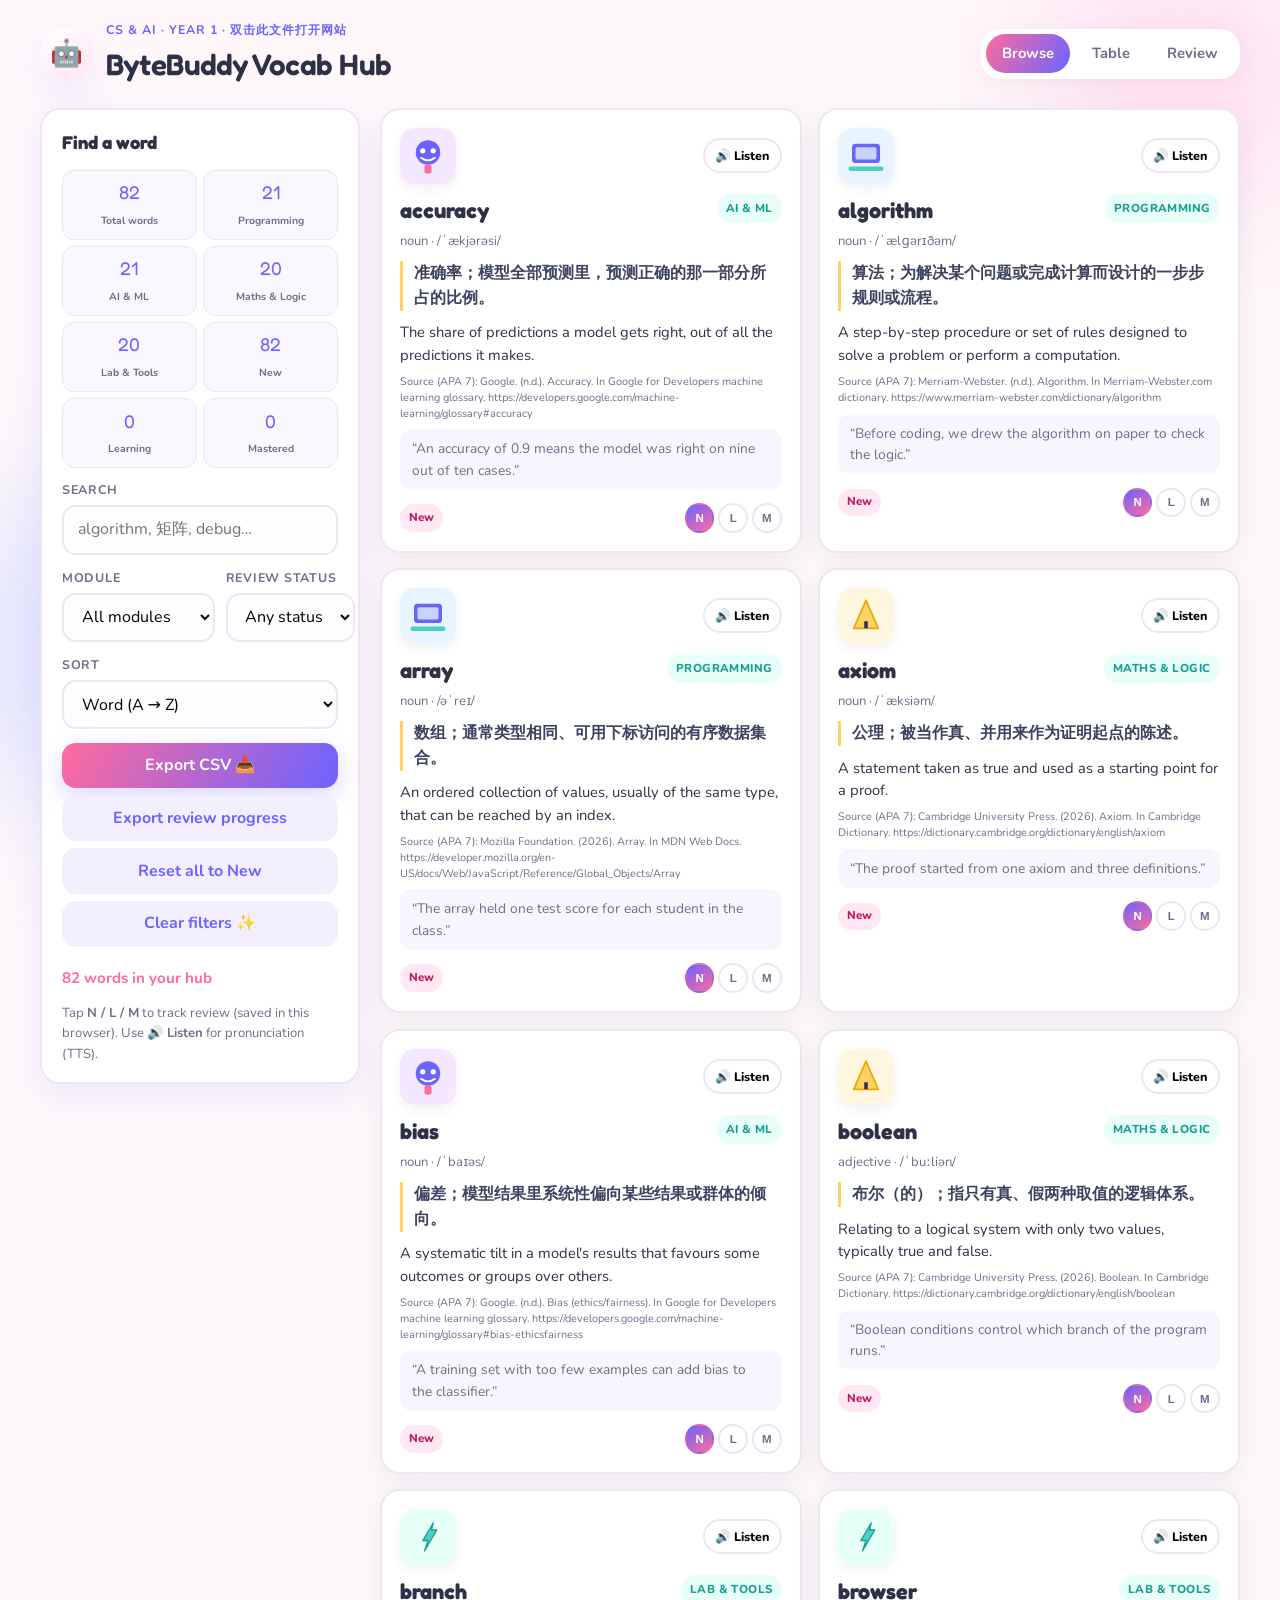
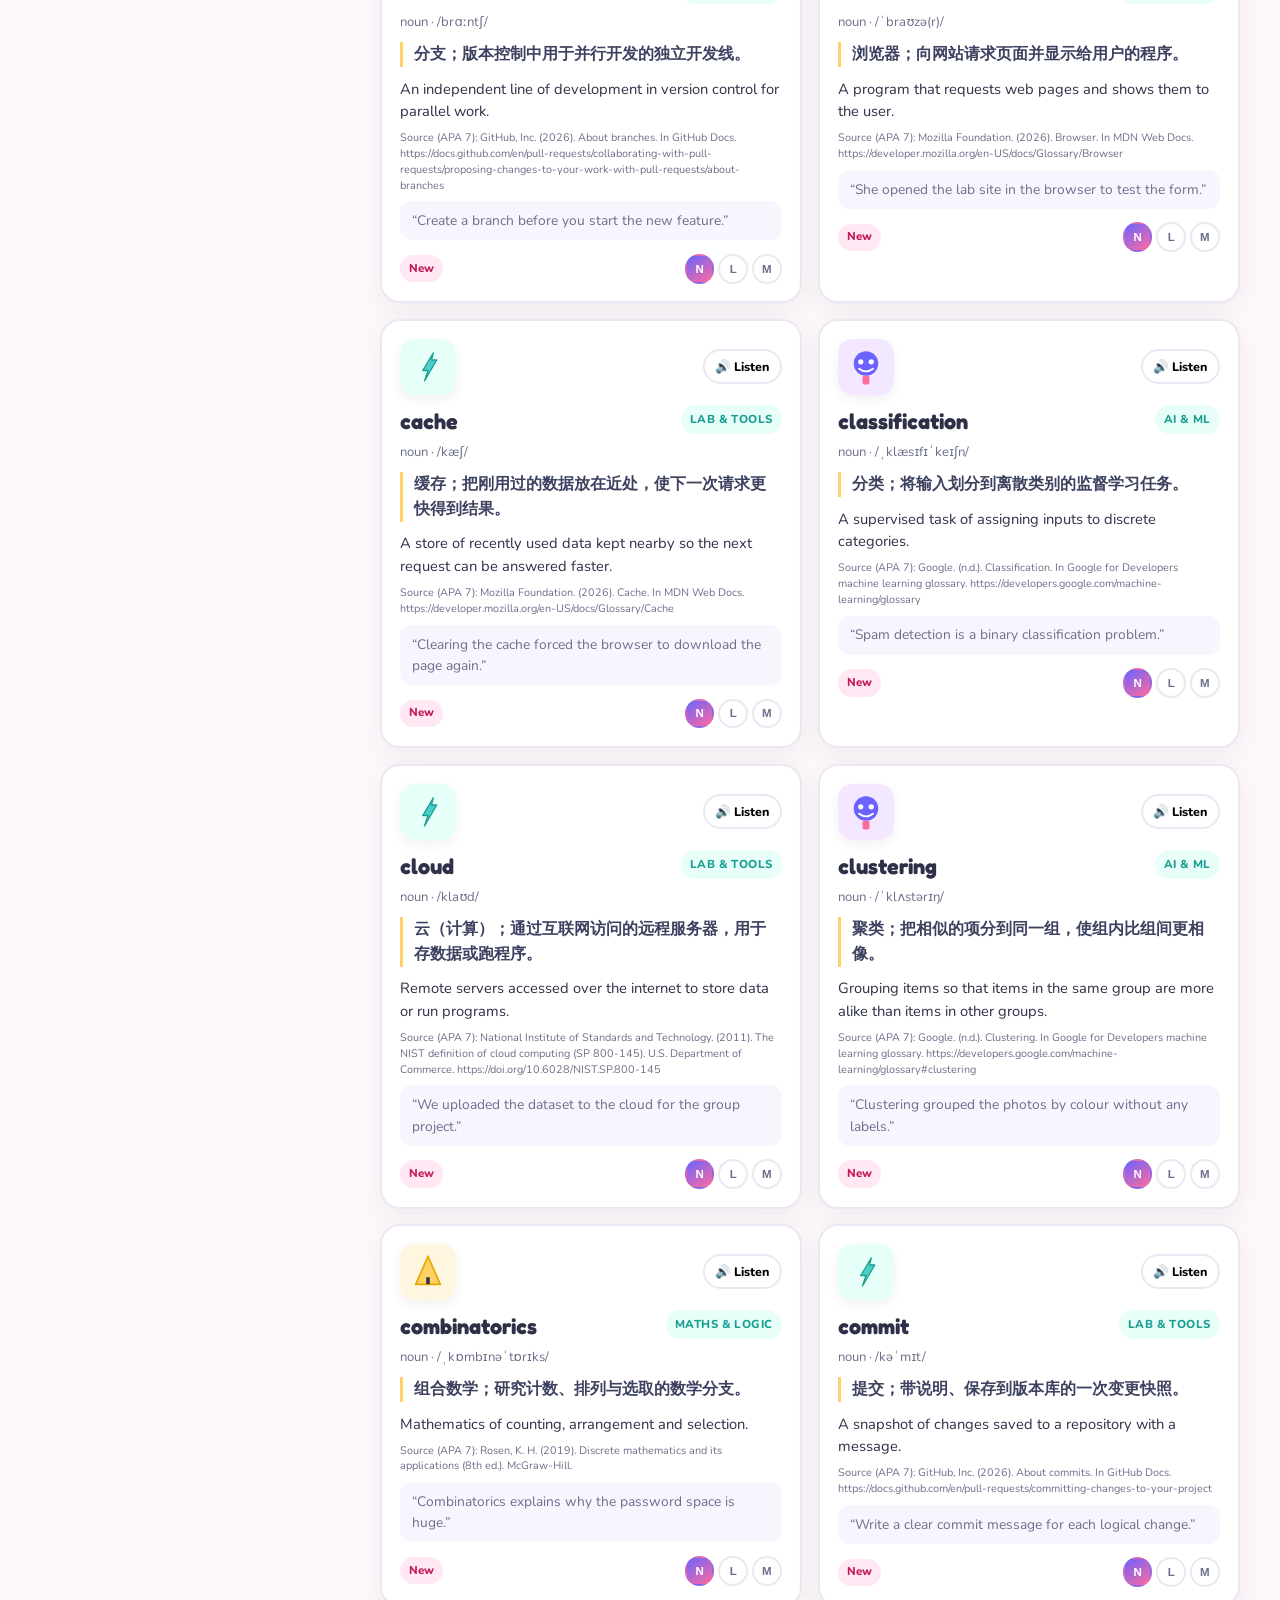
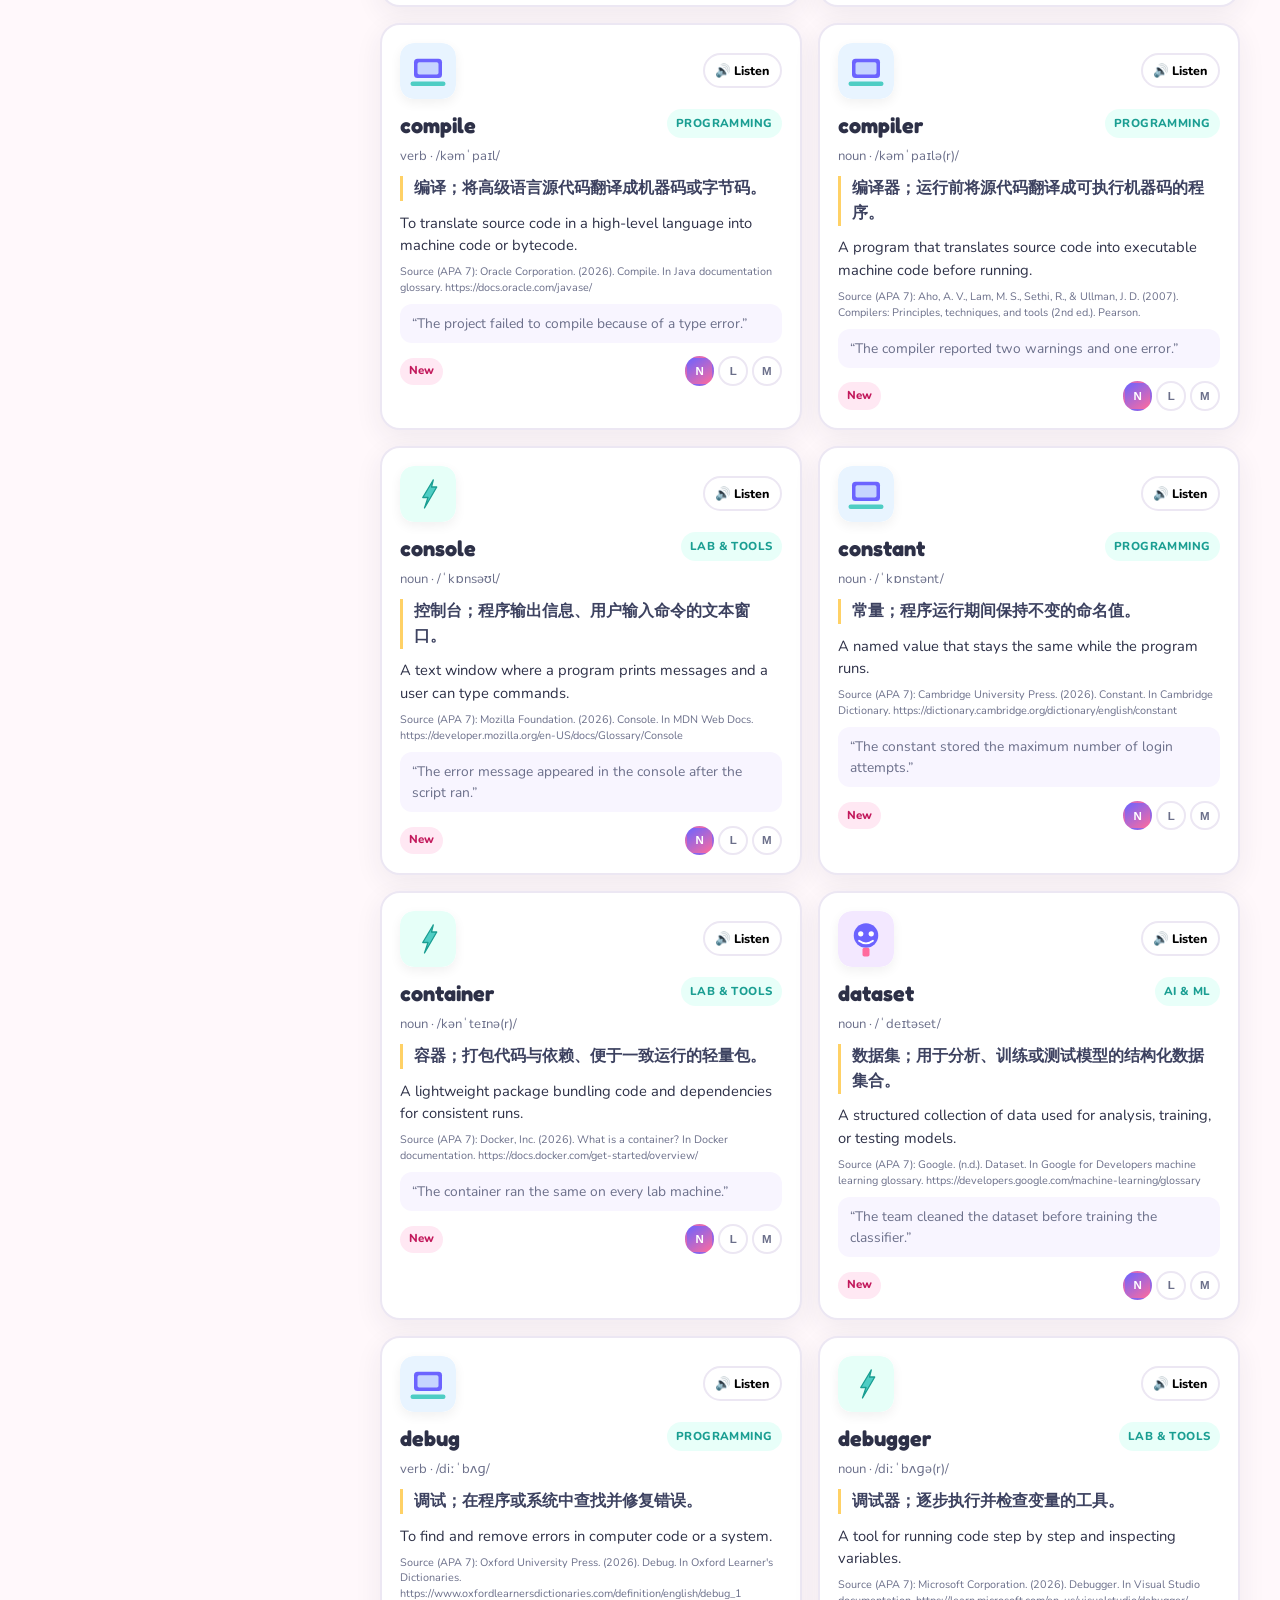
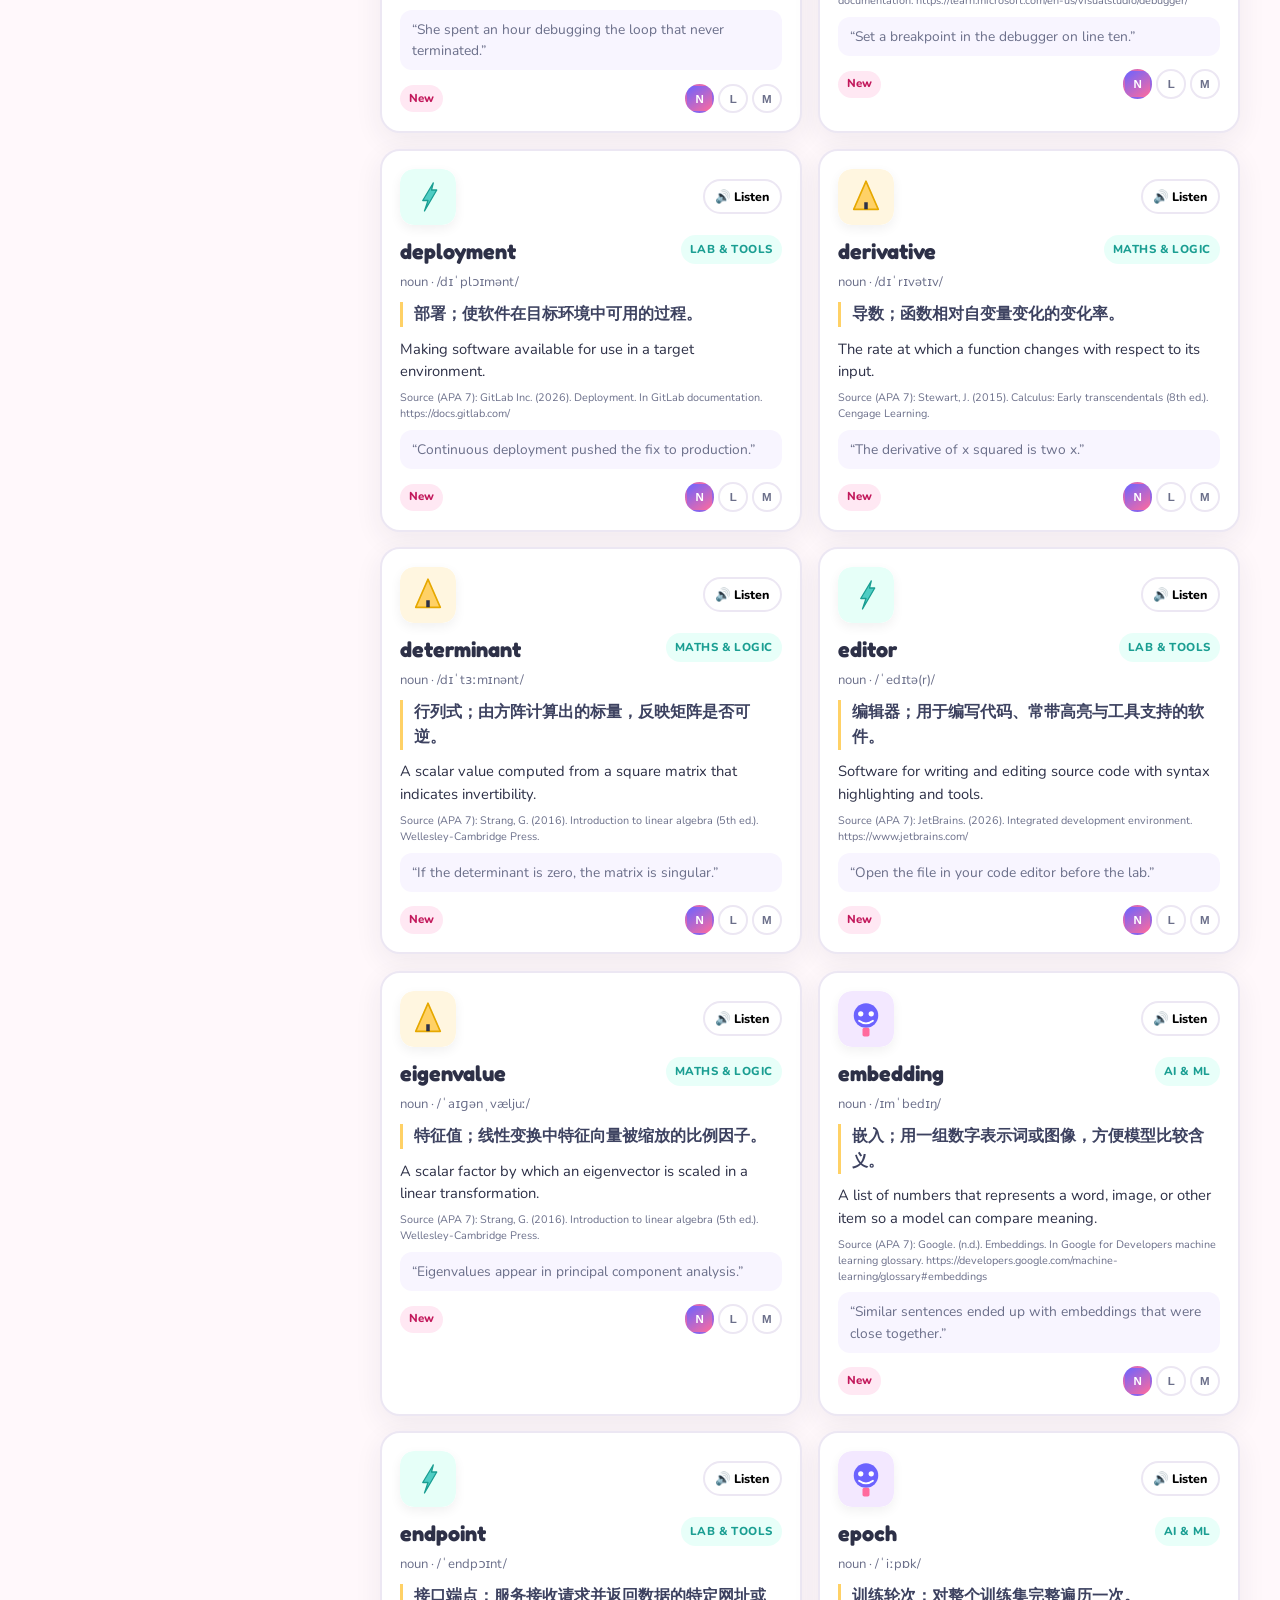
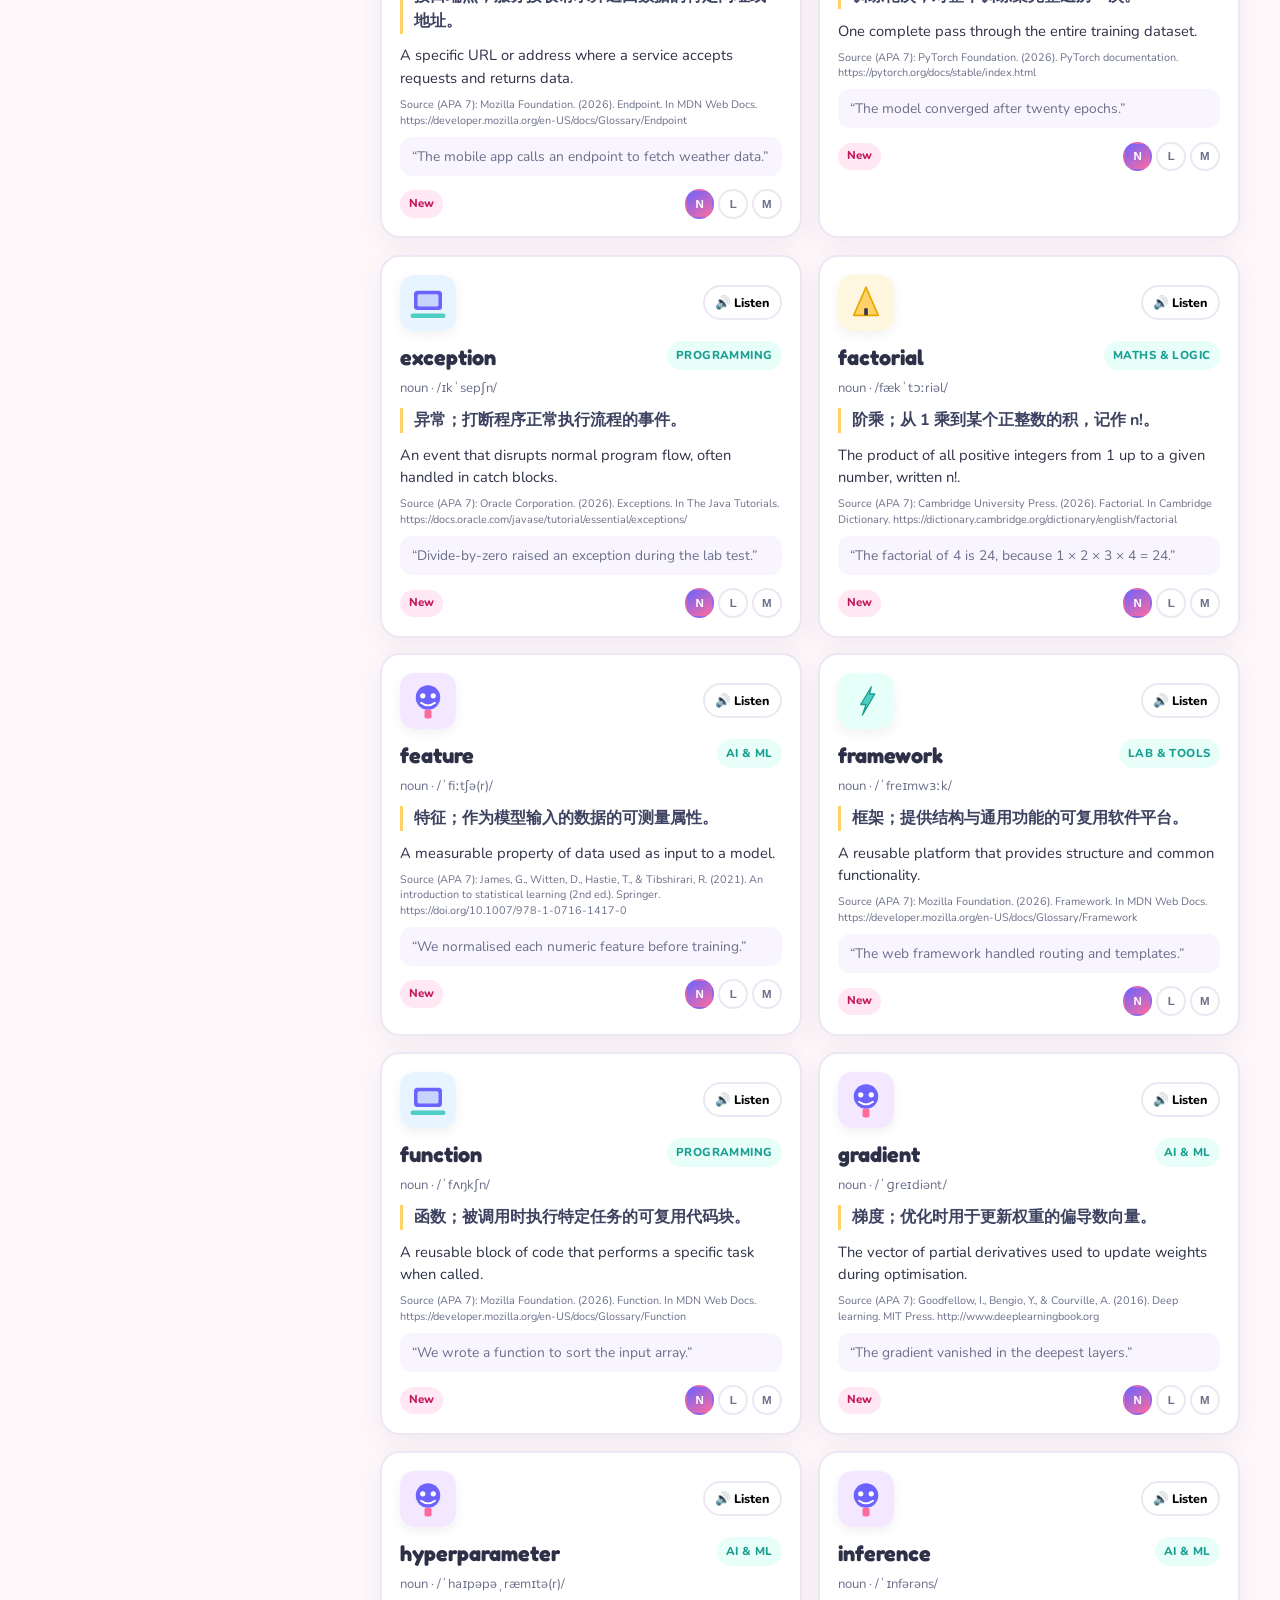
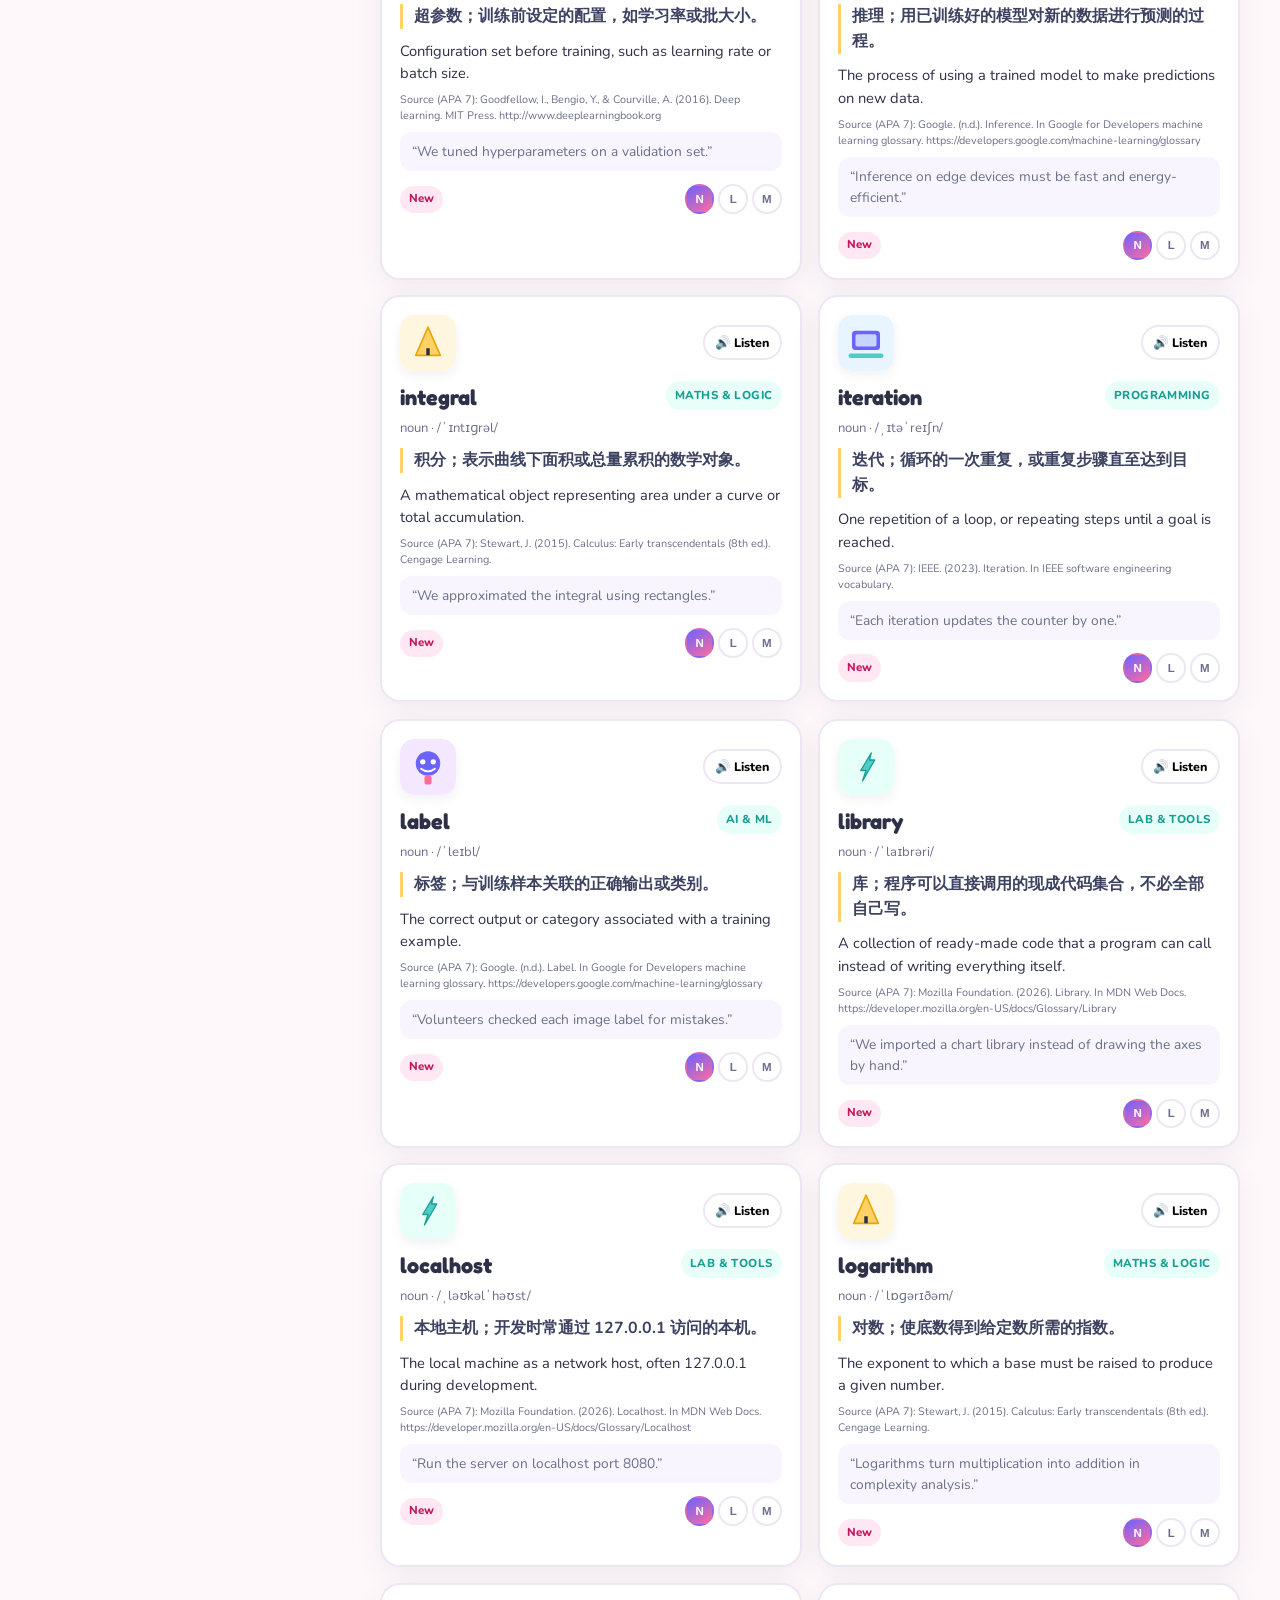
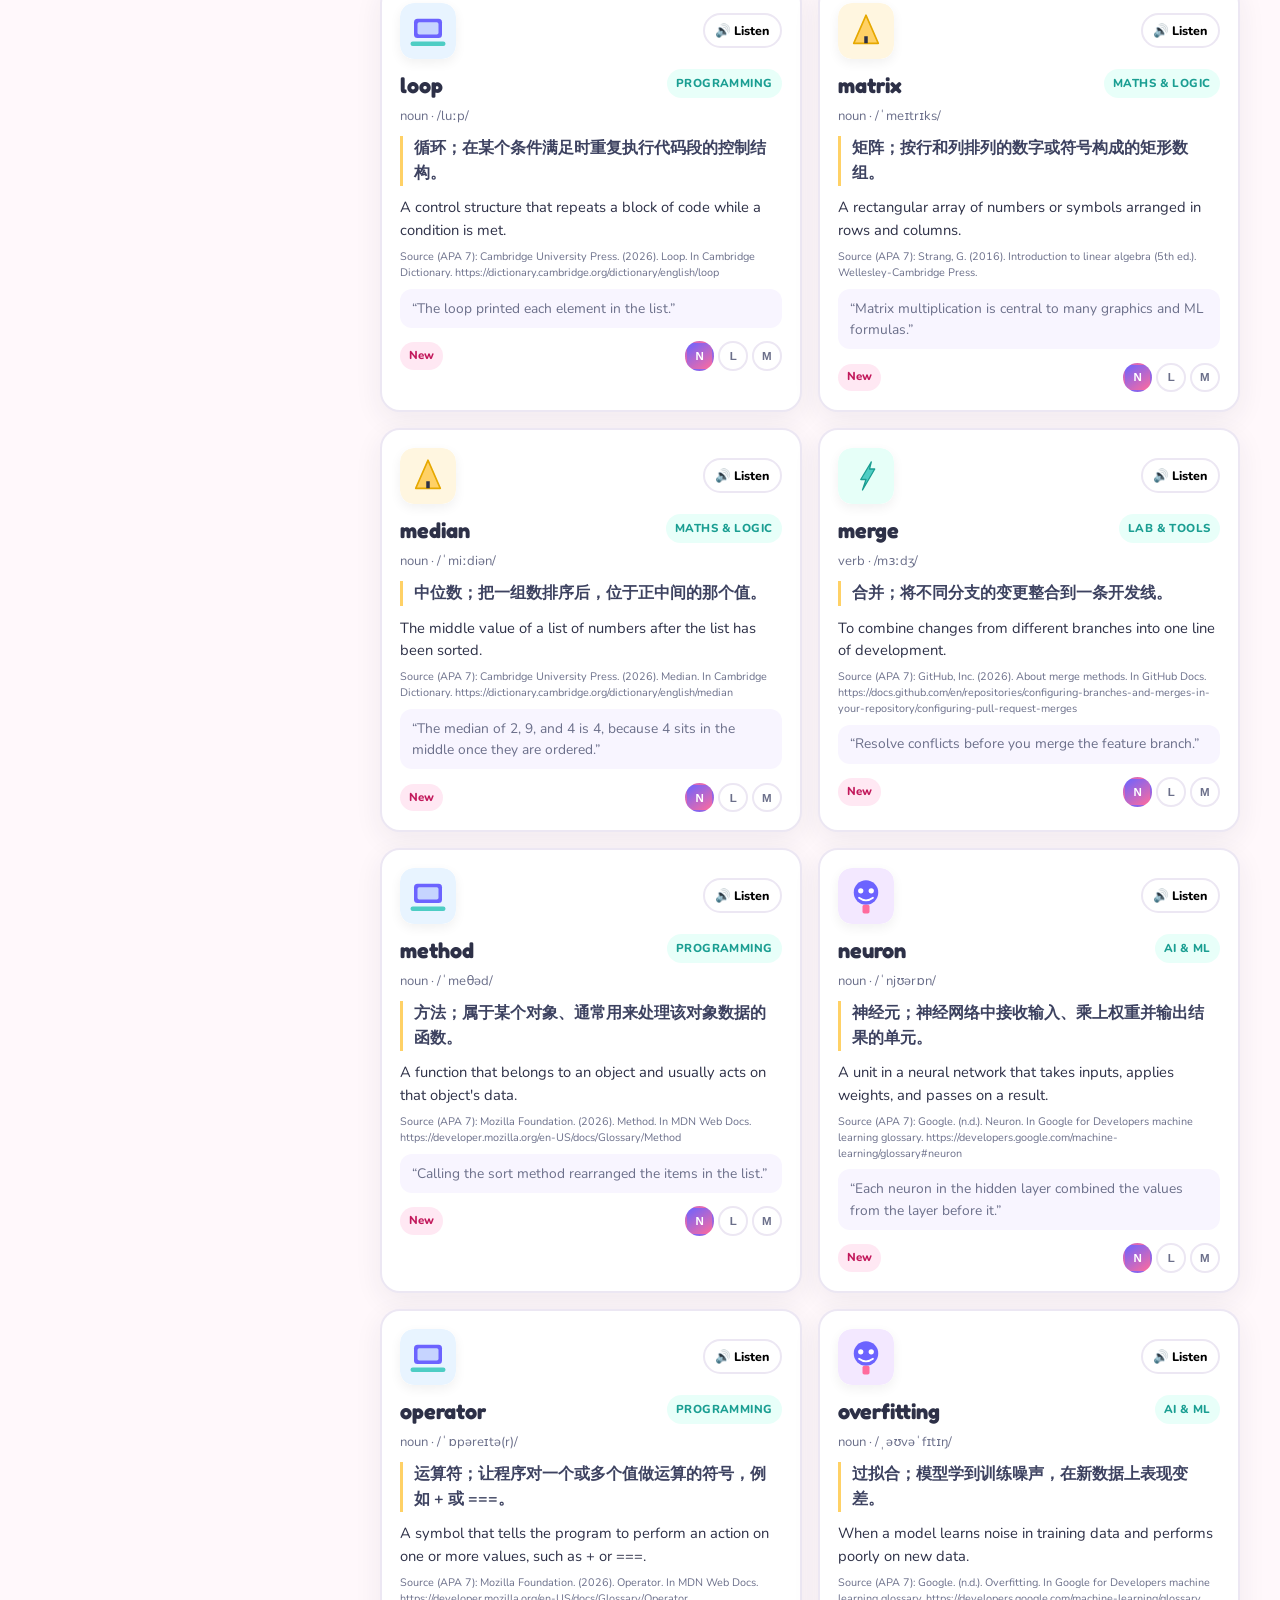
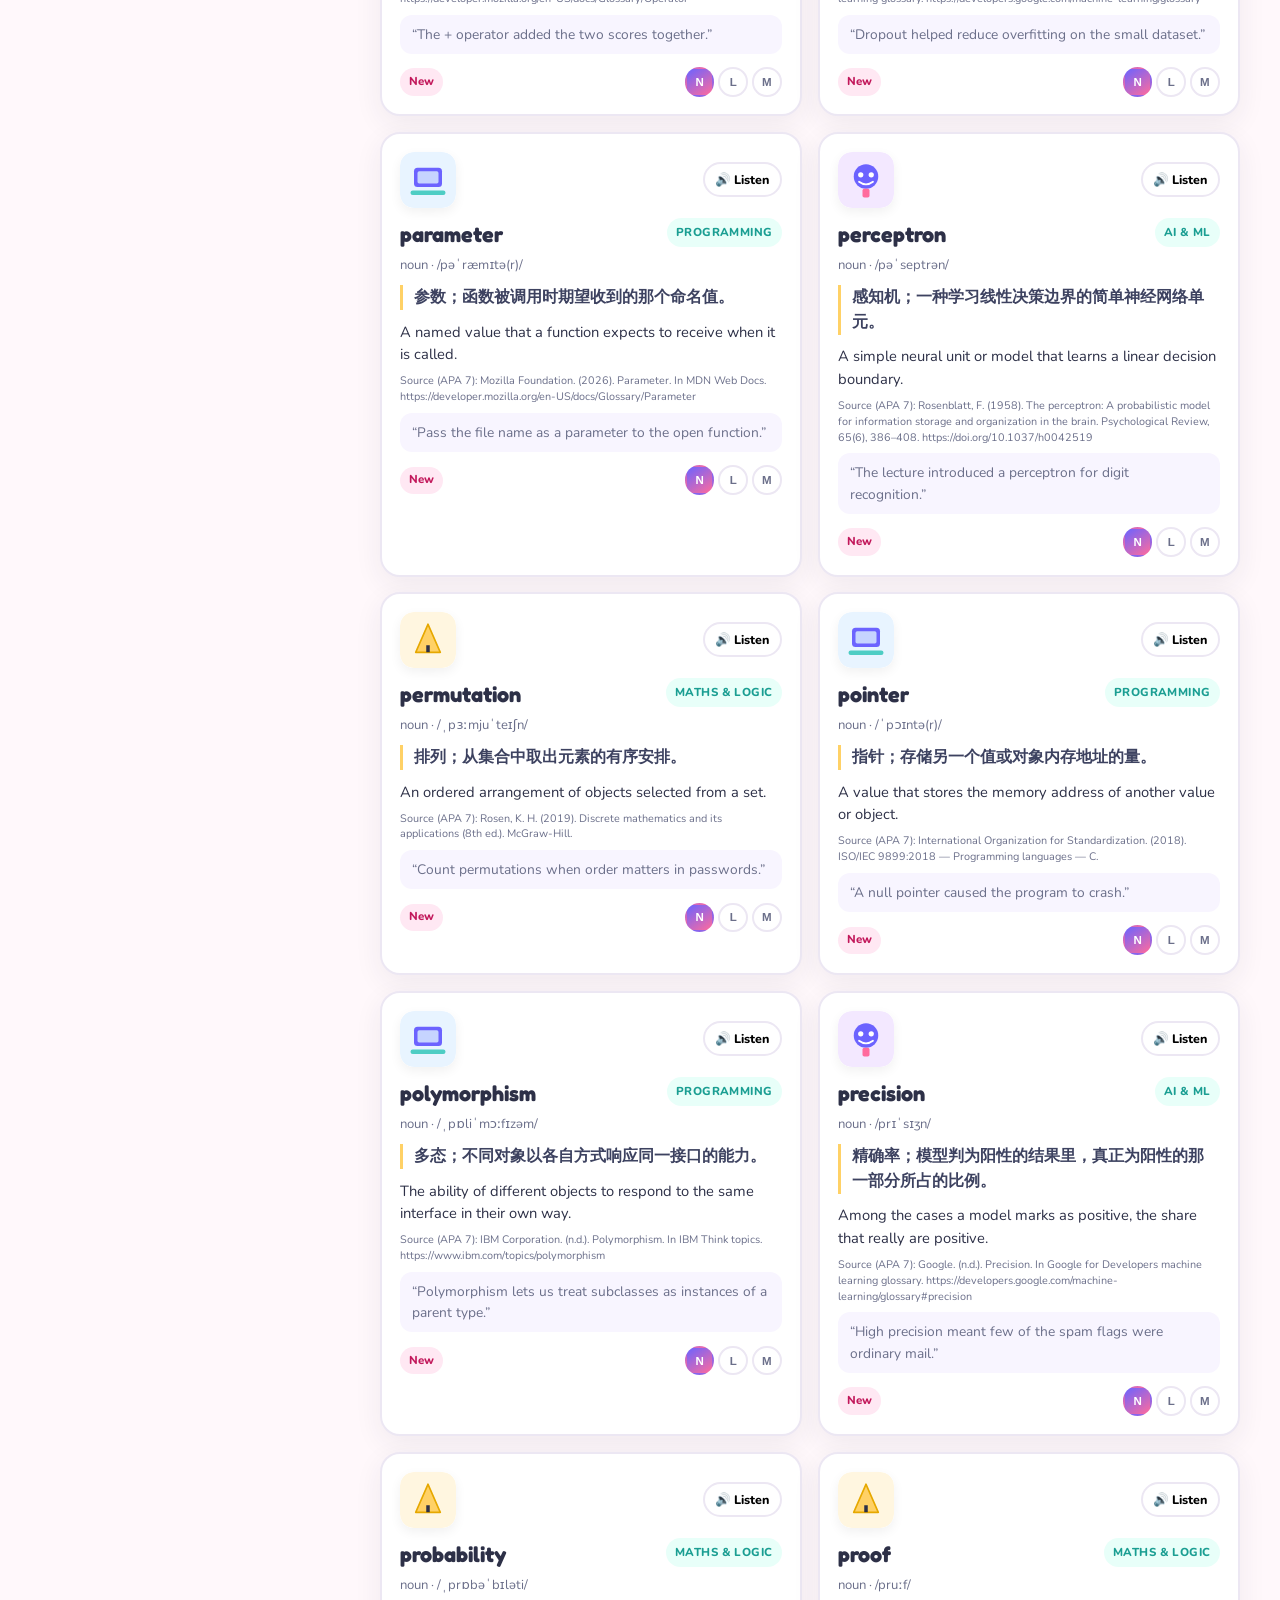
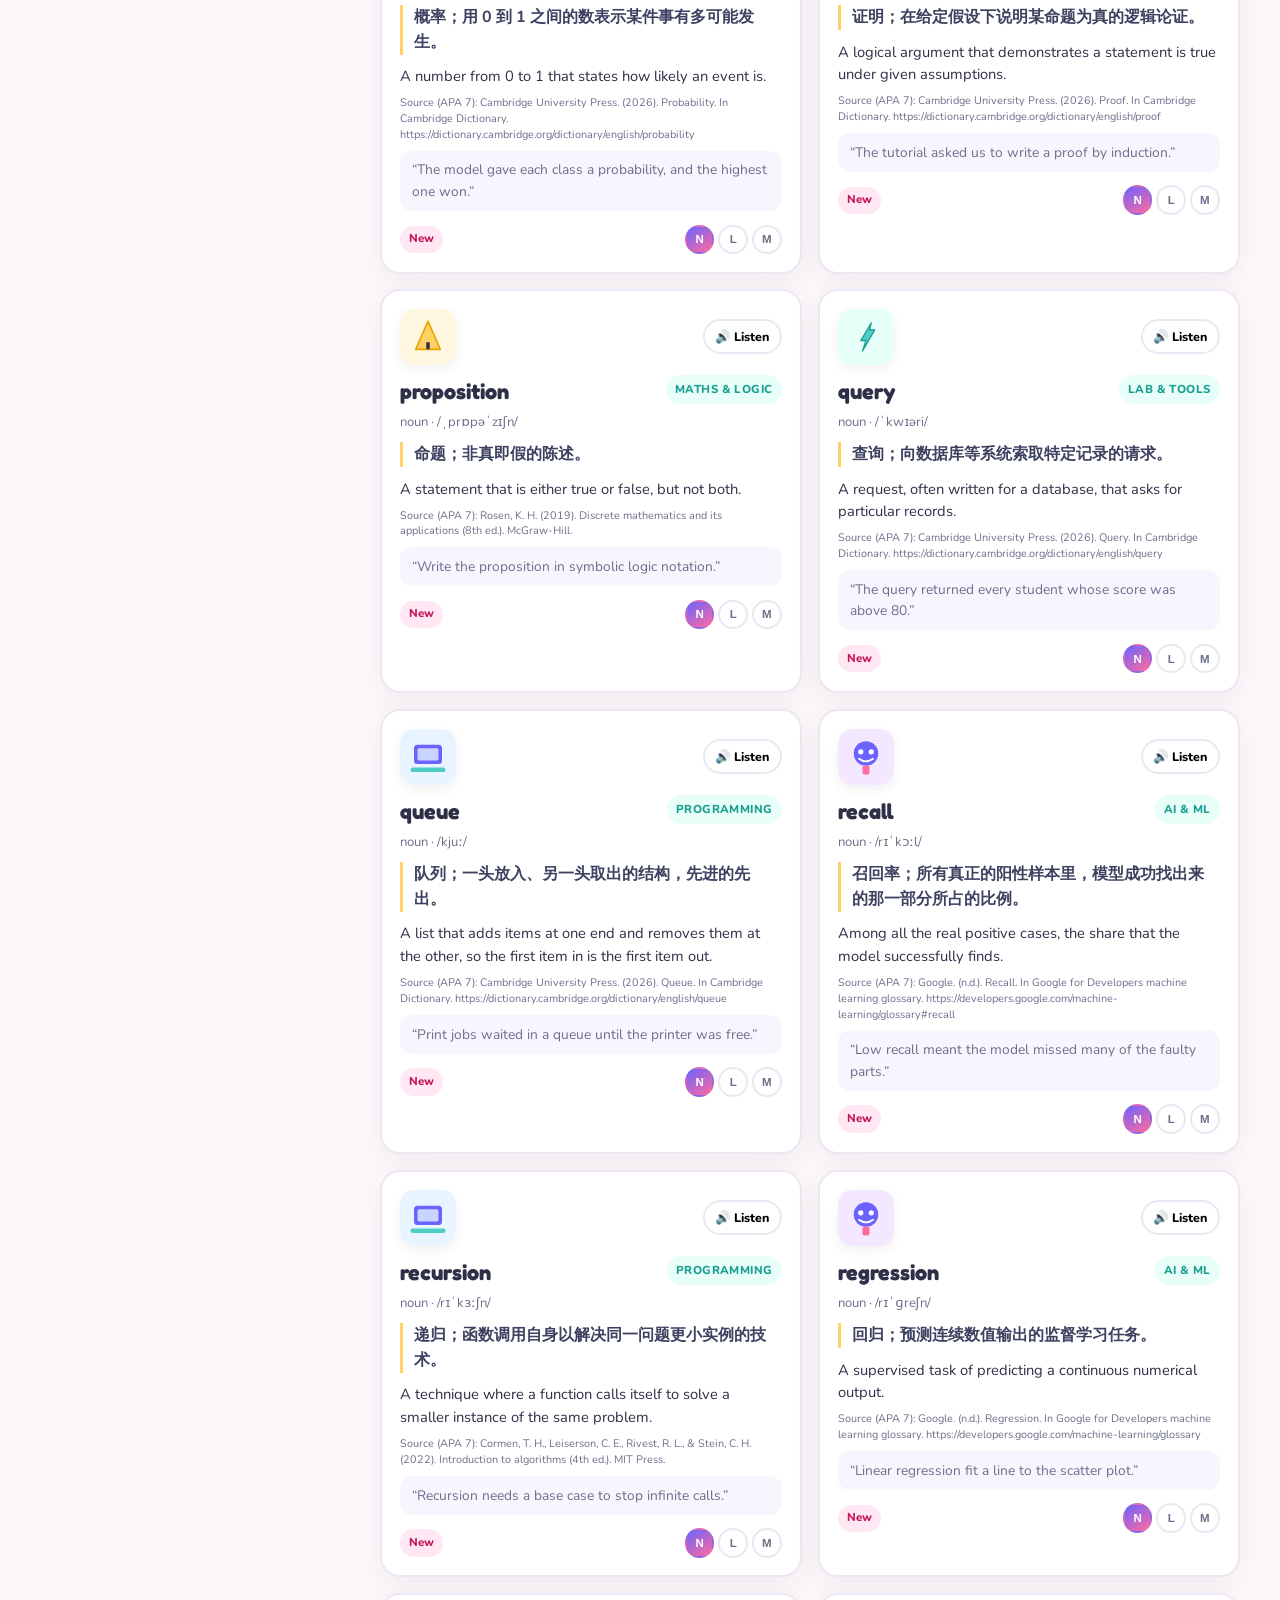
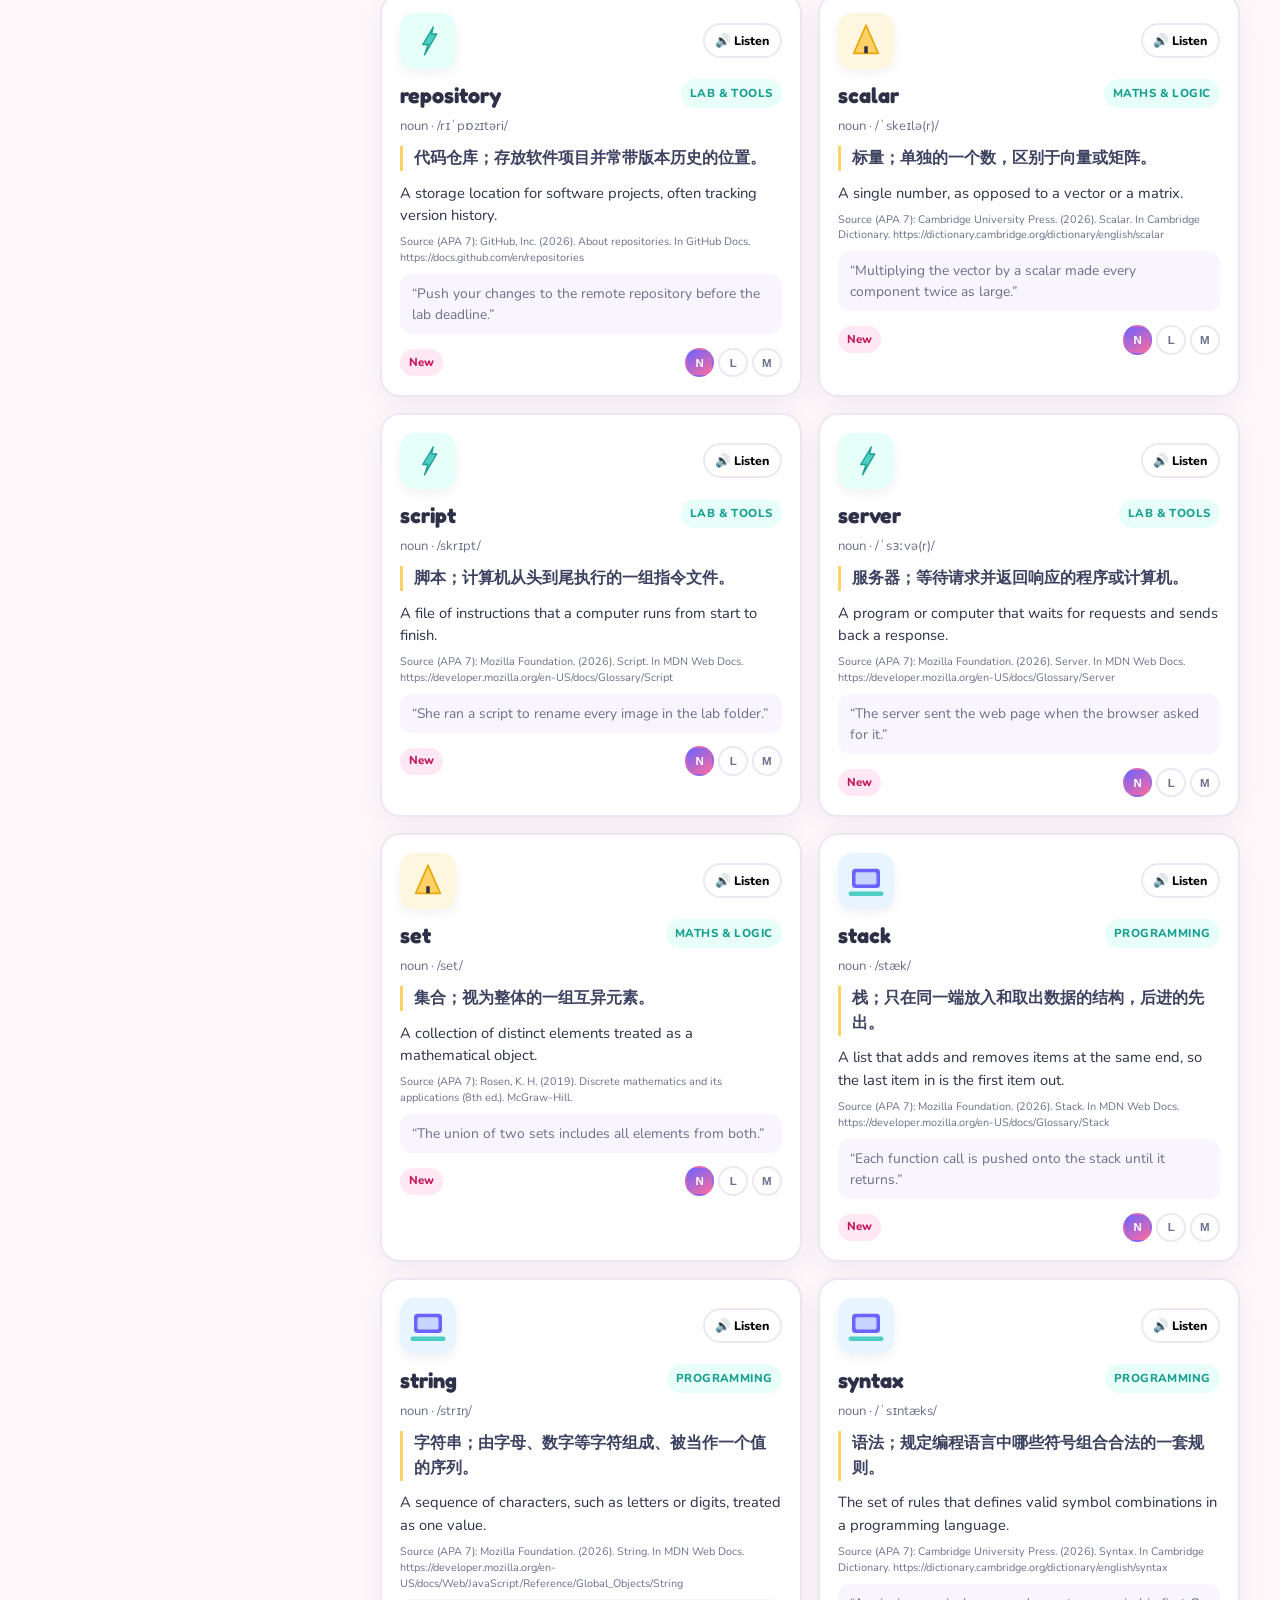
<file: index.html>
<!DOCTYPE html>
<html lang="en">
  <head>
    <meta charset="UTF-8" />
    <meta name="viewport" content="width=device-width, initial-scale=1.0" />
    <title>ByteBuddy Vocab Hub</title>
    <link rel="preconnect" href="https://fonts.googleapis.com" />
    <link rel="preconnect" href="https://fonts.gstatic.com" crossorigin />
    <link
      href="https://fonts.googleapis.com/css2?family=Fredoka:wght@400;500;600&family=Nunito:wght@400;600;700&display=swap"
      rel="stylesheet"
    />
    <link rel="stylesheet" href="website/css/style.css" />
  </head>
  <body
    data-page="browse"
    data-nav-prefix="website/"
    data-asset-prefix="website/"
    data-browse-href="index.html"
  >
    <div class="blob blob-a" aria-hidden="true"></div>
    <div class="blob blob-b" aria-hidden="true"></div>

    <header class="site-header">
      <div class="brand">
        <button type="button" class="mascot" aria-label="Say hi to ByteBuddy">
          <span class="mascot-face">🤖</span>
        </button>
        <div>
          <p class="eyebrow">CS &amp; AI · Year 1 · 双击此文件打开网站</p>
          <h1>ByteBuddy Vocab Hub</h1>
        </div>
      </div>
      <nav class="site-nav" aria-label="Main"></nav>
    </header>

    <main class="layout">
      <section class="panel filters-panel float-in">
        <h2 class="panel-title">Find a word</h2>
        <div id="dashboard-stats" class="dashboard-wrap"></div>
        <label class="field">
          <span class="field-label">Search</span>
          <input
            id="search"
            type="search"
            placeholder="algorithm, 矩阵, debug…"
            autocomplete="off"
          />
        </label>
        <div class="field-row">
          <label class="field">
            <span class="field-label">Module</span>
            <select id="filter-module">
              <option value="">All modules</option>
              <option value="Programming">Programming</option>
              <option value="AI &amp; ML">AI &amp; ML</option>
              <option value="Maths &amp; Logic">Maths &amp; Logic</option>
              <option value="Lab &amp; Tools">Lab &amp; Tools</option>
            </select>
          </label>
          <label class="field">
            <span class="field-label">Review status</span>
            <select id="filter-review">
              <option value="">Any status</option>
              <option value="New">New</option>
              <option value="Learning">Learning</option>
              <option value="Mastered">Mastered</option>
            </select>
          </label>
        </div>
        <label class="field">
          <span class="field-label">Sort</span>
          <select id="filter-sort">
            <option value="word-asc">Word (A → Z)</option>
            <option value="word-desc">Word (Z → A)</option>
            <option value="module-asc">Module, then word</option>
            <option value="date-desc">Word length</option>
            <option value="status-group">Review status</option>
          </select>
        </label>
        <button type="button" id="btn-export-csv" class="btn-primary">
          Export CSV 📥
        </button>
        <button type="button" id="btn-export-review" class="btn-secondary">
          Export review progress
        </button>
        <button type="button" id="btn-reset-review" class="btn-secondary">
          Reset all to New
        </button>
        <button type="button" id="btn-clear-filters" class="btn-secondary">
          Clear filters ✨
        </button>
        <p id="result-stats" class="result-stats"></p>
        <p class="hint">
          Tap <strong>N / L / M</strong> to track review (saved in this browser).
          Use <strong>🔊 Listen</strong> for pronunciation (TTS).
        </p>
      </section>

      <section class="content-area">
        <div id="empty-state" class="empty-state" hidden>
          <p class="empty-emoji">🔍</p>
          <p>No matches — try another filter or search term.</p>
        </div>
        <div id="card-grid" class="card-grid"></div>
      </section>
    </main>

    <footer class="site-footer">
      <p>Vocabulary database · <span data-db-version></span> · 82 CS terms</p>
    </footer>

    <script src="website/js/vocab-extra.js"></script>
    <script src="website/js/words.js"></script>
    <script src="website/js/review-storage.js"></script>
    <script src="website/js/shared.js"></script>
    <script src="website/js/export-sort.js"></script>
    <script src="website/js/speech.js"></script>
    <script src="website/js/dashboard.js"></script>
    <script src="website/js/nav.js"></script>
    <script src="website/js/app.js"></script>
    <script>
      document.getElementById("btn-export-review")?.addEventListener("click", exportReviewProgressJson);
      document.getElementById("btn-reset-review")?.addEventListener("click", () => {
        if (confirm("Clear all review marks in this browser? Every word will show as New again.")) {
          clearAllReviewOverrides();
          renderBrowse();
        }
      });
    </script>
  </body>
</html>
</file>
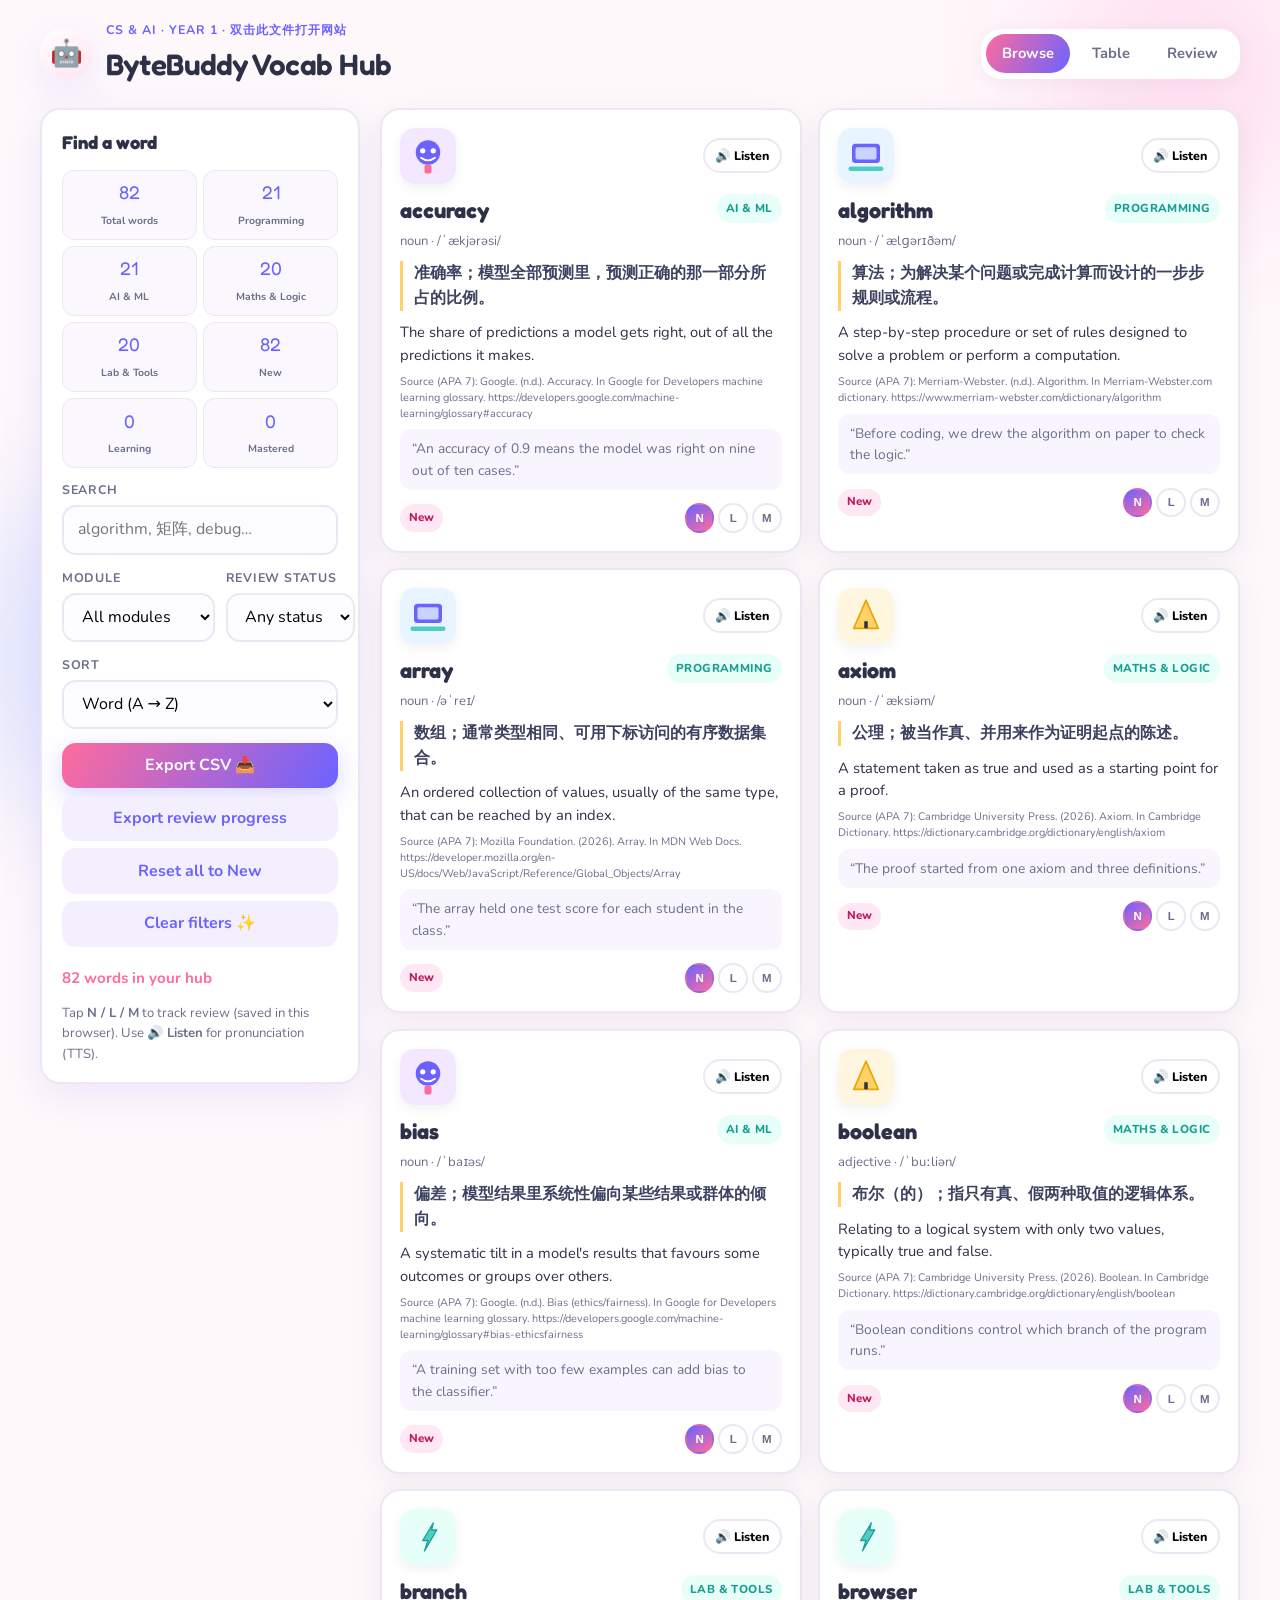
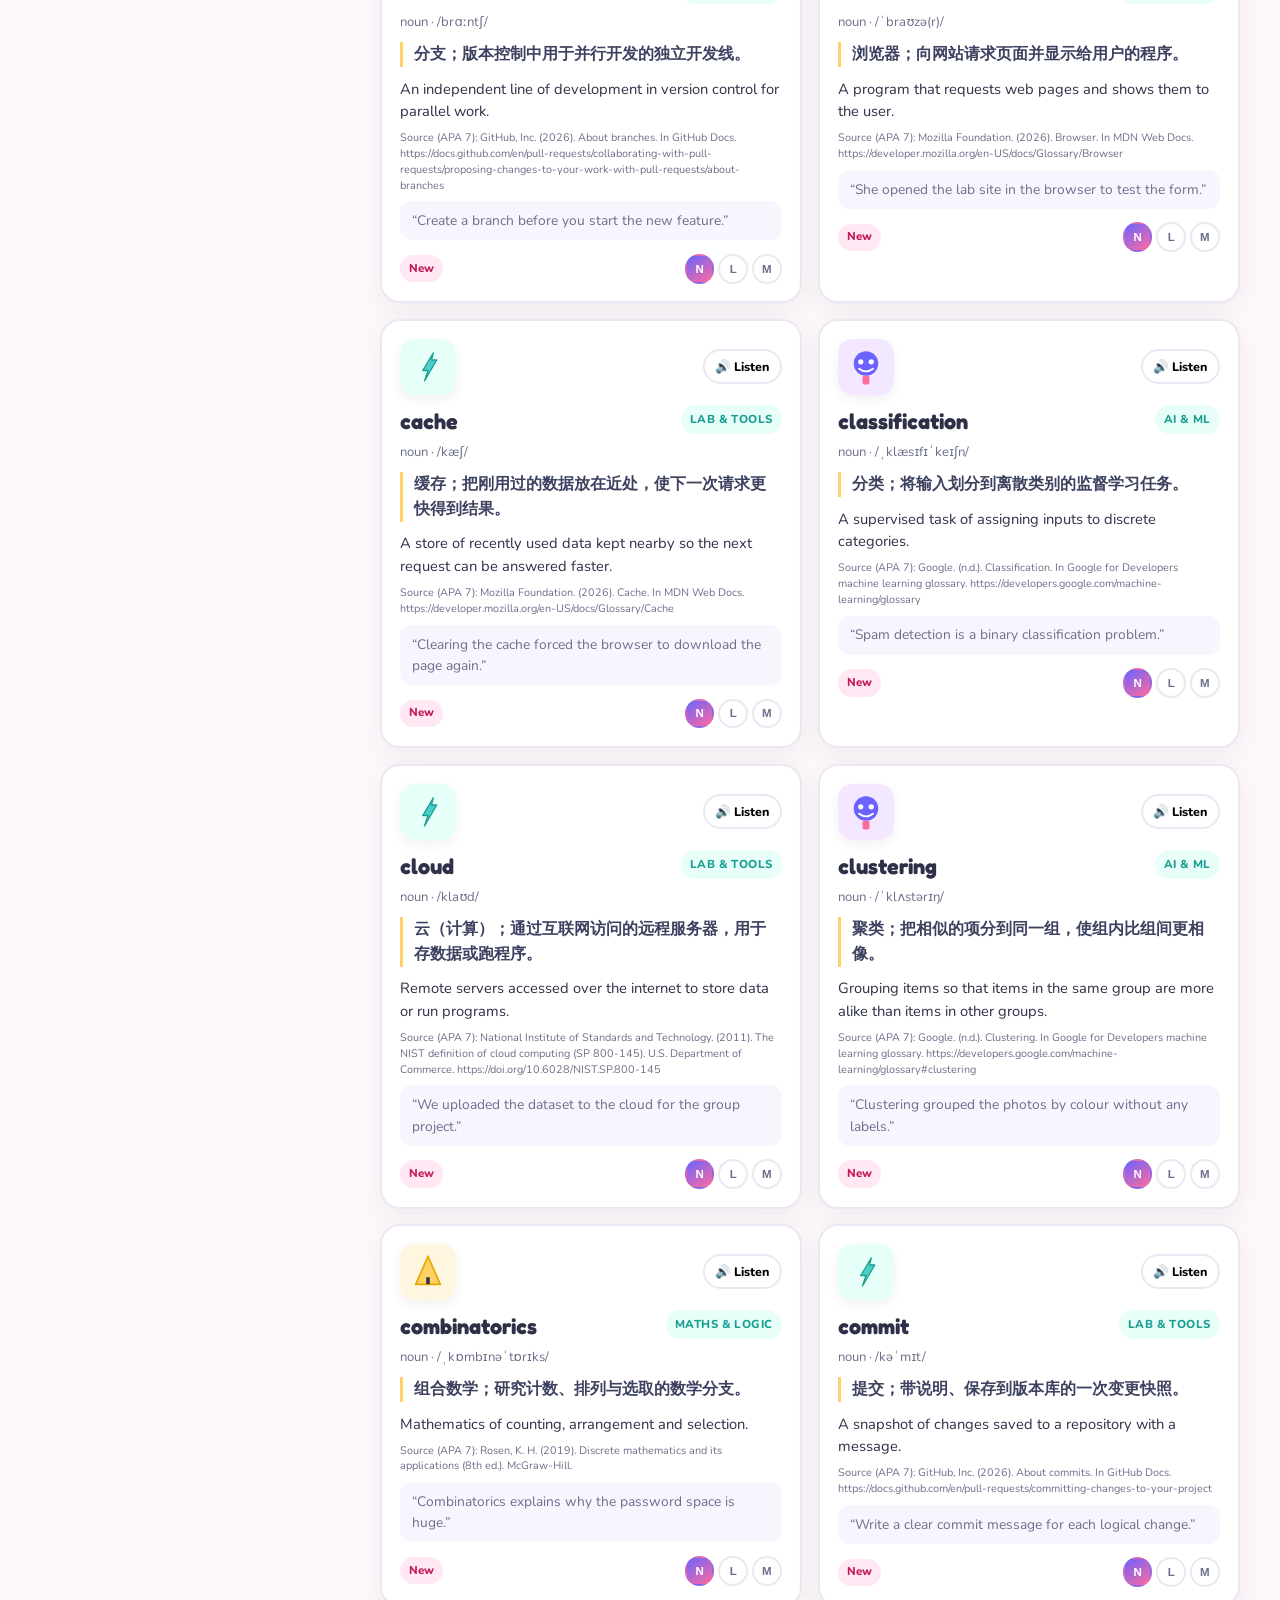
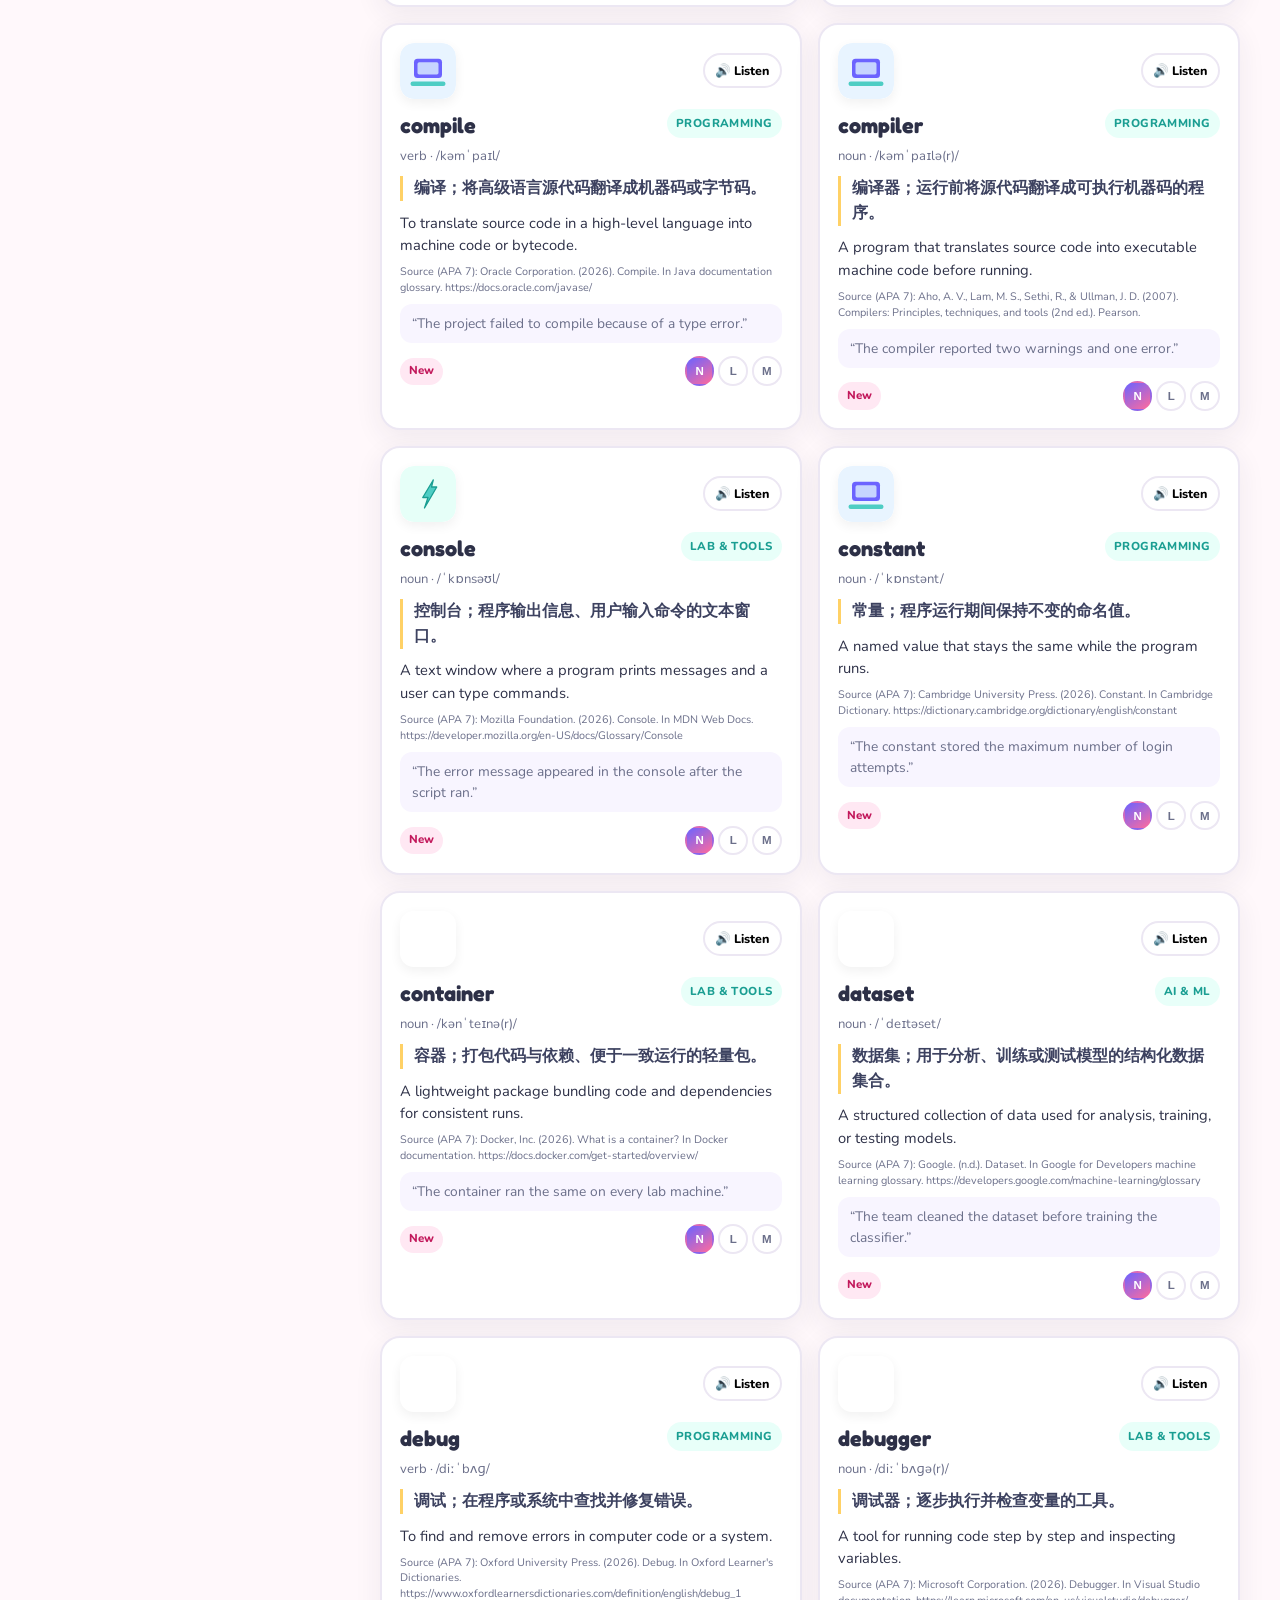
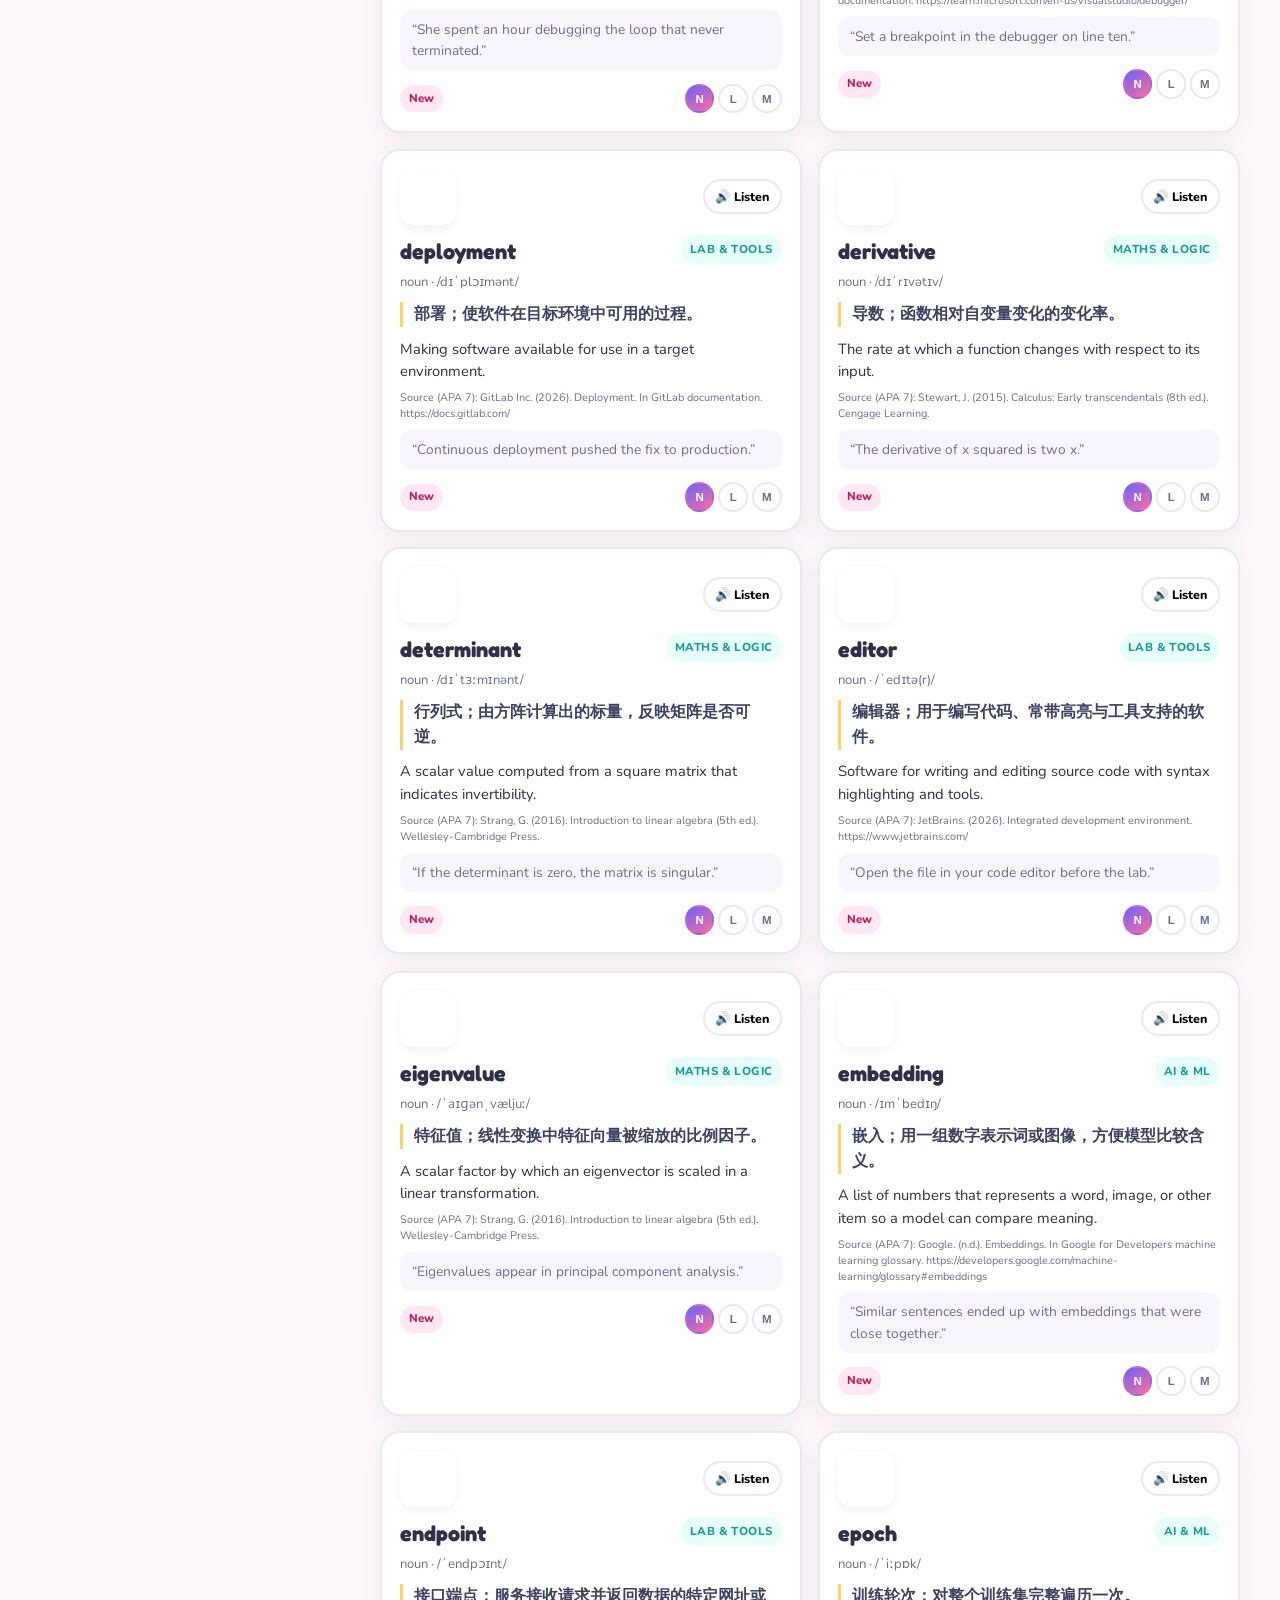
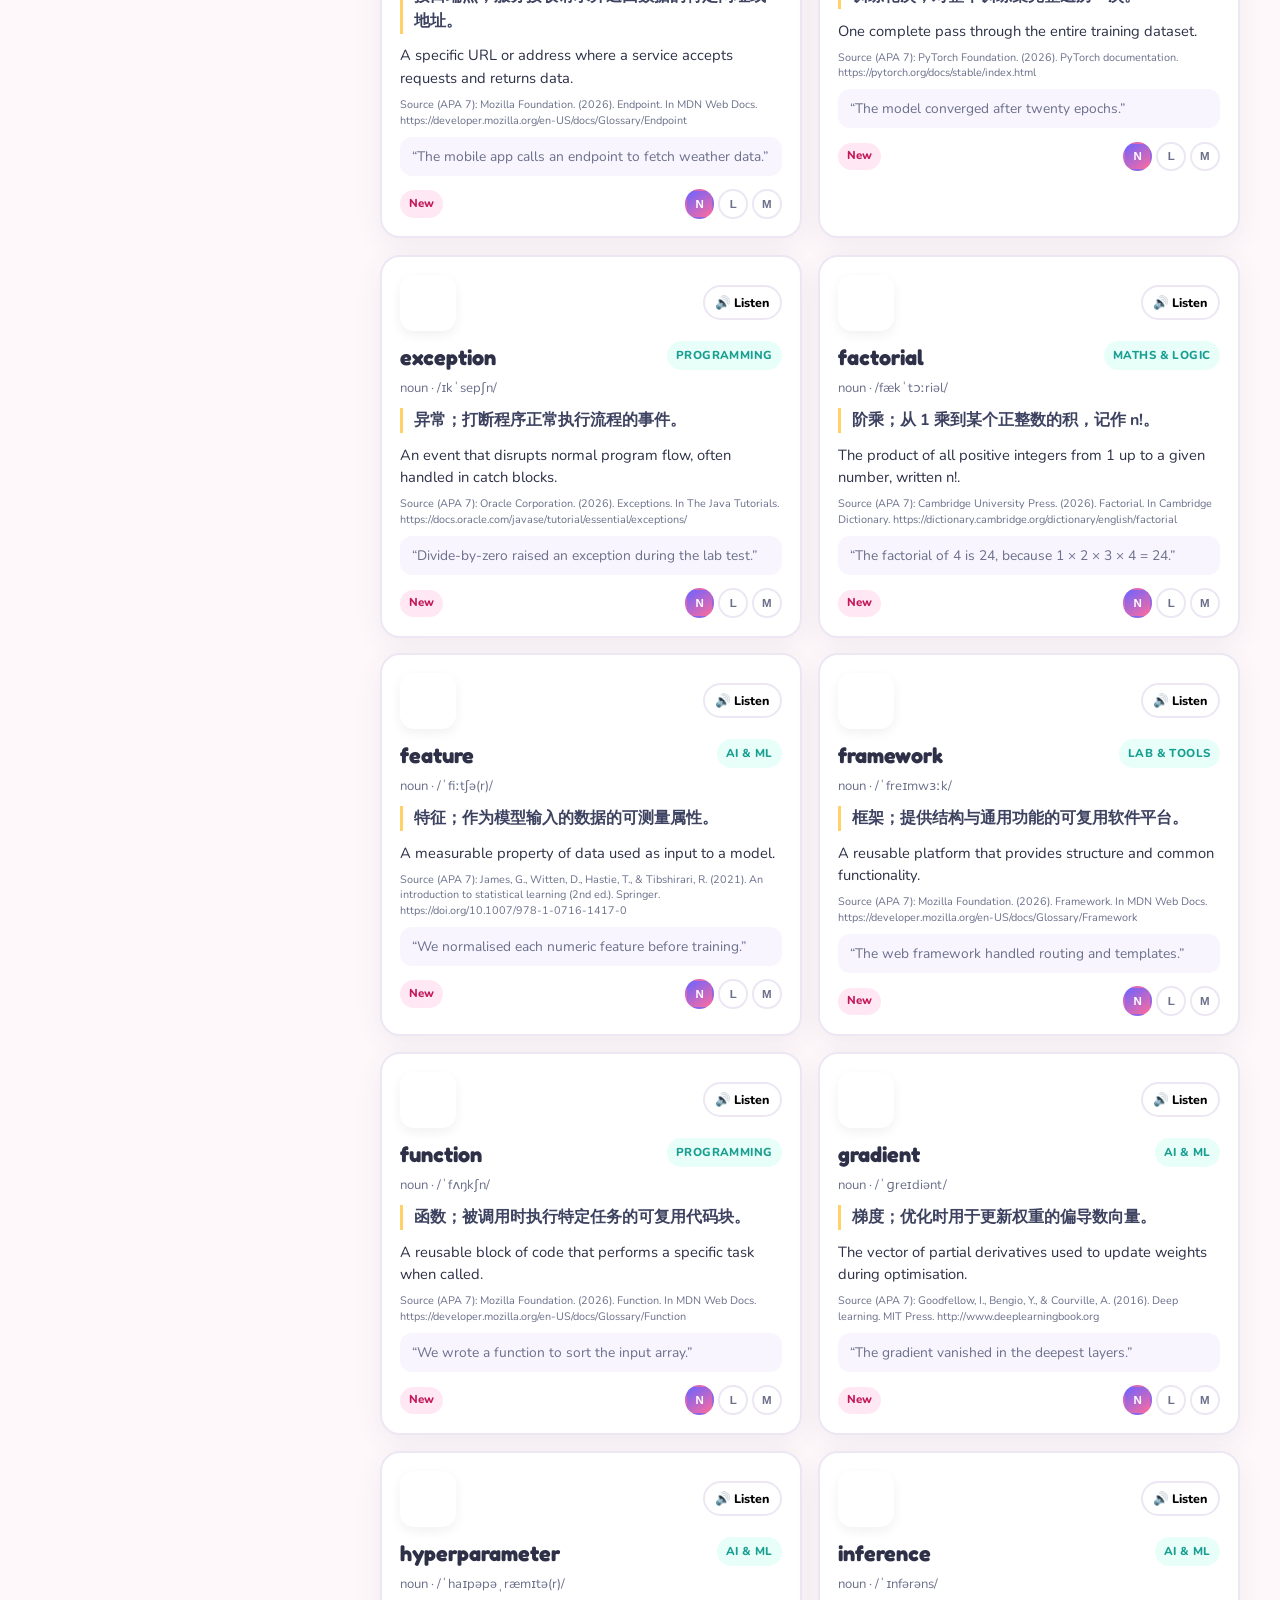
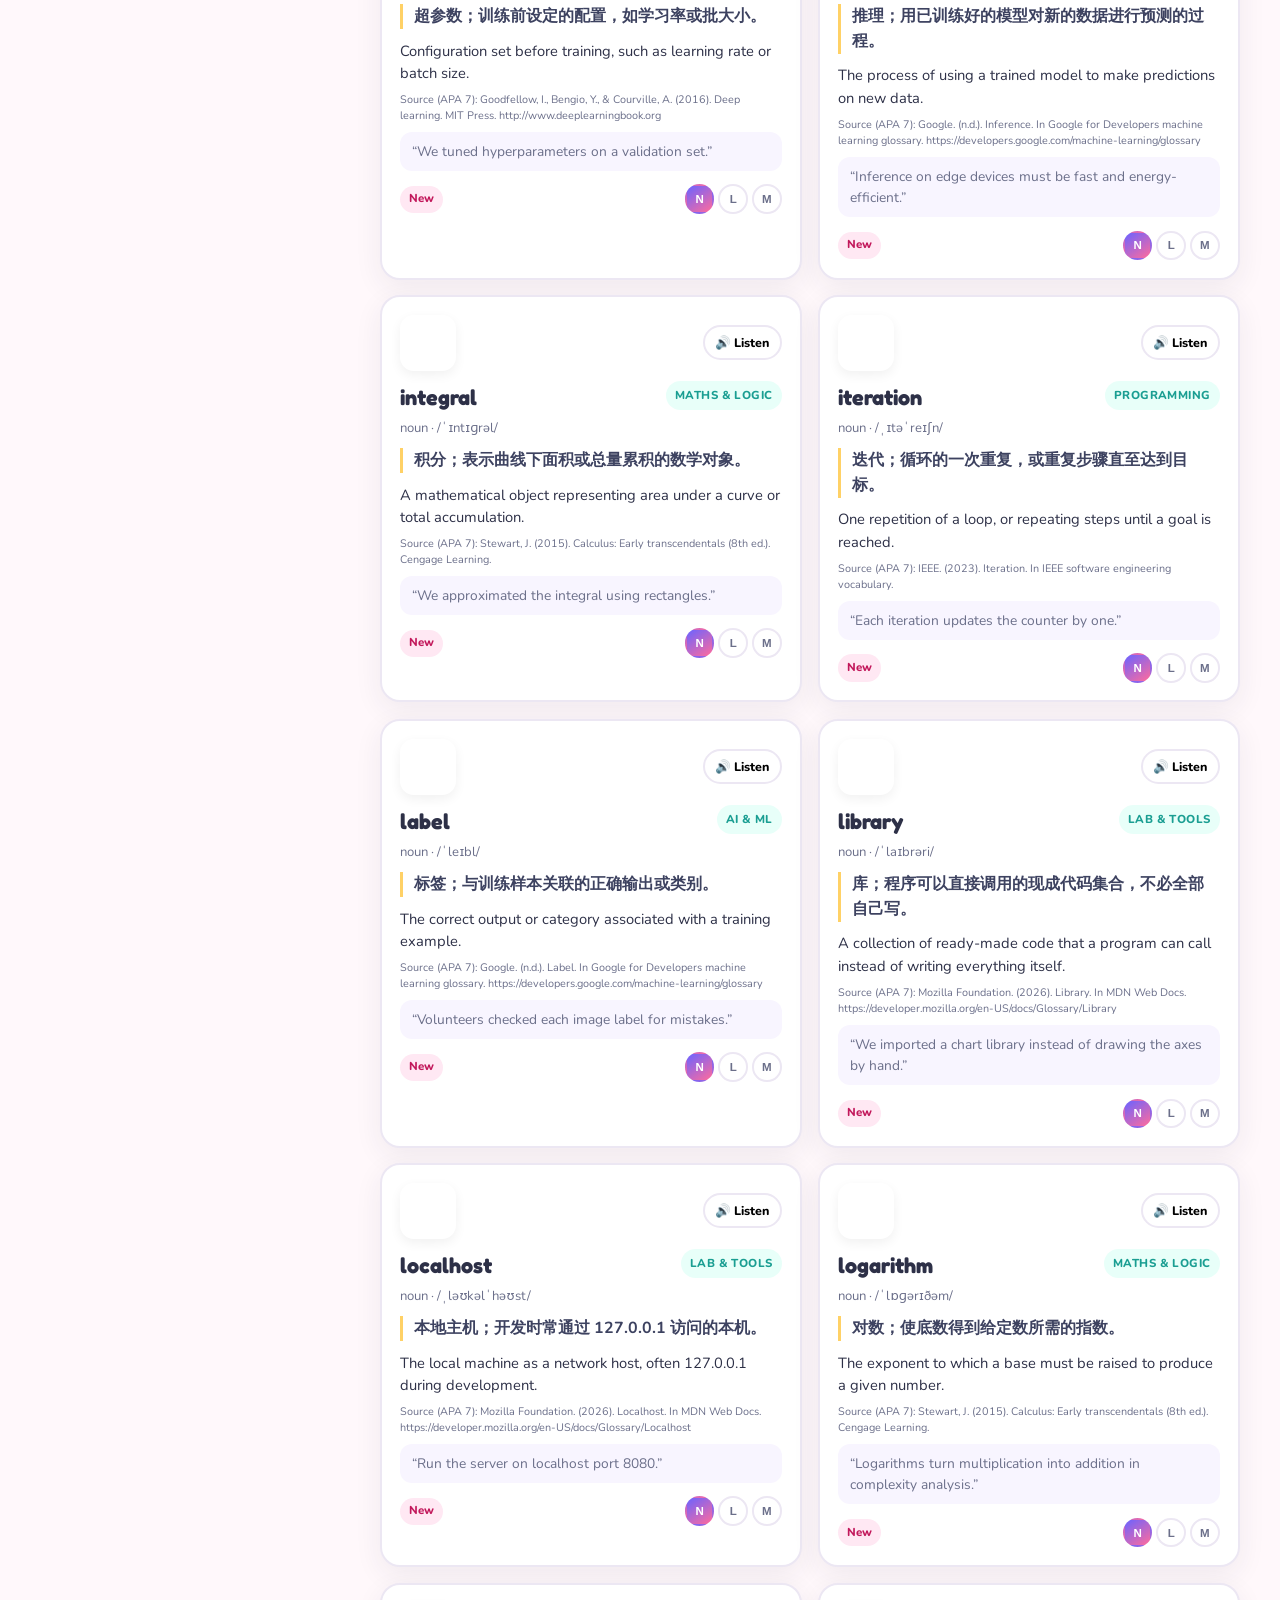
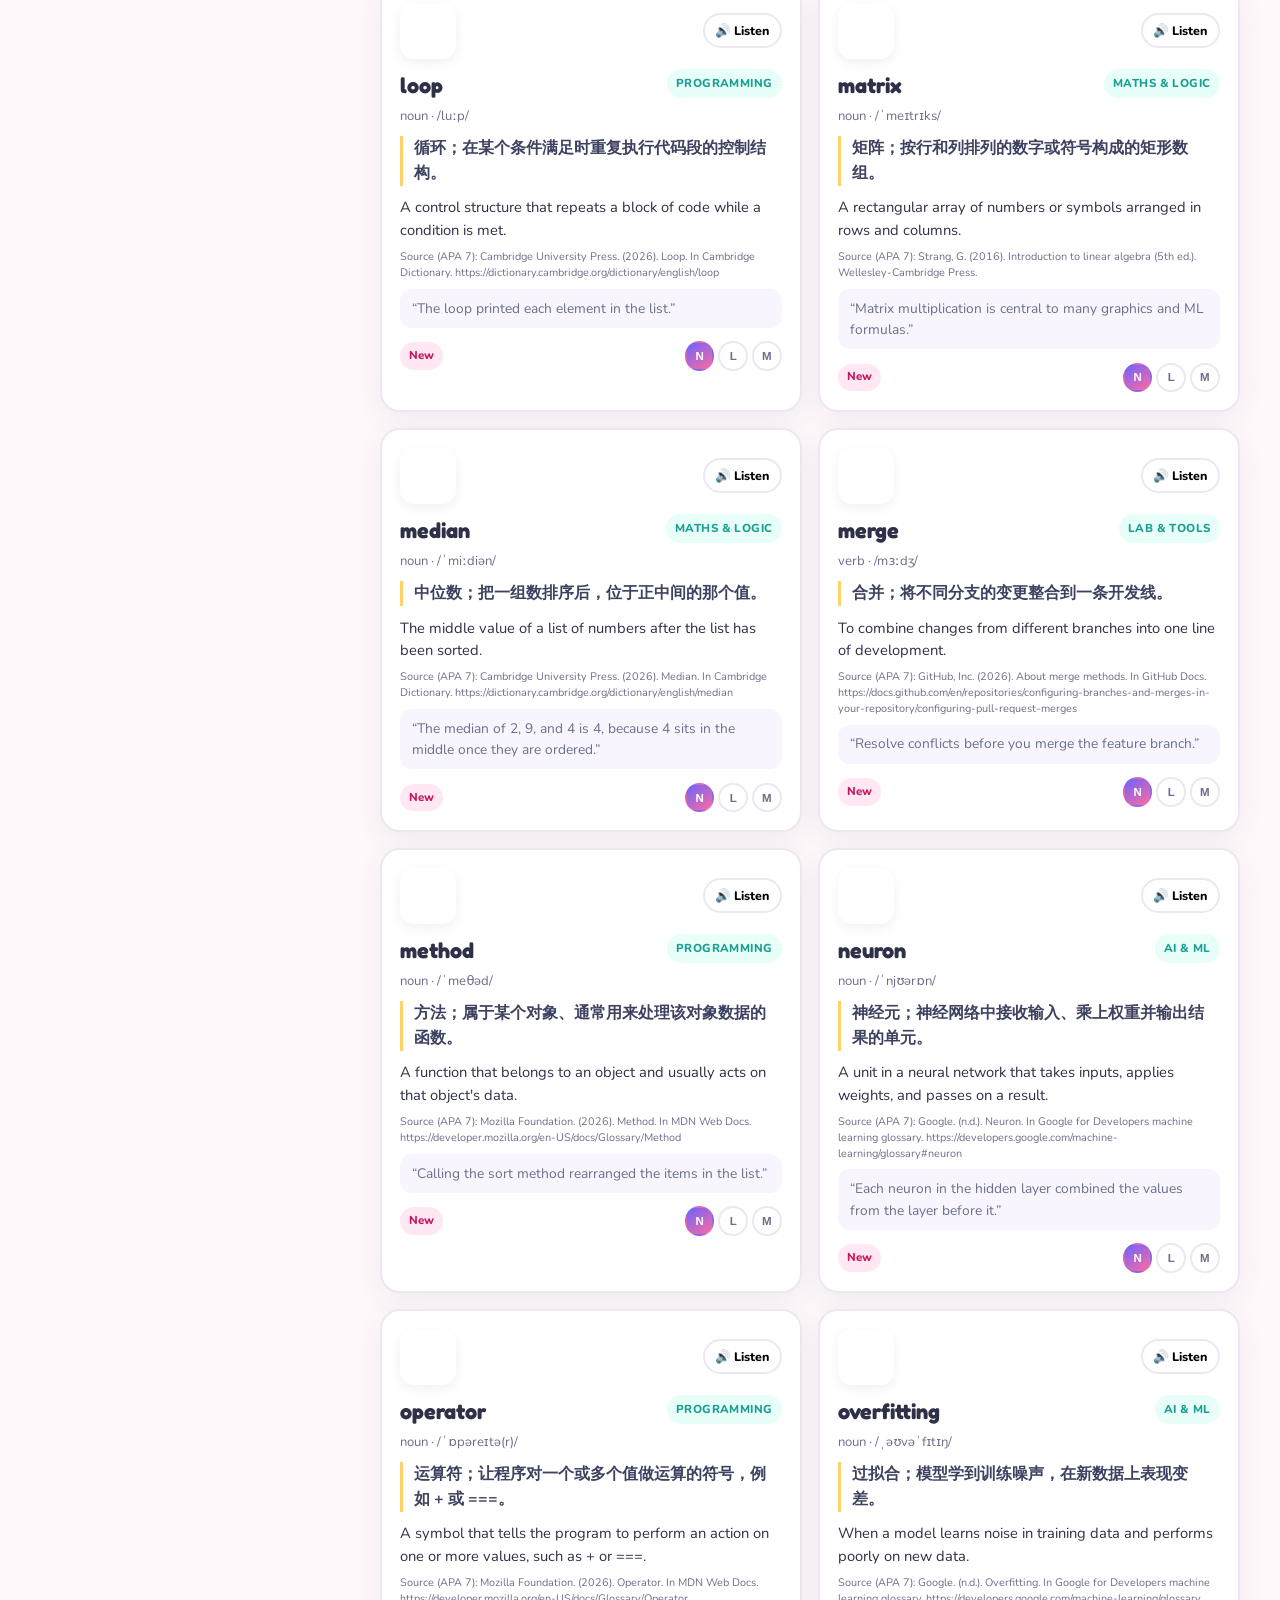
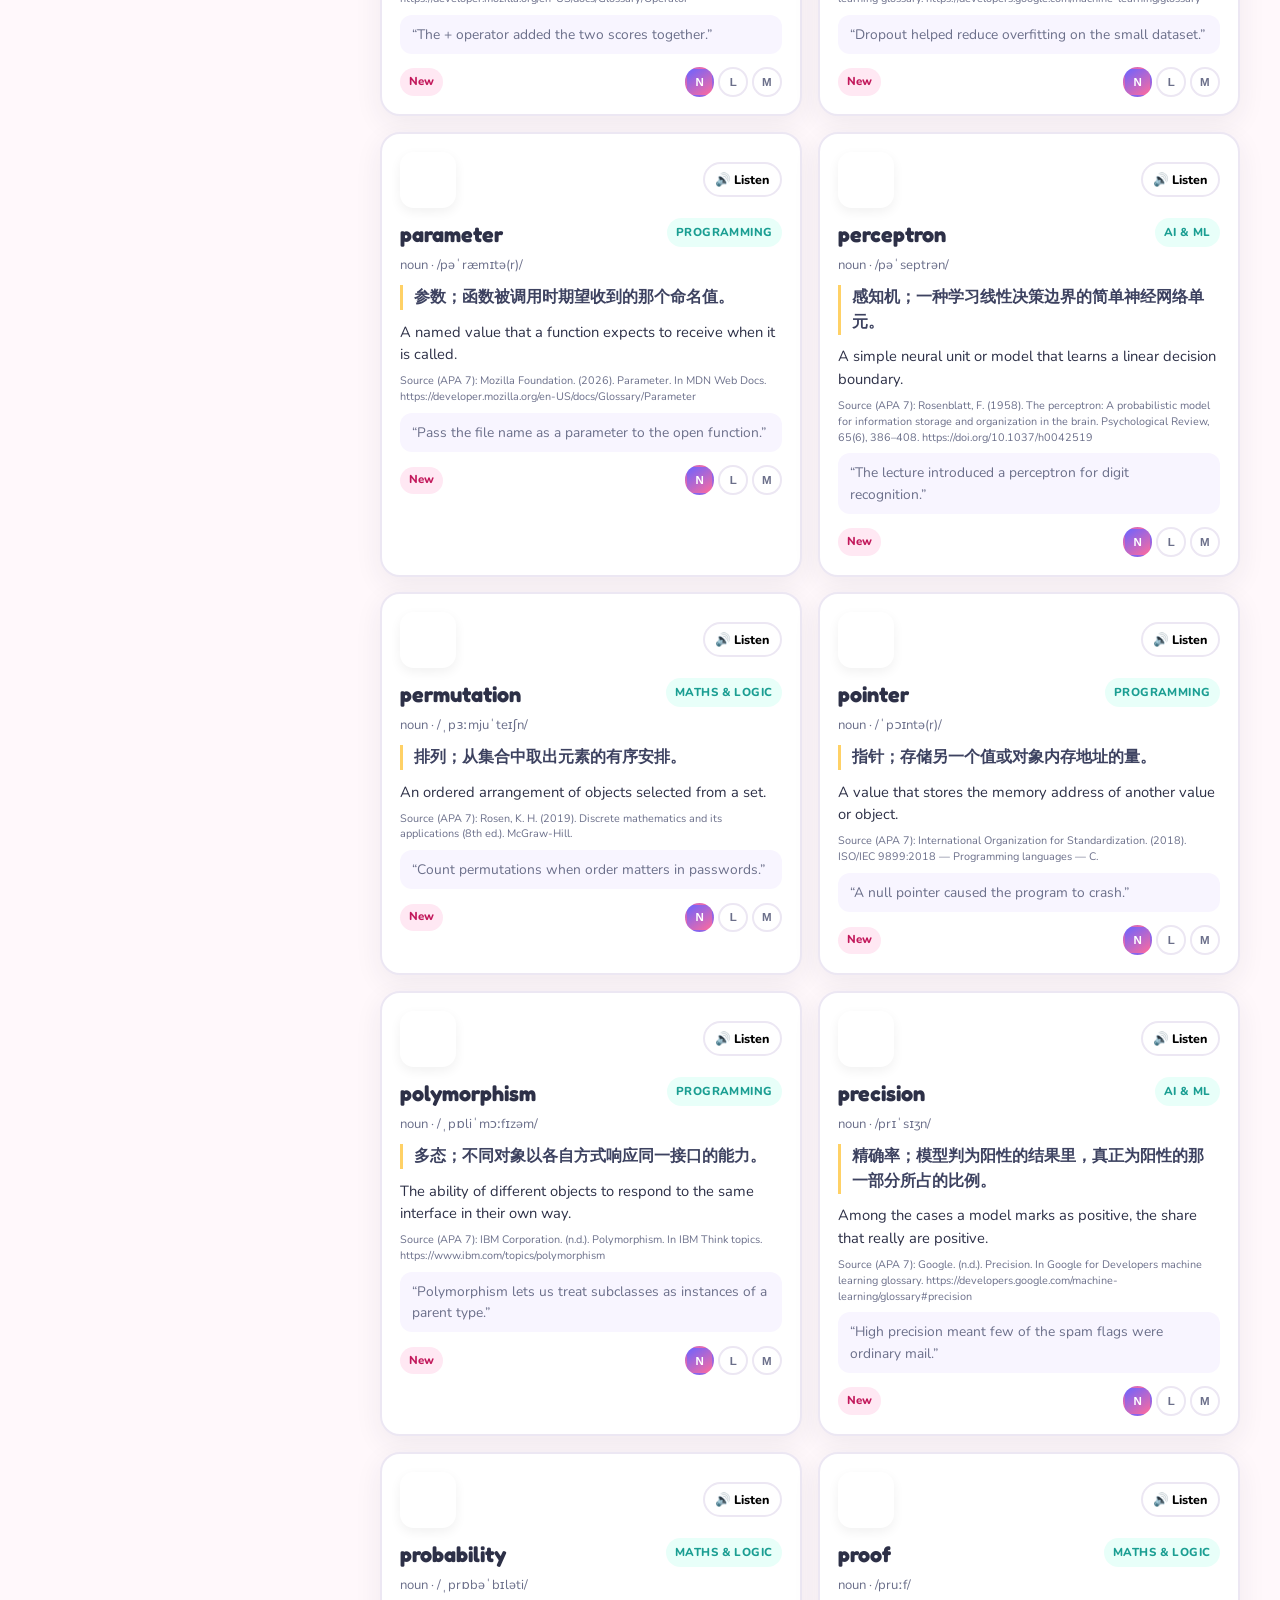
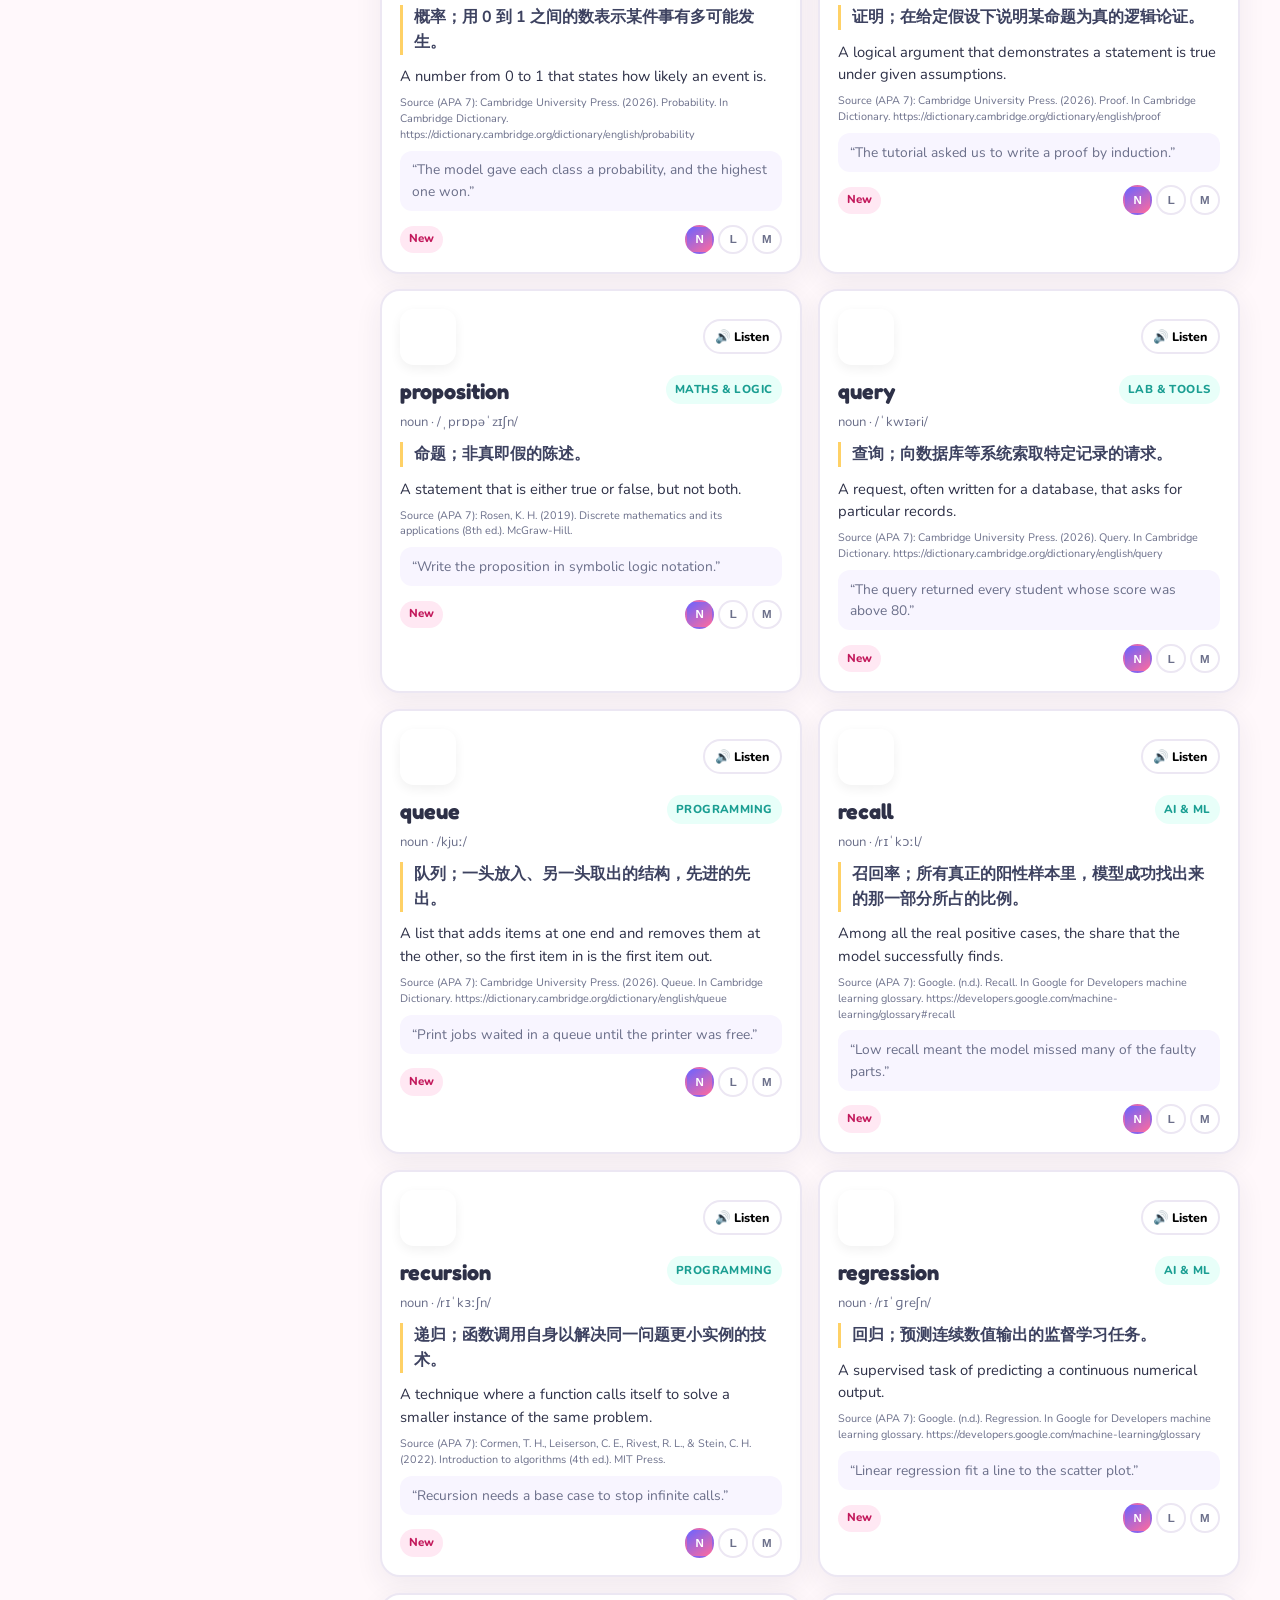
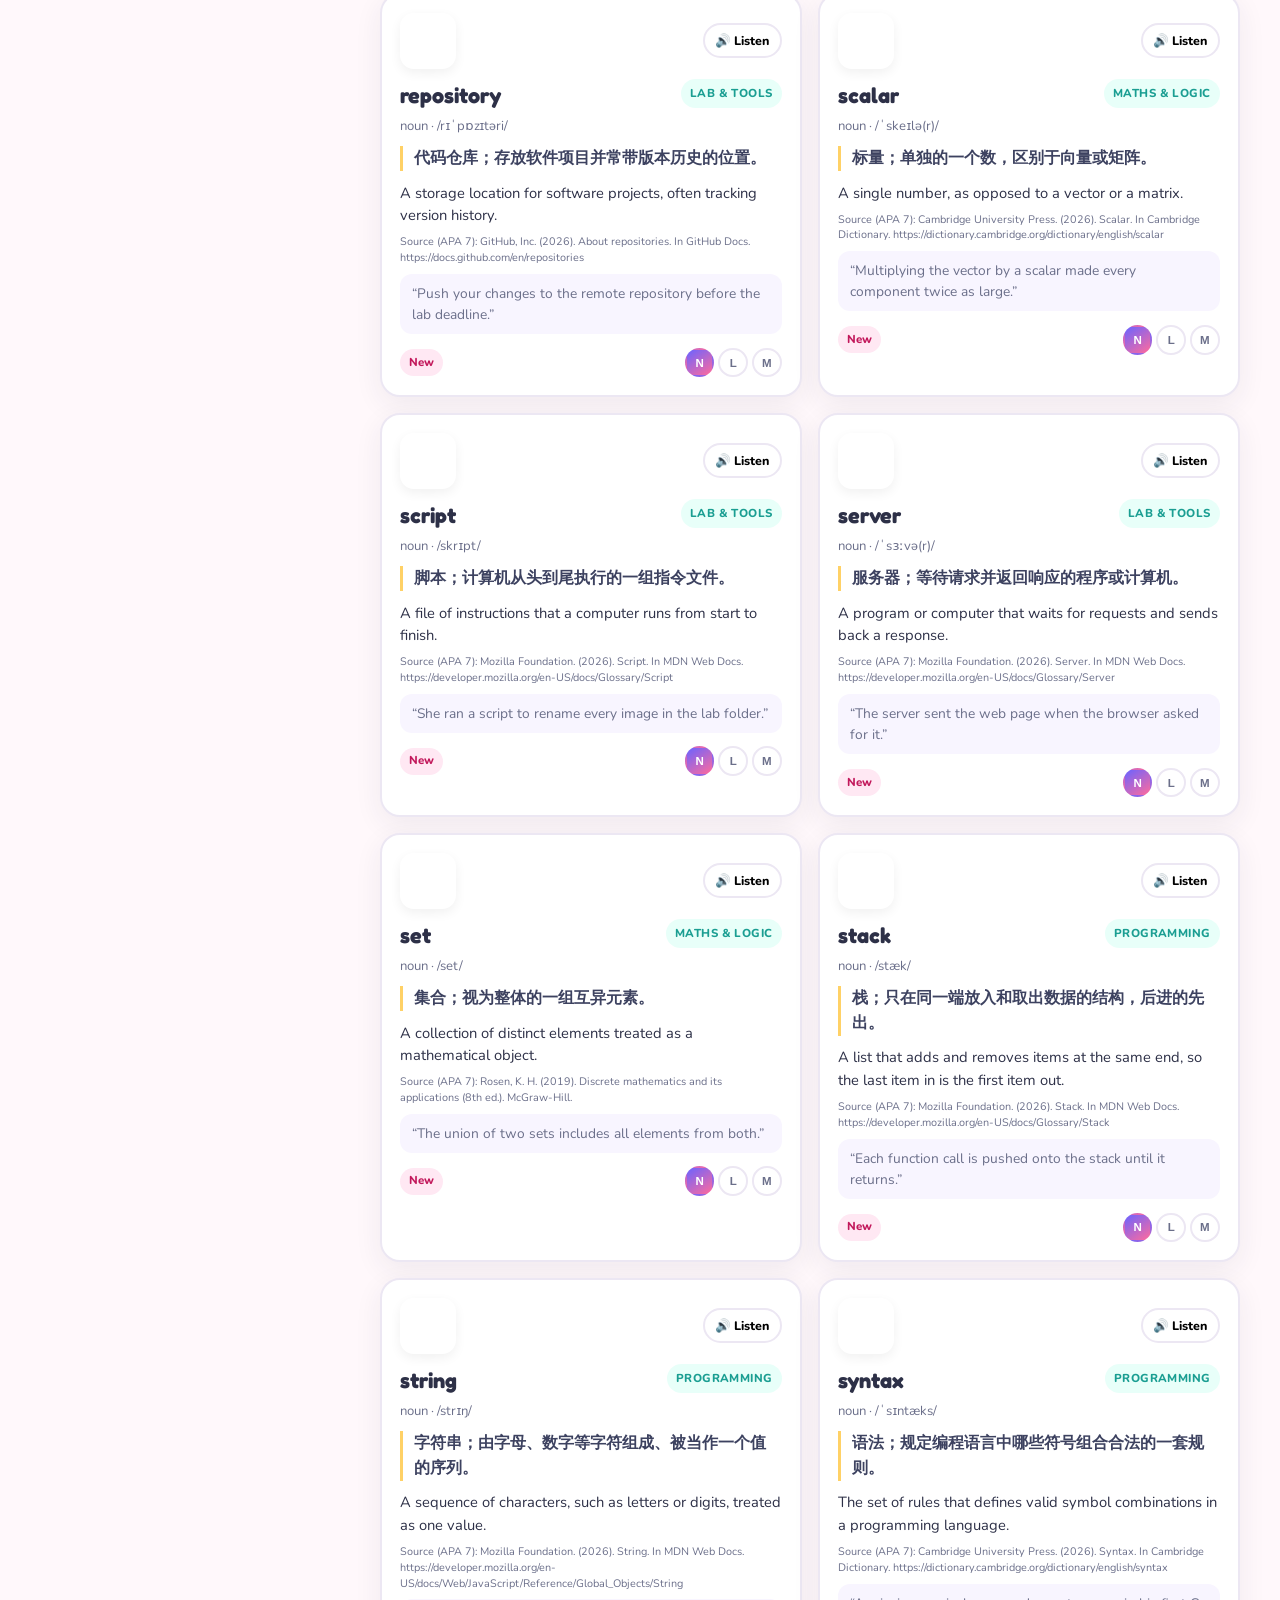
<file: website/index.html>
<!DOCTYPE html>
<html lang="en">
  <head>
    <meta charset="UTF-8" />
    <meta http-equiv="refresh" content="0; url=../index.html" />
    <title>Redirecting…</title>
  </head>
  <body>
    <p>
      Open
      <a href="../index.html">ByteBuddy Vocab Hub</a>
      (or the START HERE file in the folder above).
    </p>
  </body>
</html>
</file>
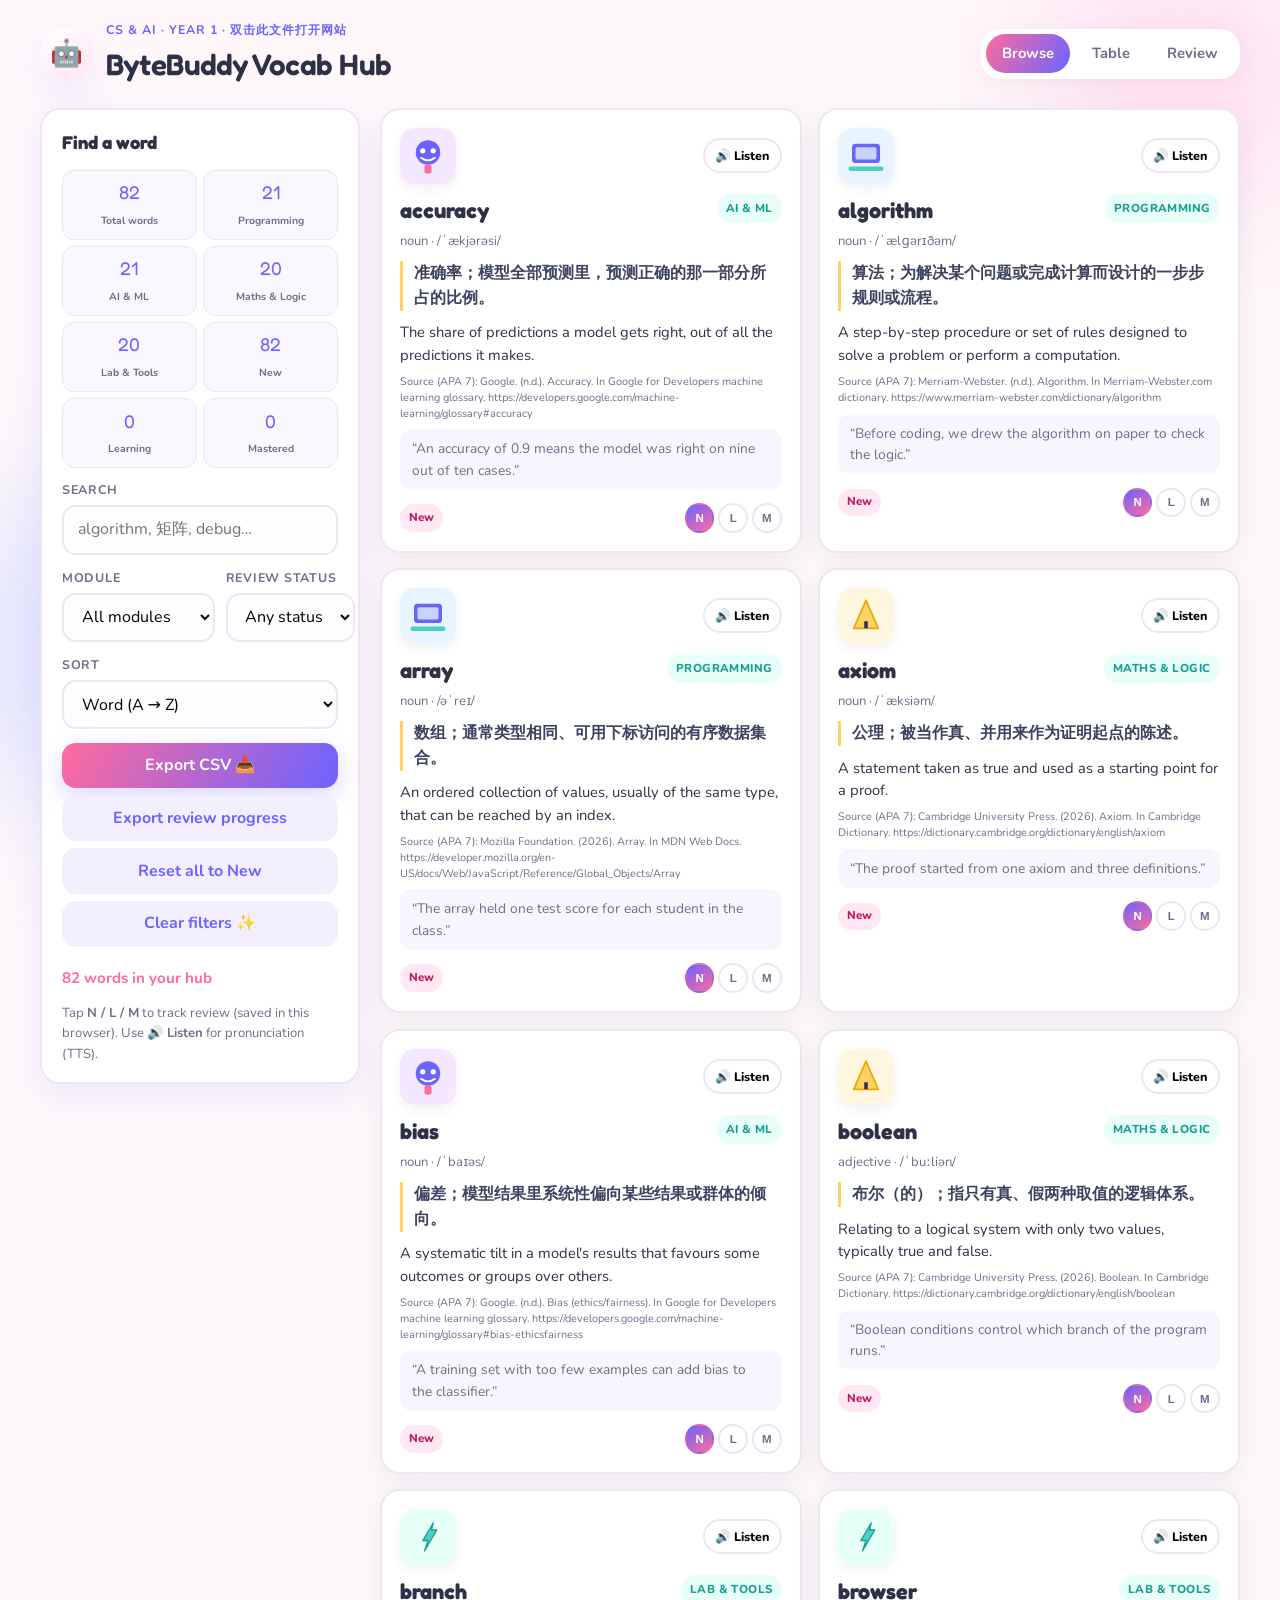
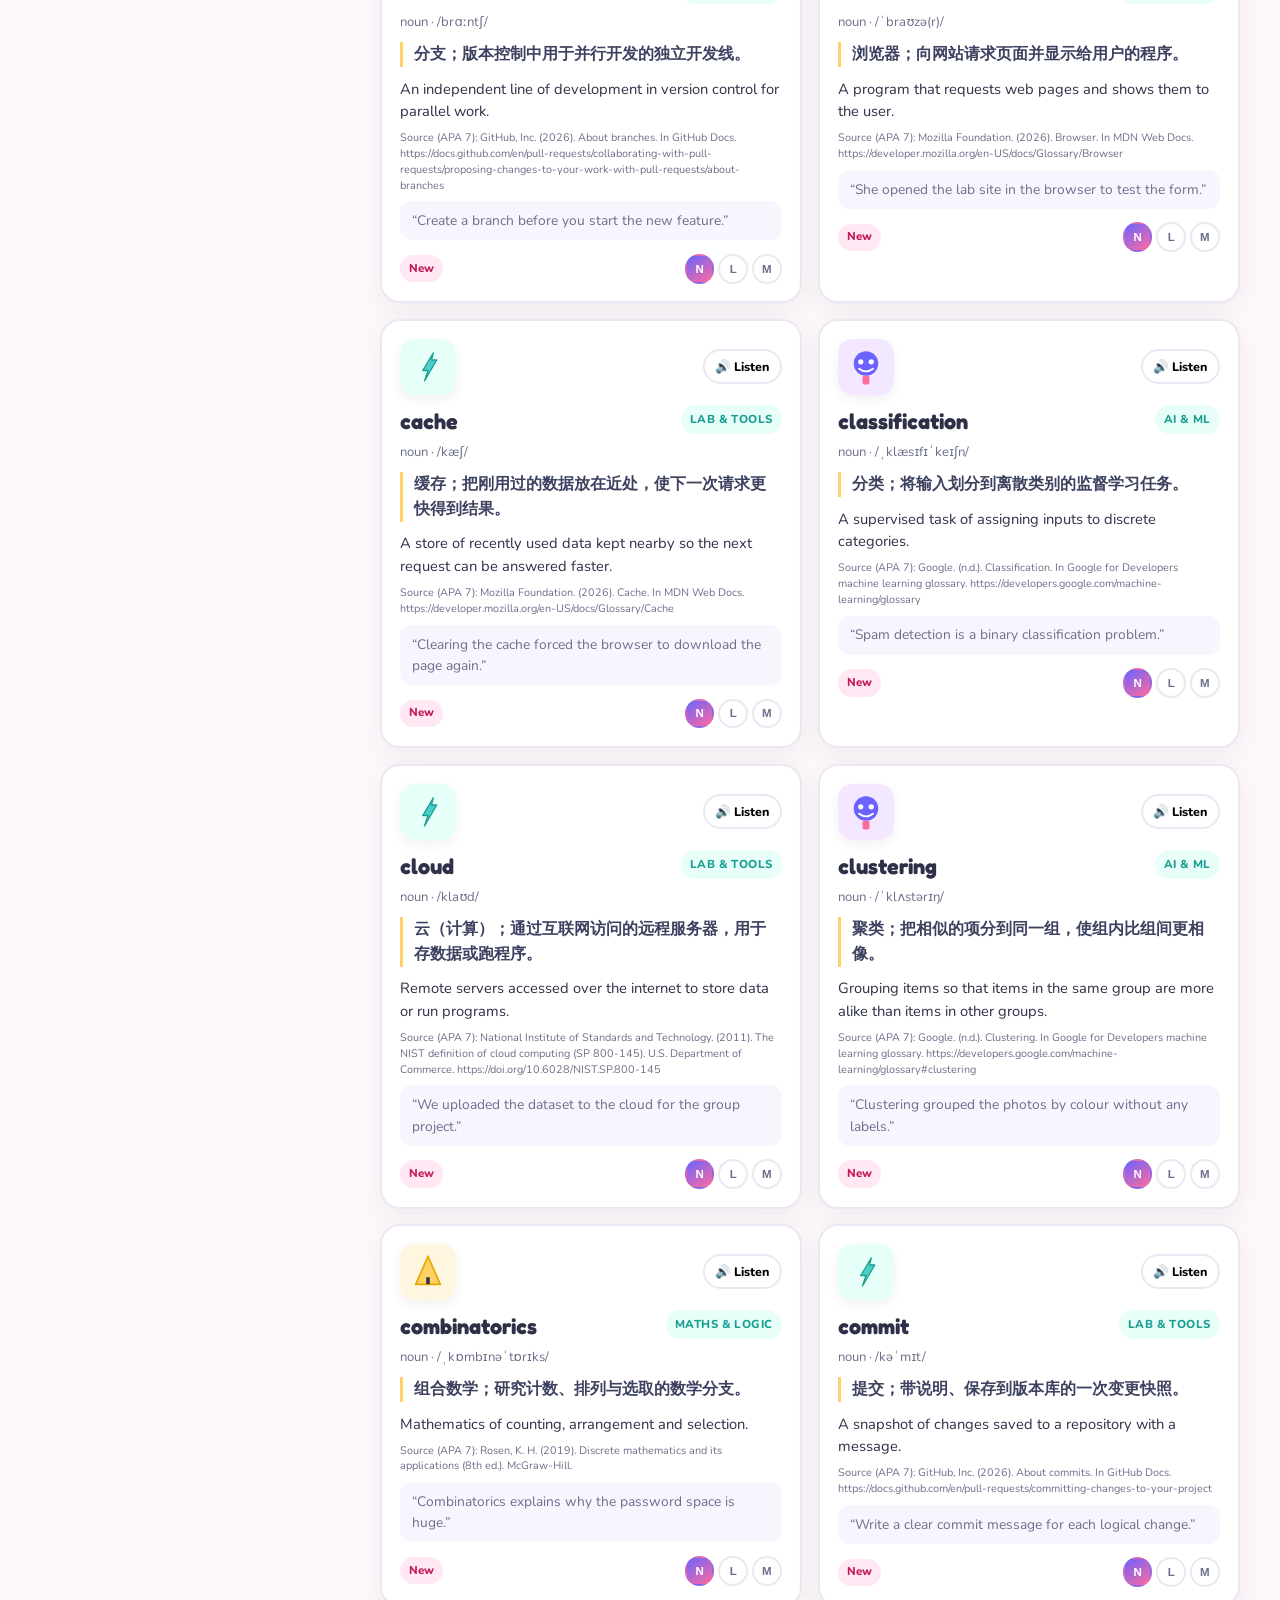
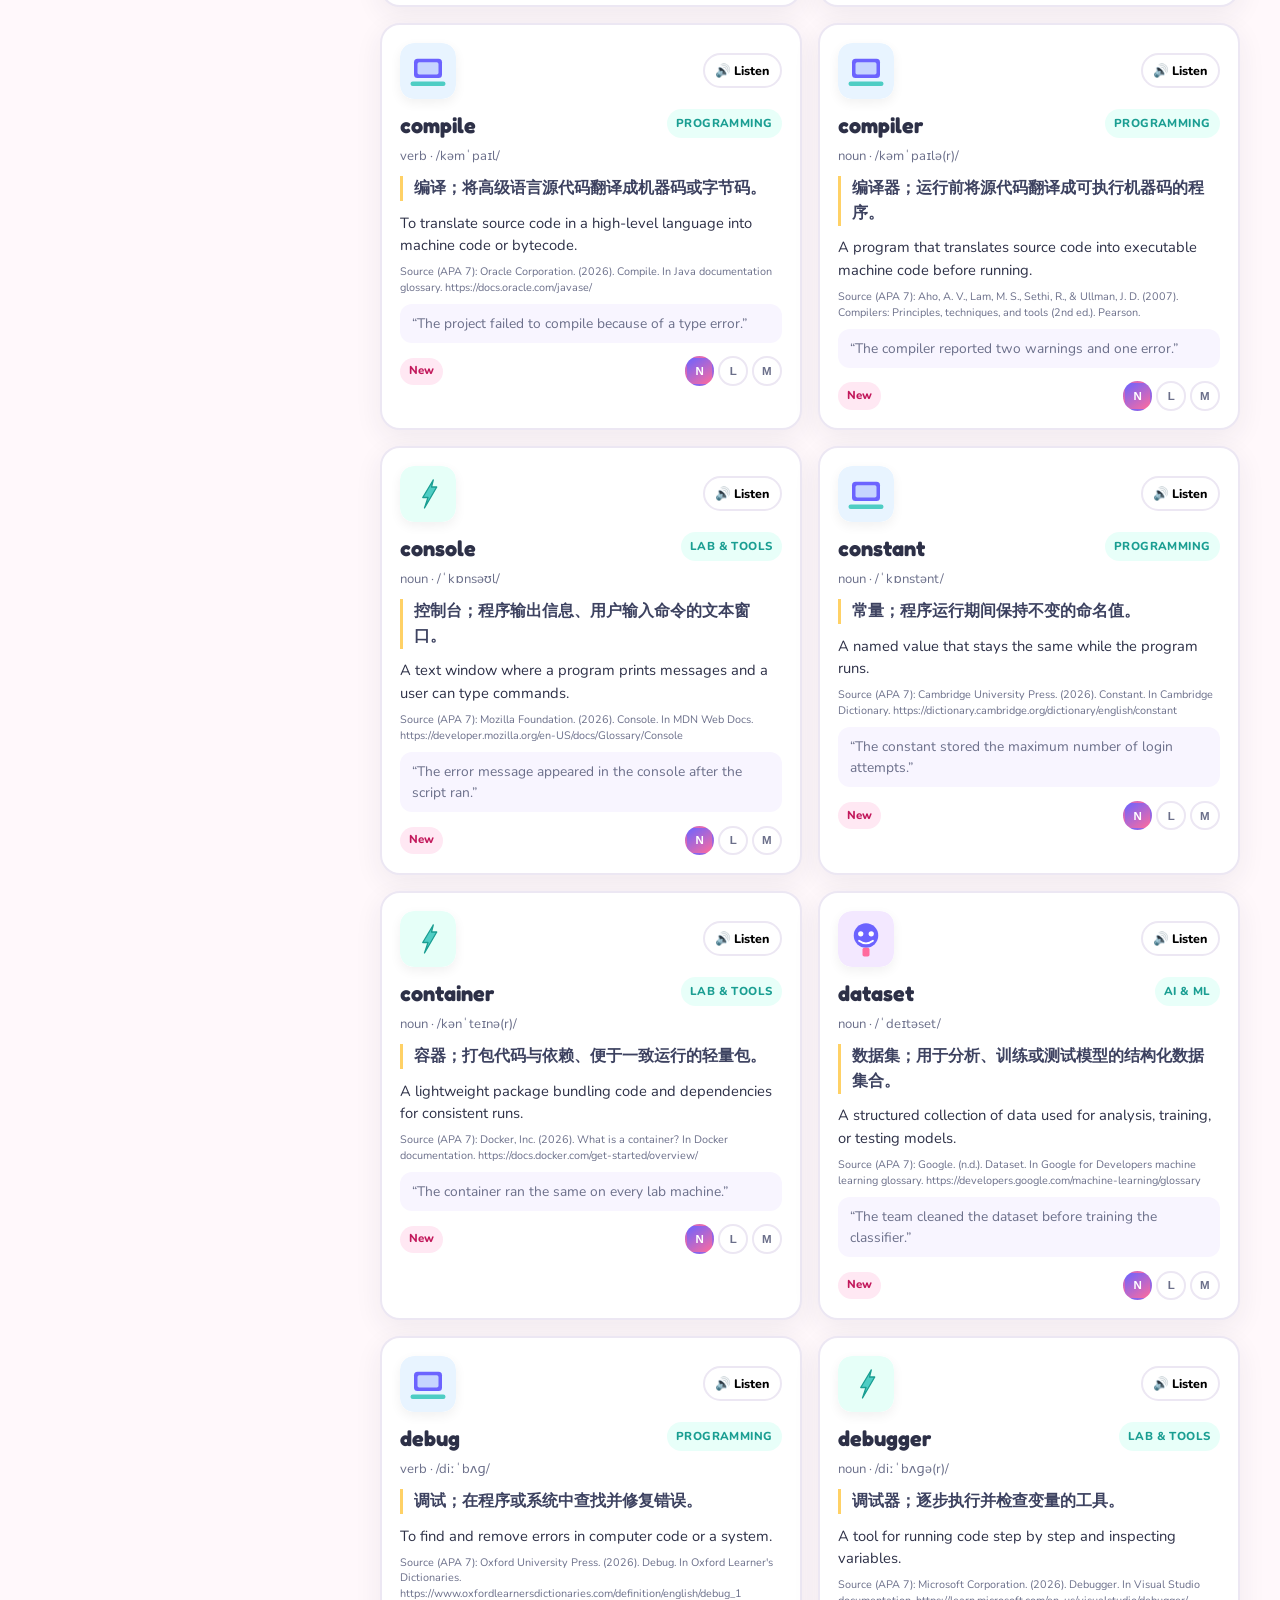
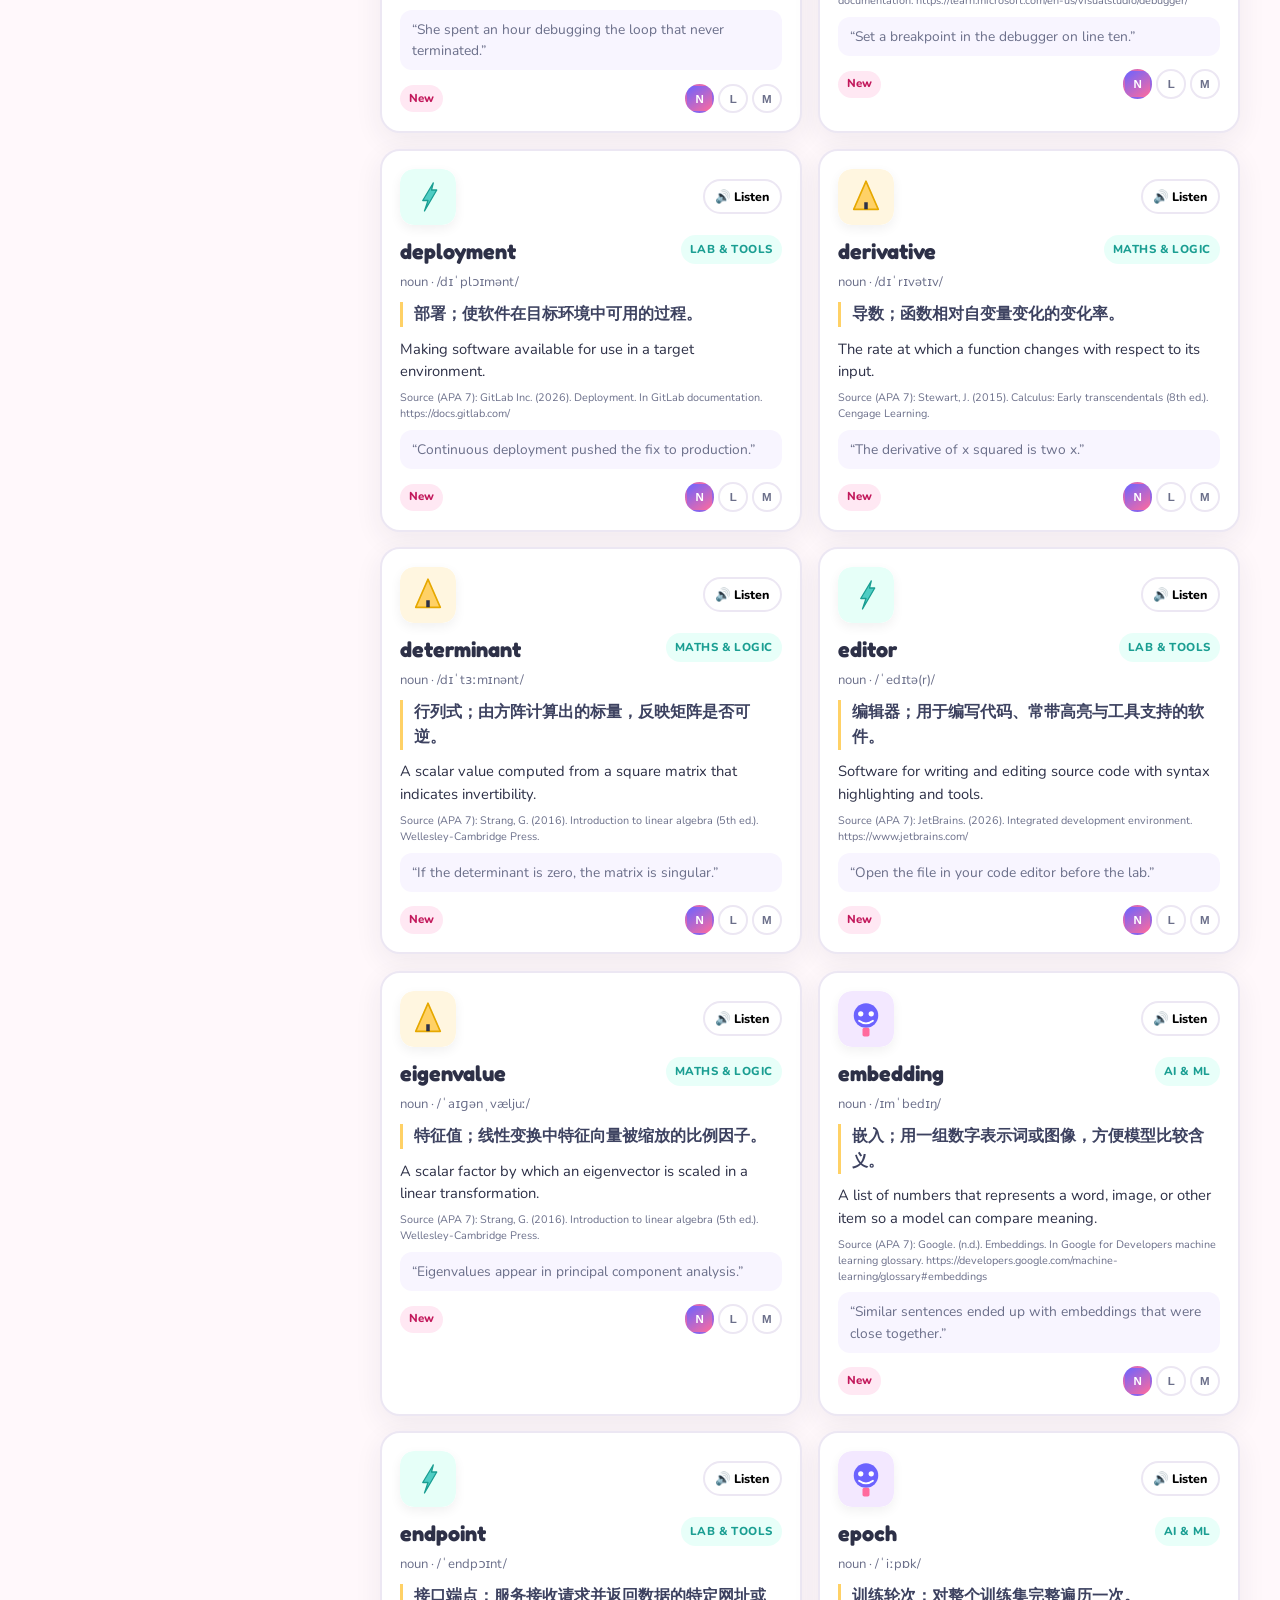
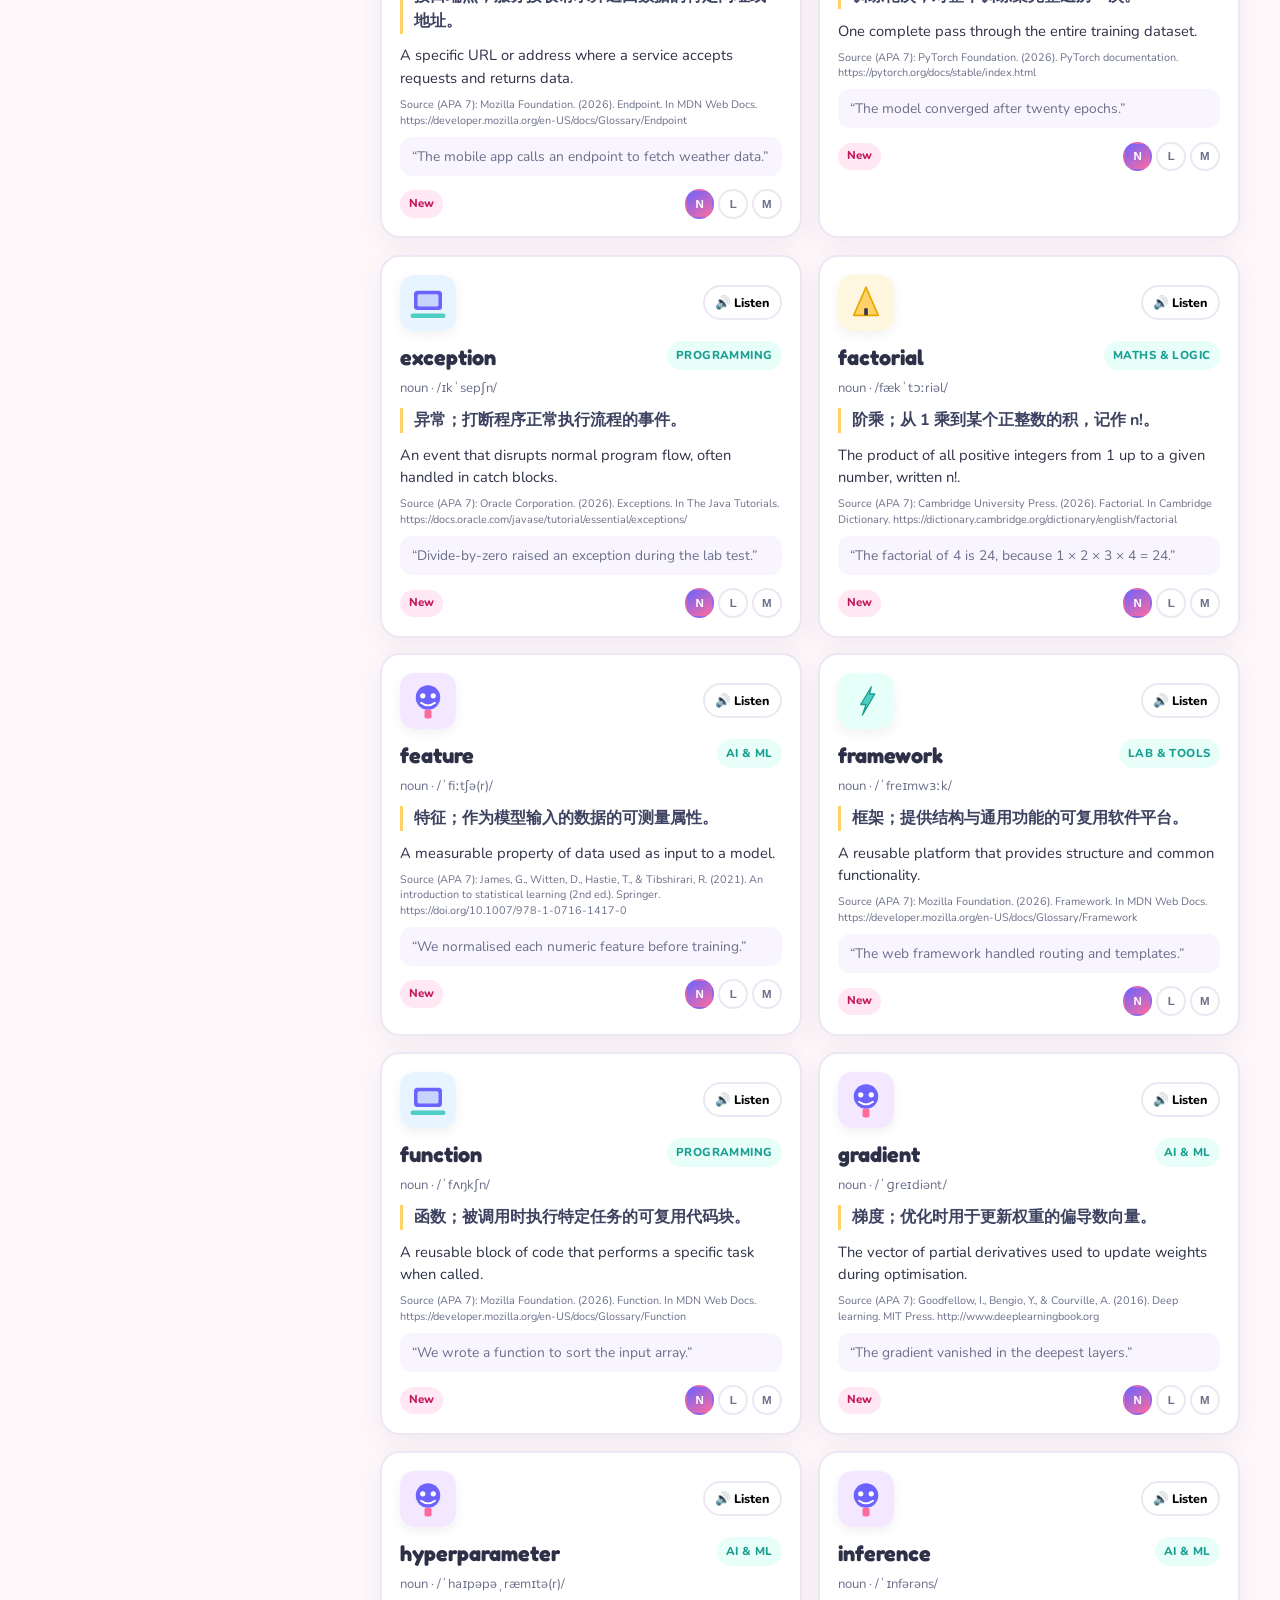
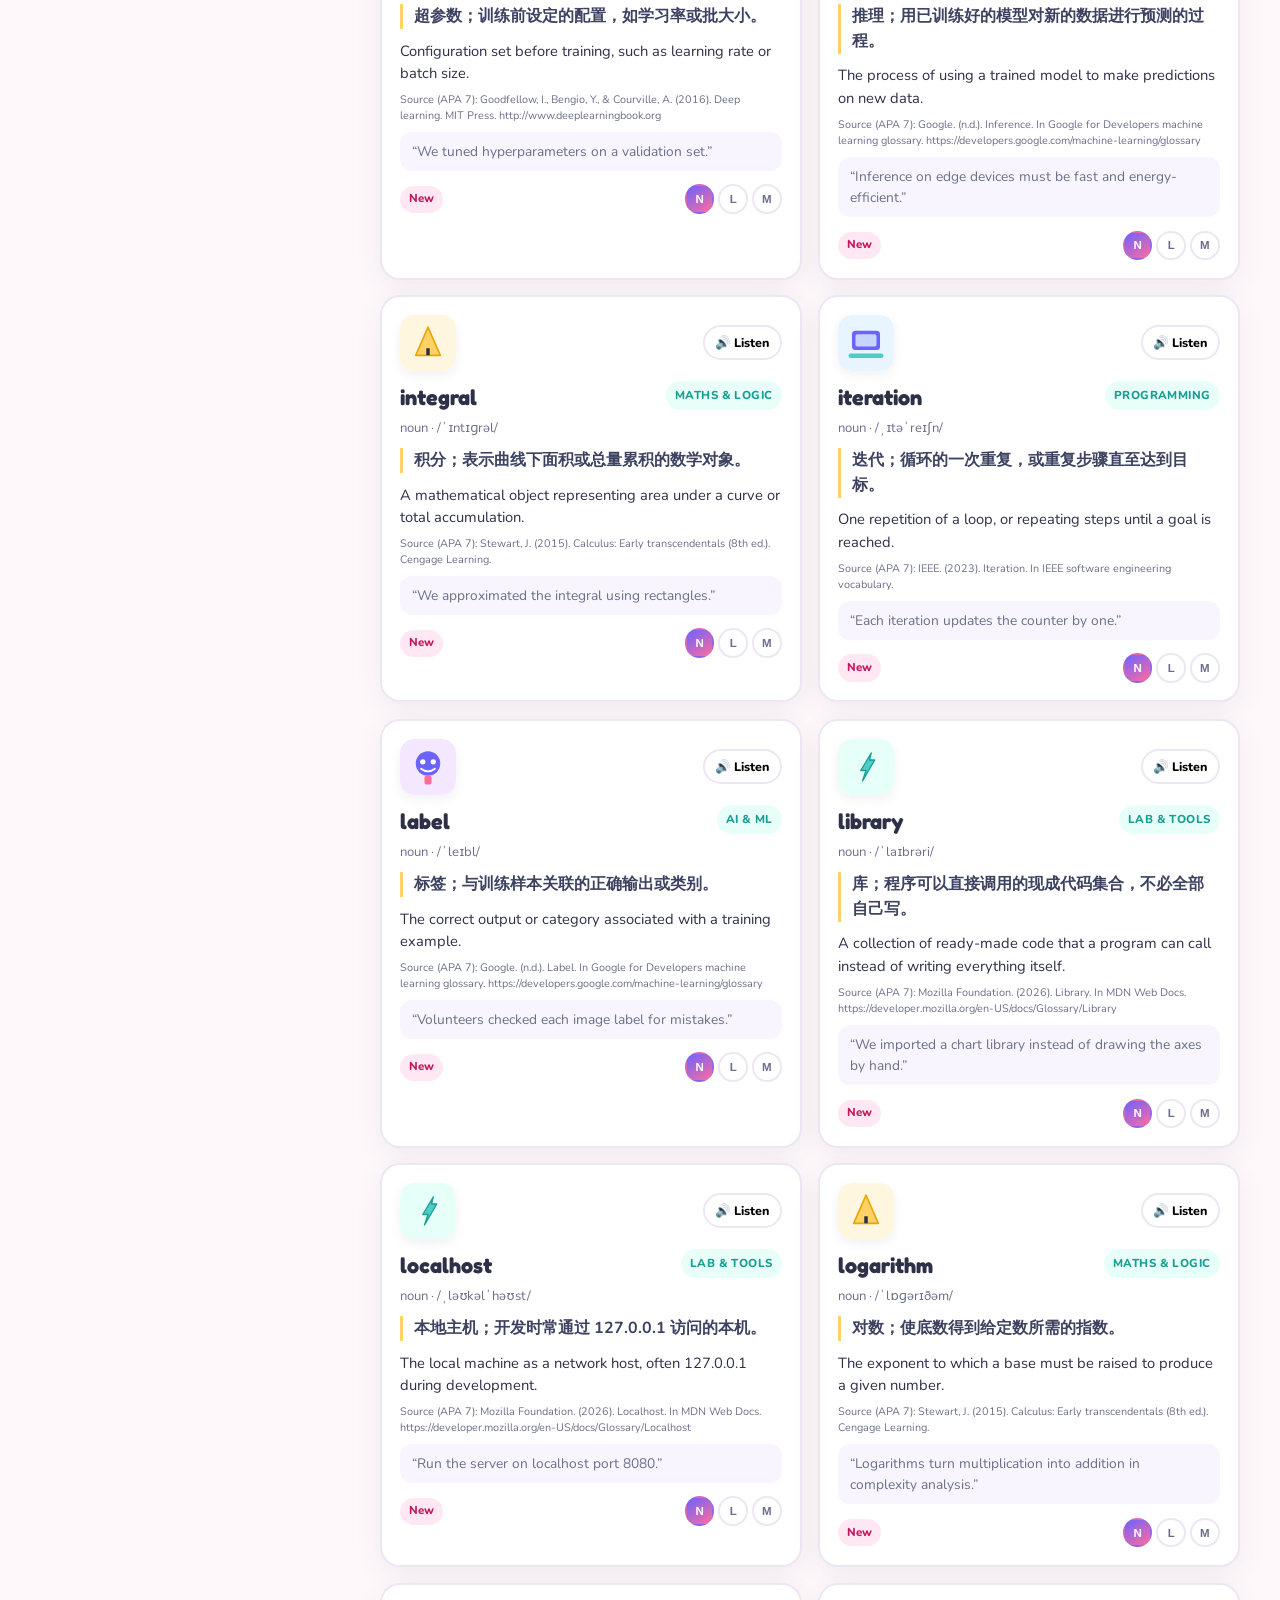
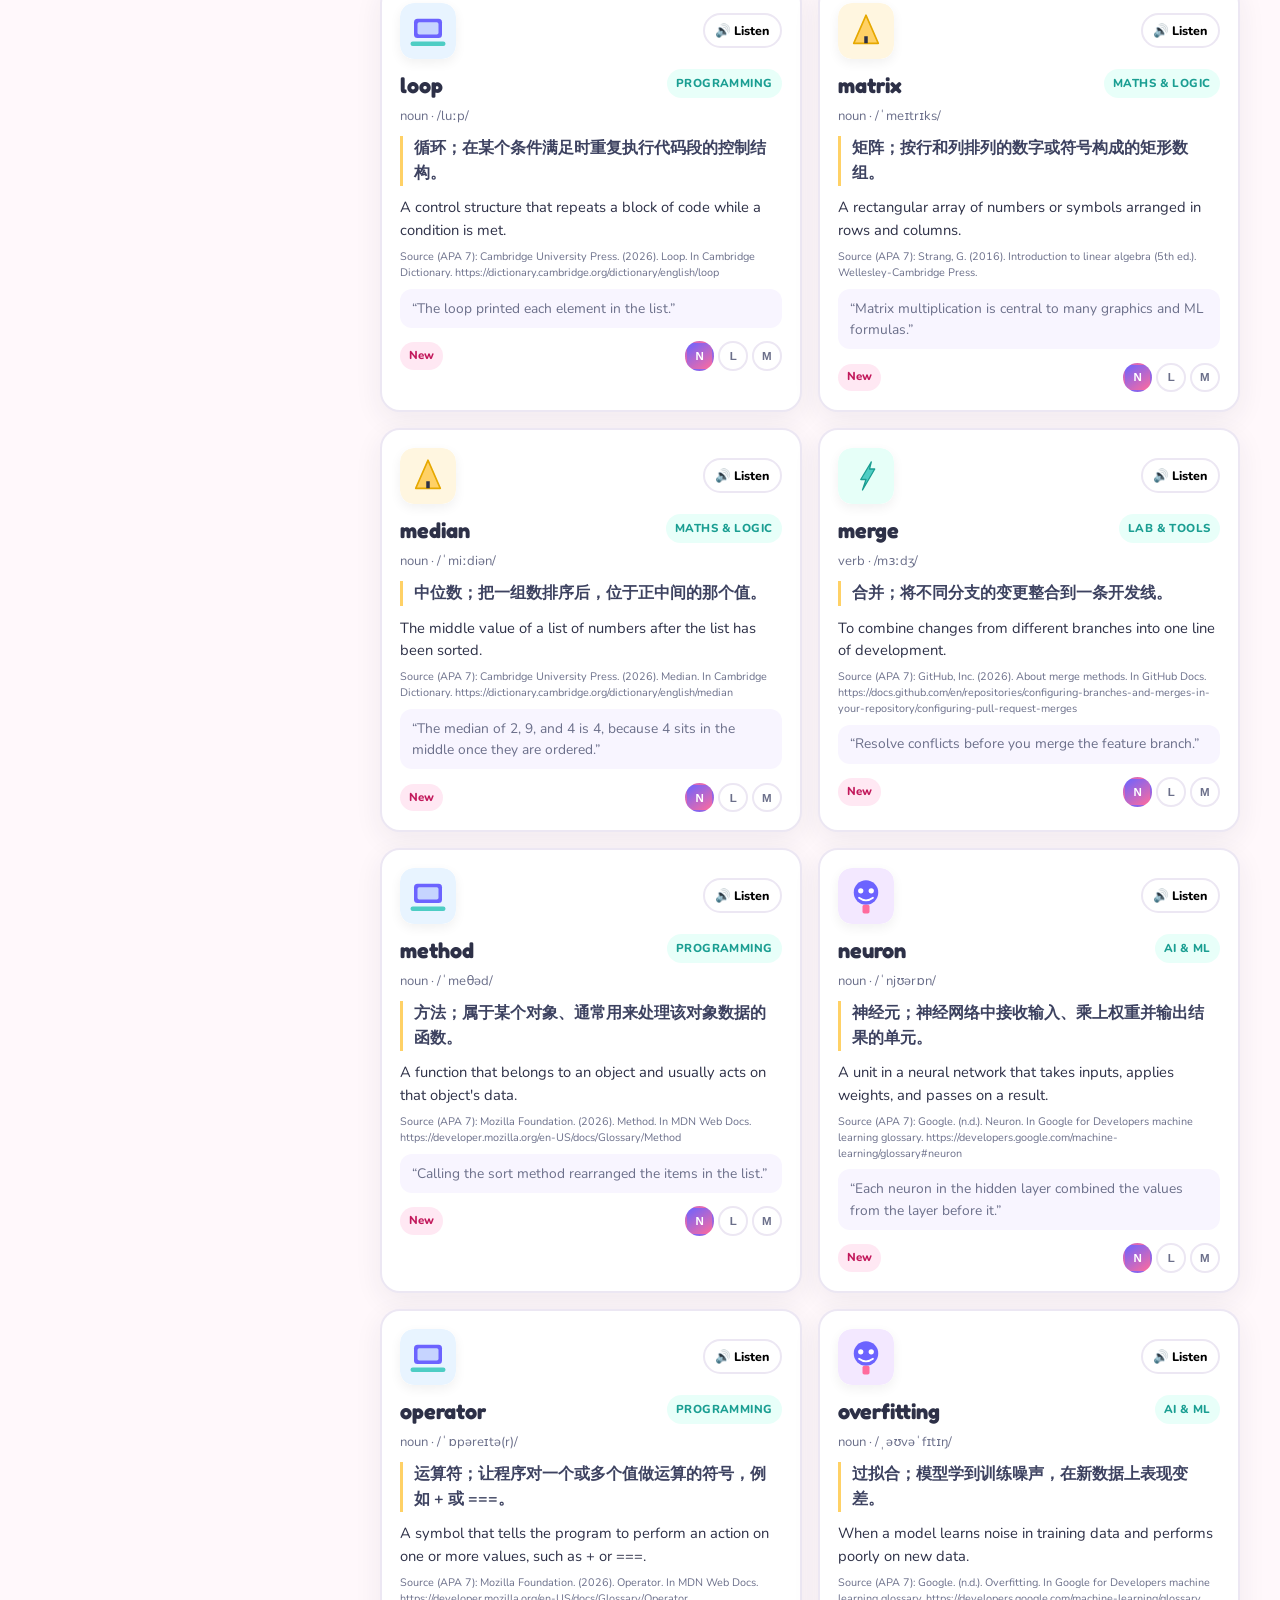
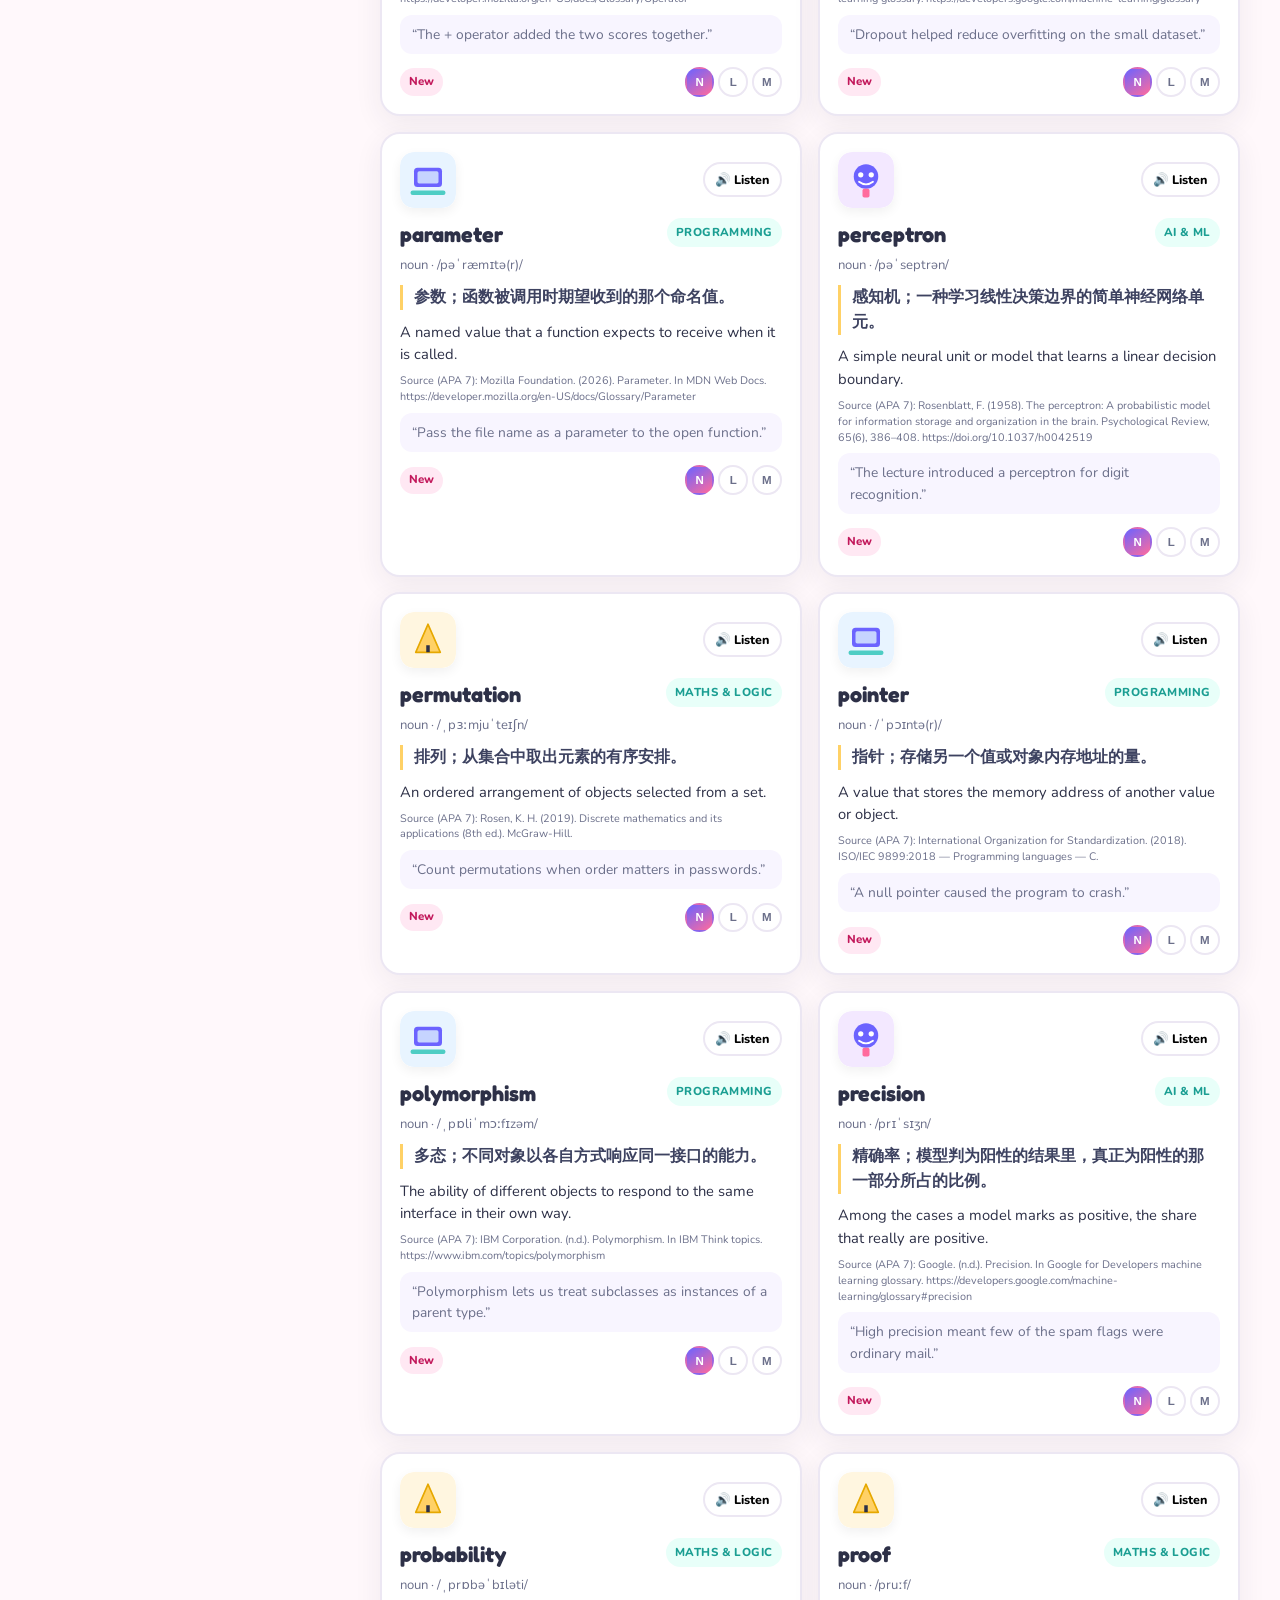
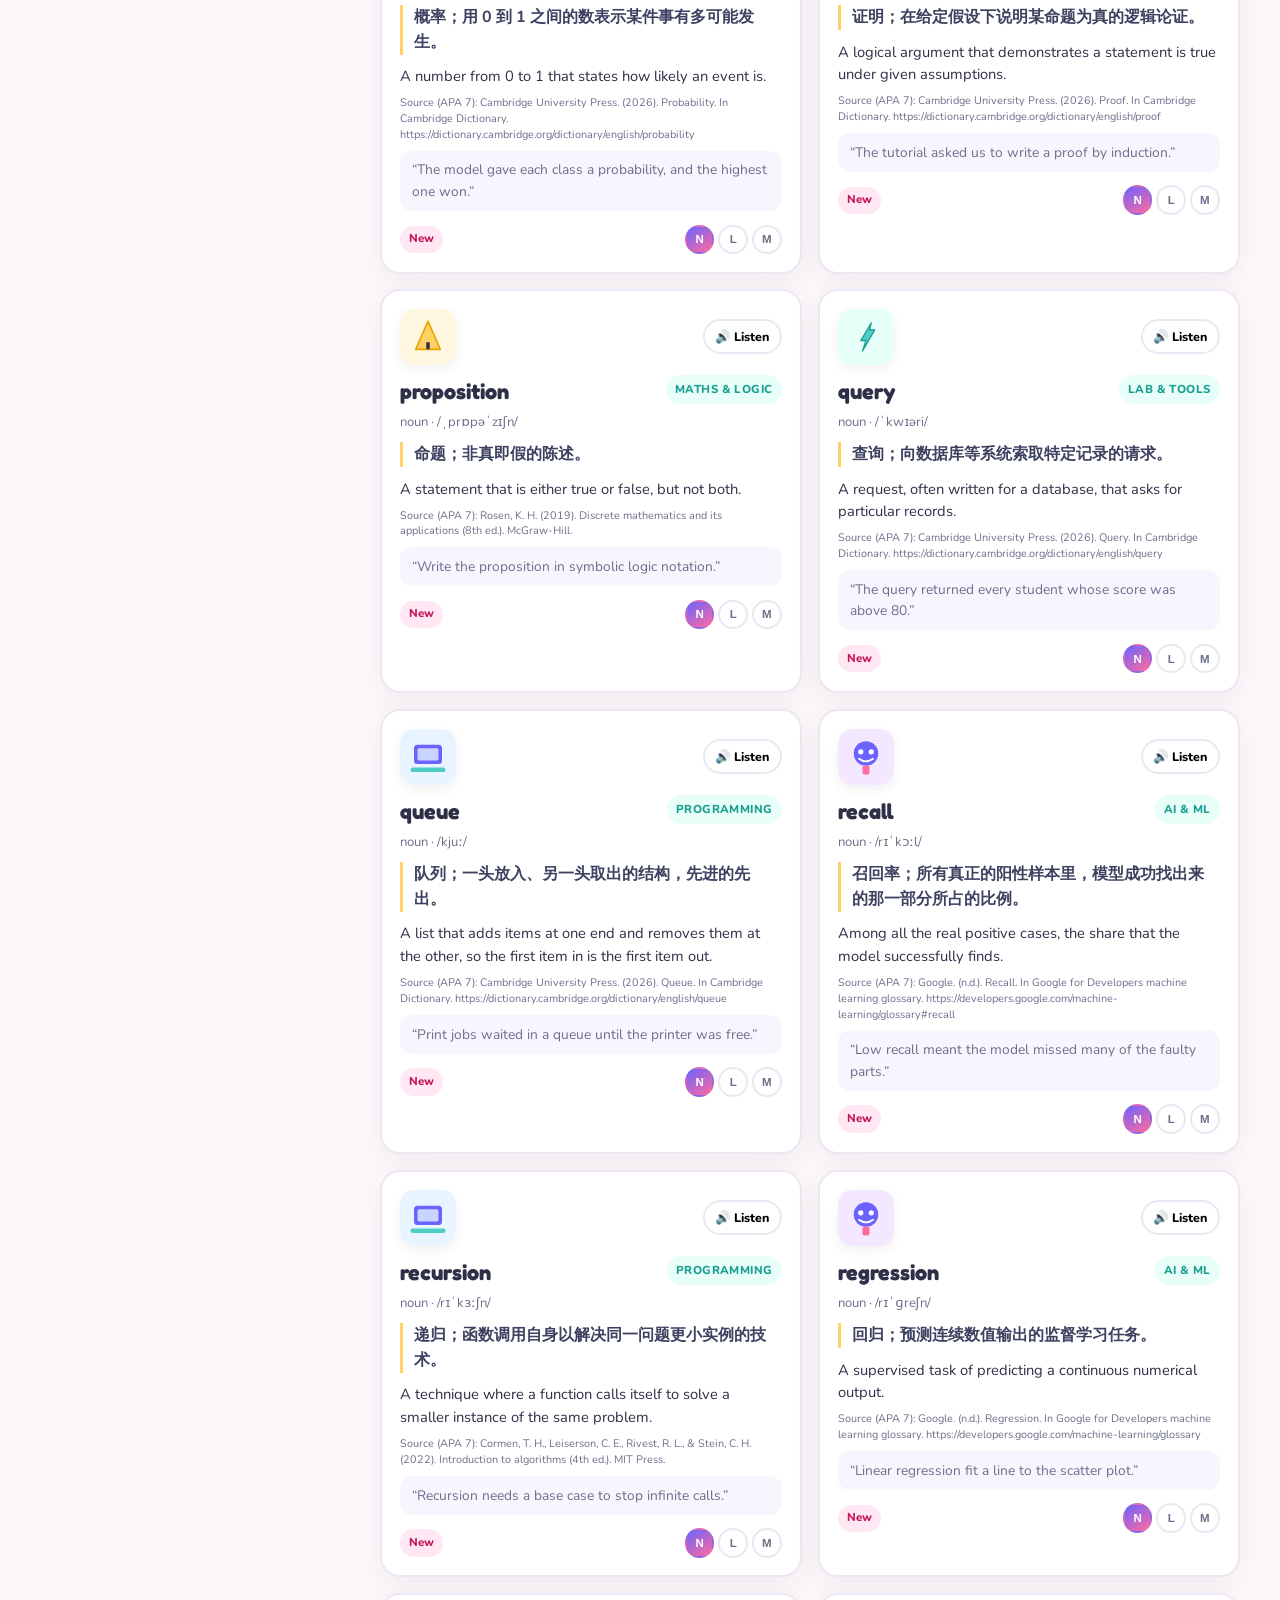
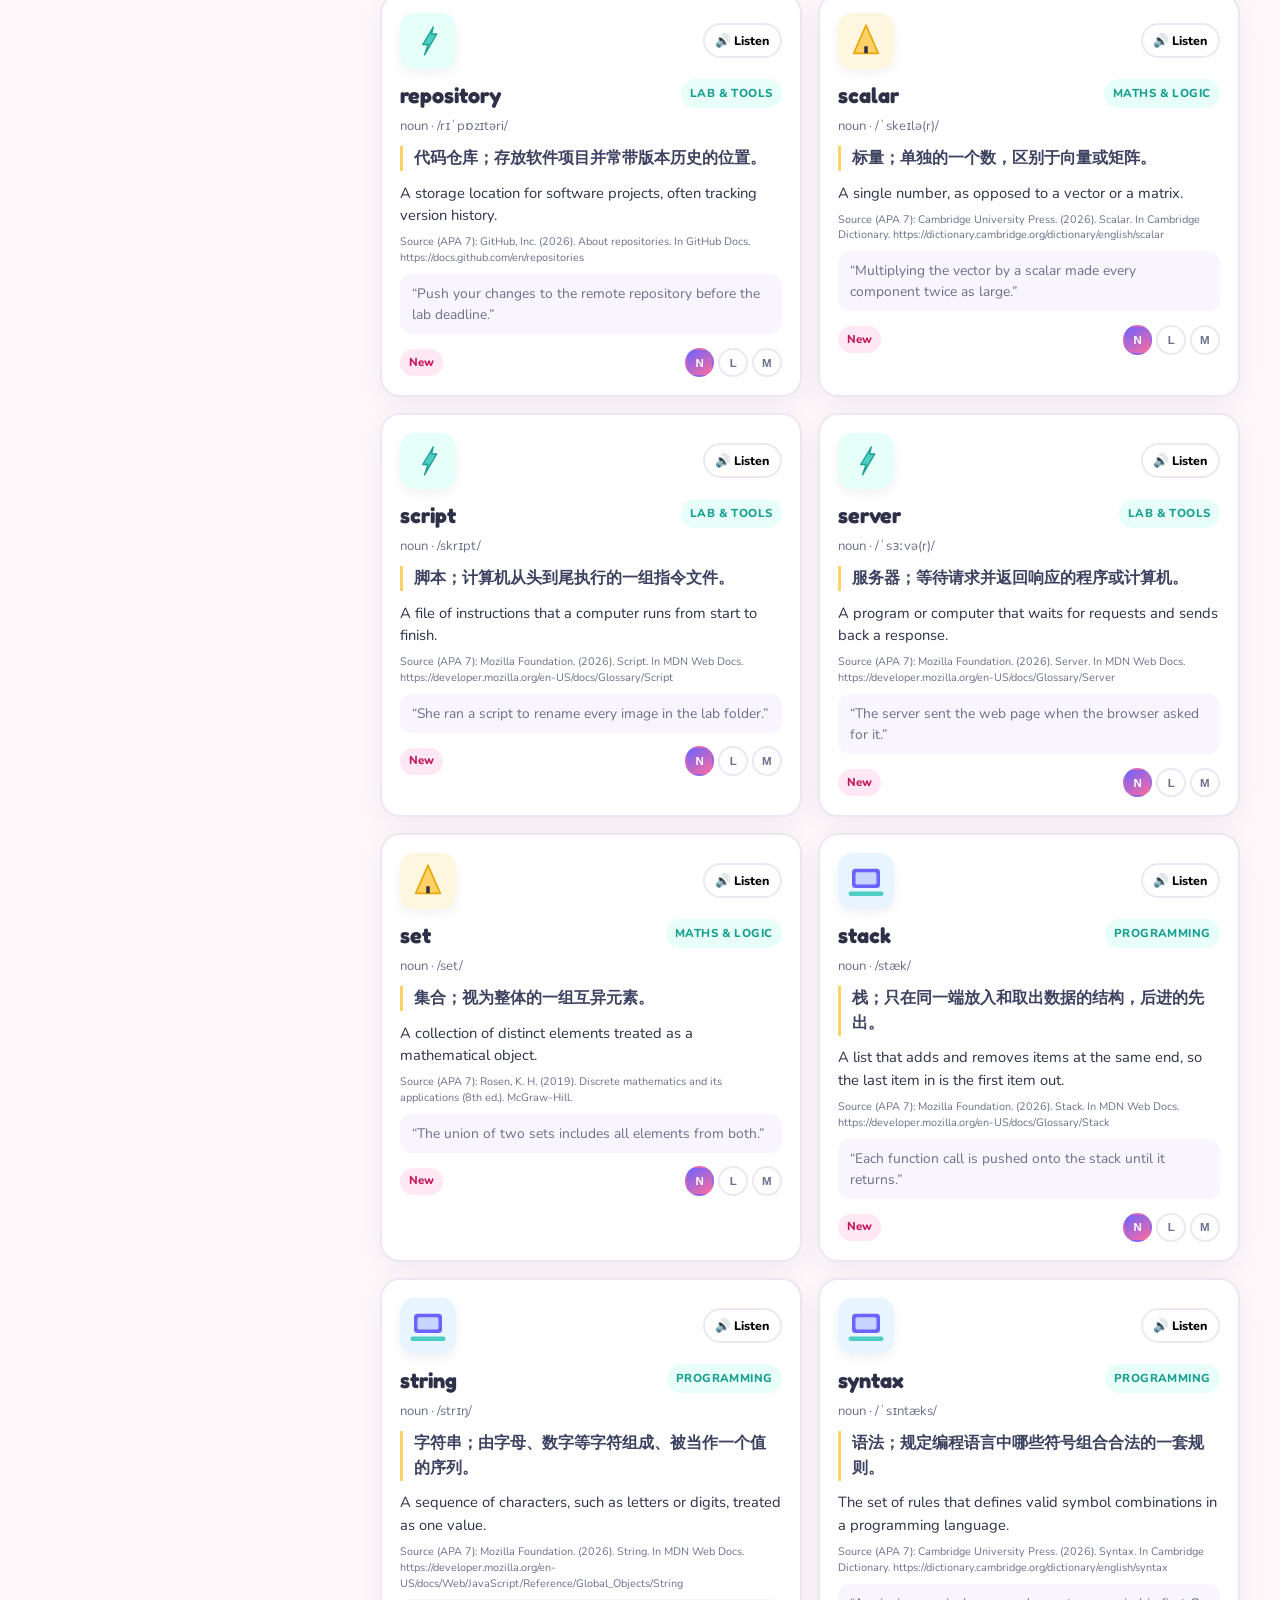
<file: START HERE - Double-click to Open Website.html>
<!DOCTYPE html>
<html lang="en">
  <head>
    <meta charset="UTF-8" />
    <meta name="viewport" content="width=device-width, initial-scale=1.0" />
    <title>START HERE — ByteBuddy Vocab Hub</title>
    <link rel="preconnect" href="https://fonts.googleapis.com" />
    <link rel="preconnect" href="https://fonts.gstatic.com" crossorigin />
    <link
      href="https://fonts.googleapis.com/css2?family=Fredoka:wght@400;500;600&family=Nunito:wght@400;600;700&display=swap"
      rel="stylesheet"
    />
    <link rel="stylesheet" href="website/css/style.css" />
  </head>
  <body
    data-page="browse"
    data-nav-prefix="website/"
    data-asset-prefix="website/"
    data-browse-href="index.html"
  >
    <div class="blob blob-a" aria-hidden="true"></div>
    <div class="blob blob-b" aria-hidden="true"></div>

    <header class="site-header">
      <div class="brand">
        <button type="button" class="mascot" aria-label="Say hi to ByteBuddy">
          <span class="mascot-face">🤖</span>
        </button>
        <div>
          <p class="eyebrow">CS &amp; AI · Year 1 · 双击此文件打开网站</p>
          <h1>ByteBuddy Vocab Hub</h1>
        </div>
      </div>
      <nav class="site-nav" aria-label="Main"></nav>
    </header>

    <main class="layout">
      <section class="panel filters-panel float-in">
        <h2 class="panel-title">Find a word</h2>
        <div id="dashboard-stats" class="dashboard-wrap"></div>
        <label class="field">
          <span class="field-label">Search</span>
          <input
            id="search"
            type="search"
            placeholder="algorithm, 矩阵, debug…"
            autocomplete="off"
          />
        </label>
        <div class="field-row">
          <label class="field">
            <span class="field-label">Module</span>
            <select id="filter-module">
              <option value="">All modules</option>
              <option value="Programming">Programming</option>
              <option value="AI &amp; ML">AI &amp; ML</option>
              <option value="Maths &amp; Logic">Maths &amp; Logic</option>
              <option value="Lab &amp; Tools">Lab &amp; Tools</option>
            </select>
          </label>
          <label class="field">
            <span class="field-label">Review status</span>
            <select id="filter-review">
              <option value="">Any status</option>
              <option value="New">New</option>
              <option value="Learning">Learning</option>
              <option value="Mastered">Mastered</option>
            </select>
          </label>
        </div>
        <label class="field">
          <span class="field-label">Sort</span>
          <select id="filter-sort">
            <option value="word-asc">Word (A → Z)</option>
            <option value="word-desc">Word (Z → A)</option>
            <option value="module-asc">Module, then word</option>
            <option value="date-desc">Word length</option>
            <option value="status-group">Review status</option>
          </select>
        </label>
        <button type="button" id="btn-export-csv" class="btn-primary">
          Export CSV 📥
        </button>
        <button type="button" id="btn-export-review" class="btn-secondary">
          Export review progress
        </button>
        <button type="button" id="btn-reset-review" class="btn-secondary">
          Reset all to New
        </button>
        <button type="button" id="btn-clear-filters" class="btn-secondary">
          Clear filters ✨
        </button>
        <p id="result-stats" class="result-stats"></p>
        <p class="hint">
          Tap <strong>N / L / M</strong> to track review (saved in this browser).
          Use <strong>🔊 Listen</strong> for pronunciation (TTS).
        </p>
      </section>

      <section class="content-area">
        <div id="empty-state" class="empty-state" hidden>
          <p class="empty-emoji">🔍</p>
          <p>No matches — try another filter or search term.</p>
        </div>
        <div id="card-grid" class="card-grid"></div>
      </section>
    </main>

    <footer class="site-footer">
      <p>Vocabulary database · <span data-db-version></span> · 82 CS terms</p>
    </footer>

    <script src="website/js/vocab-extra.js"></script>
    <script src="website/js/words.js"></script>
    <script src="website/js/review-storage.js"></script>
    <script src="website/js/shared.js"></script>
    <script src="website/js/export-sort.js"></script>
    <script src="website/js/speech.js"></script>
    <script src="website/js/dashboard.js"></script>
    <script src="website/js/nav.js"></script>
    <script src="website/js/app.js"></script>
    <script>
      document.getElementById("btn-export-review")?.addEventListener("click", exportReviewProgressJson);
      document.getElementById("btn-reset-review")?.addEventListener("click", () => {
        if (confirm("Clear all review marks in this browser? Every word will show as New again.")) {
          clearAllReviewOverrides();
          renderBrowse();
        }
      });
    </script>
  </body>
</html>
</file>
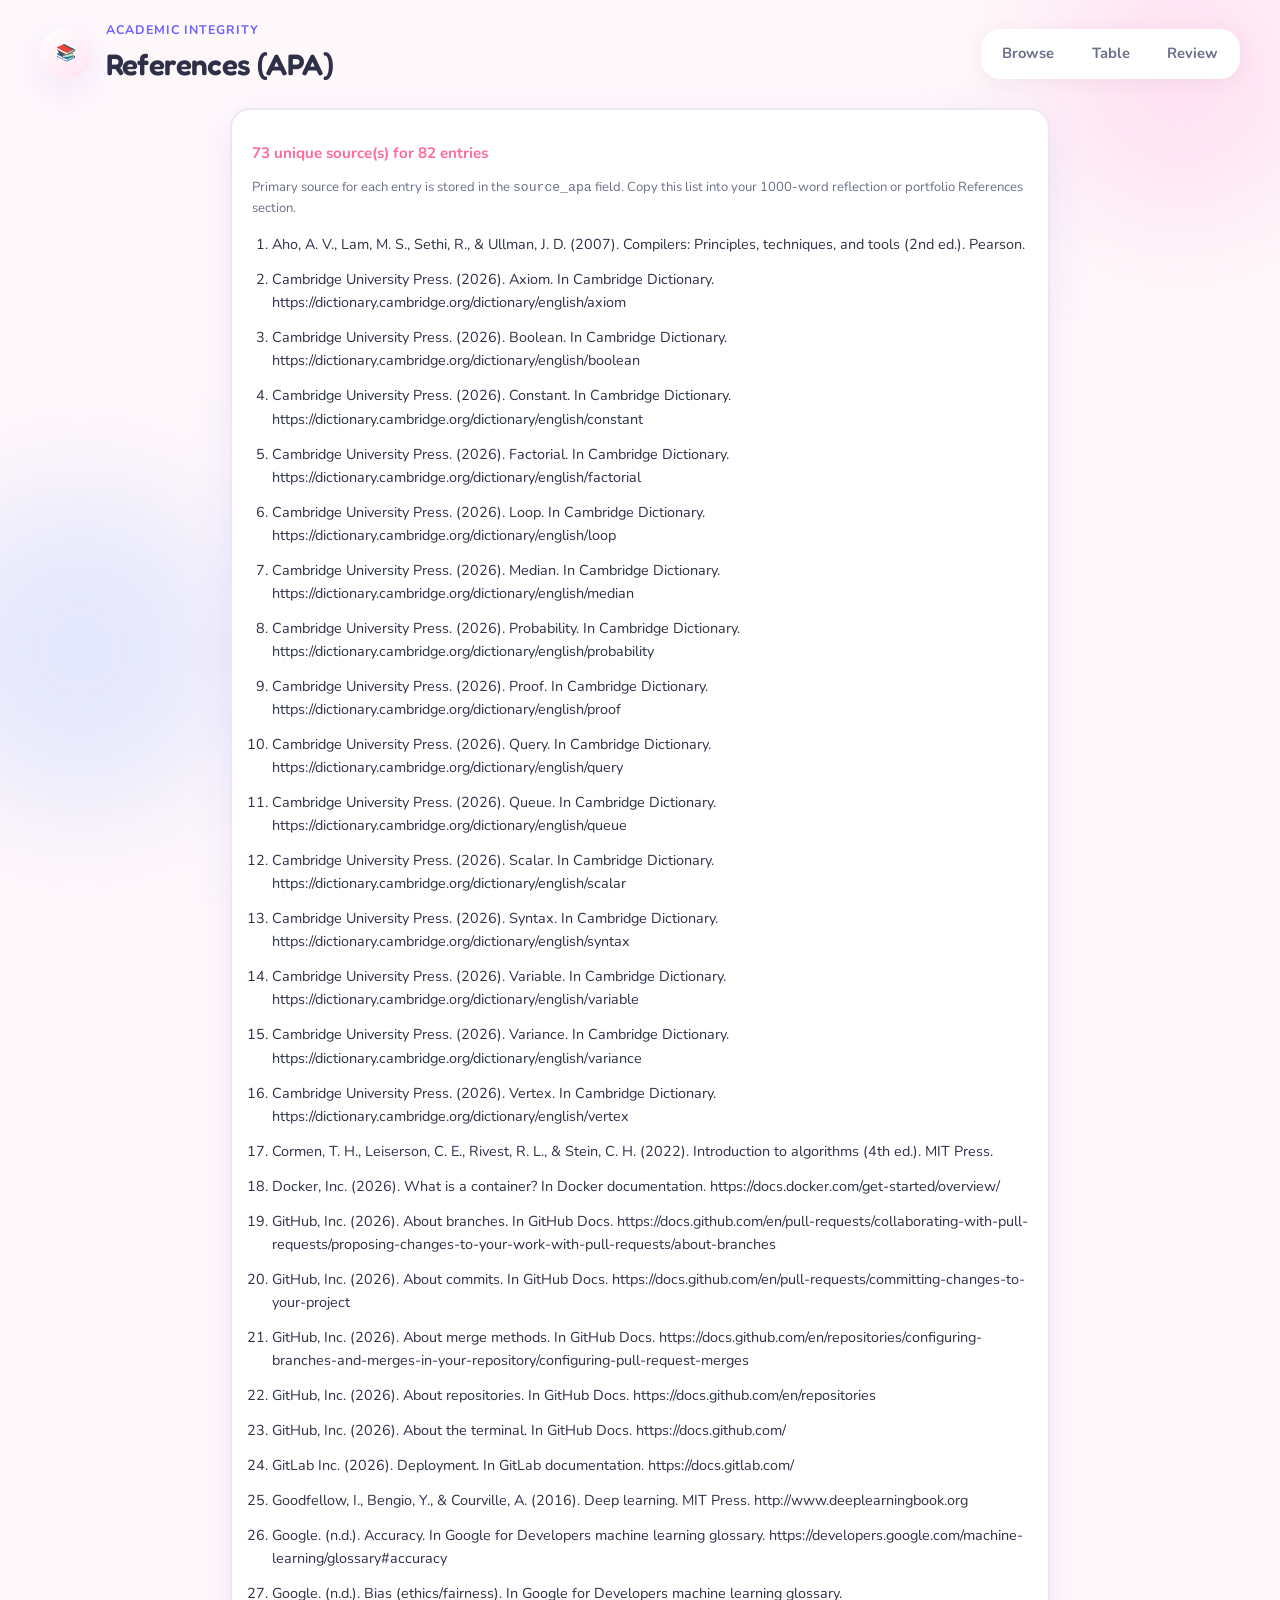
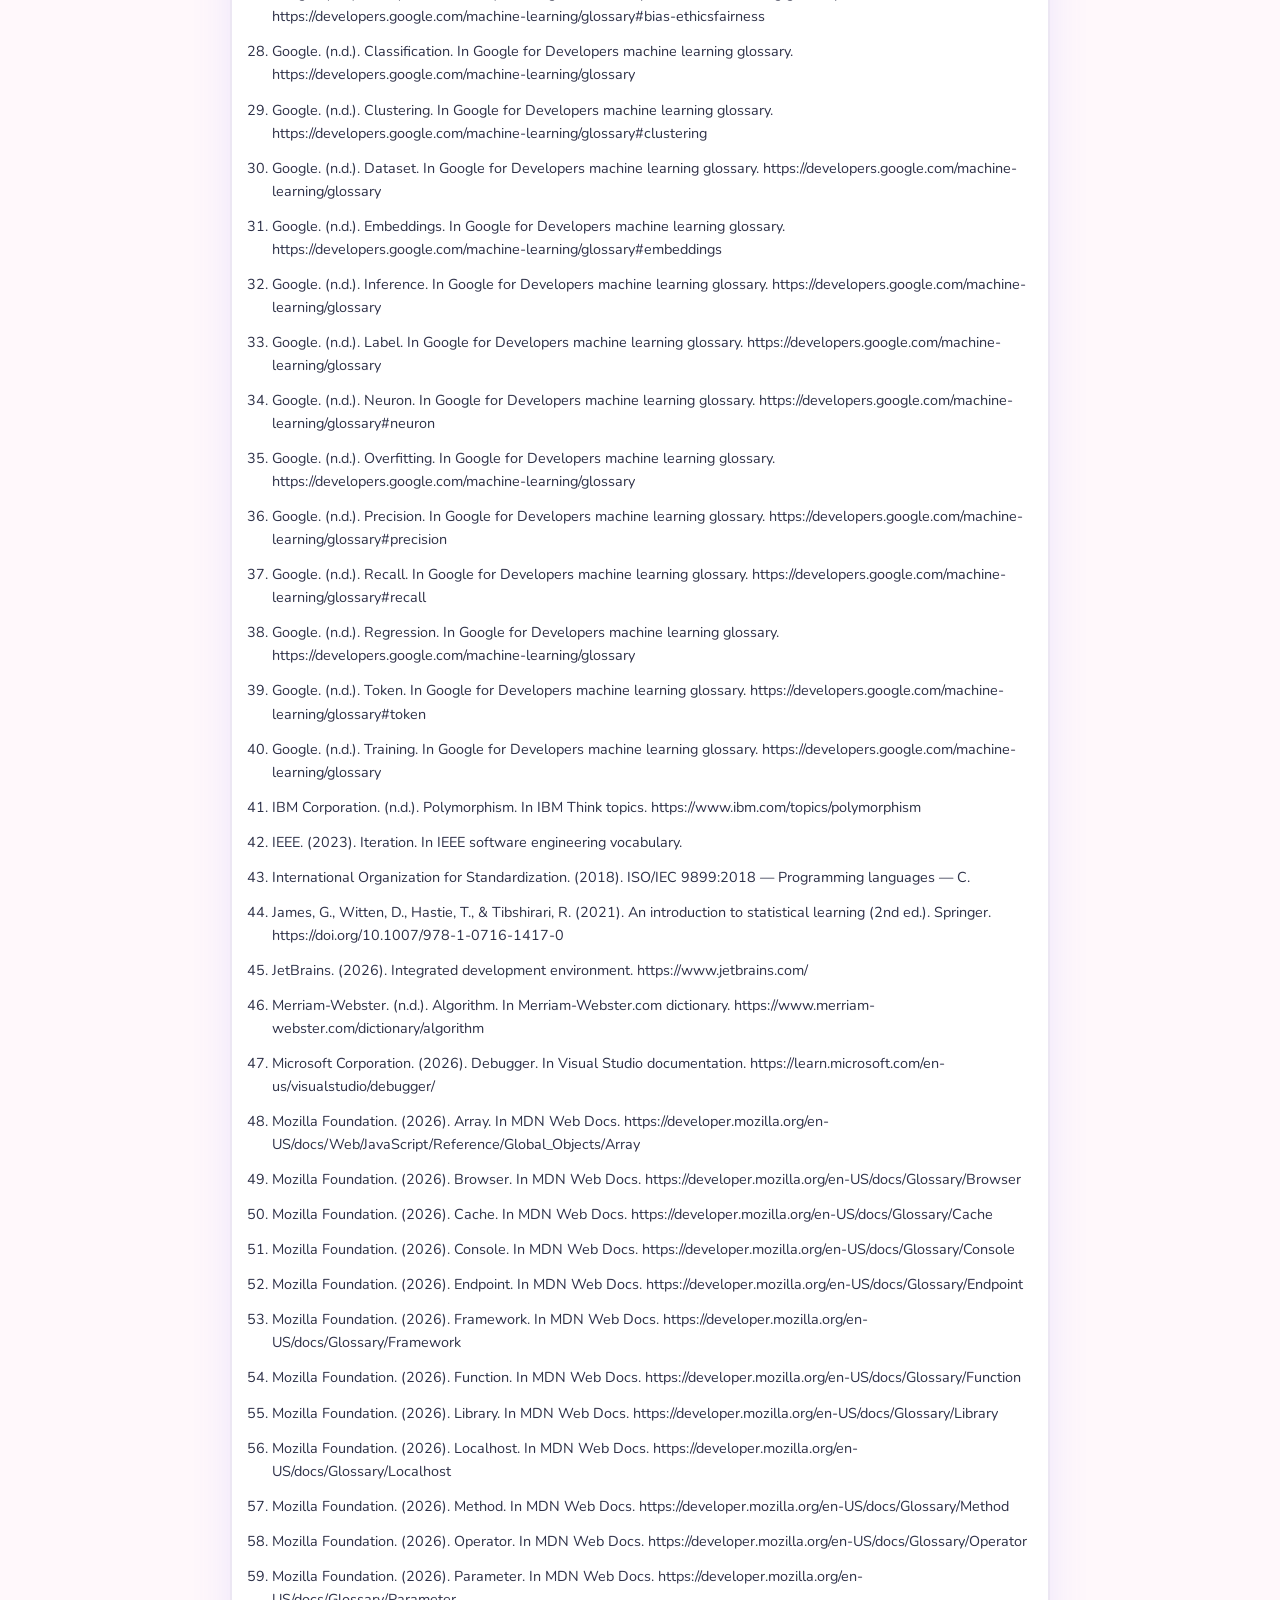
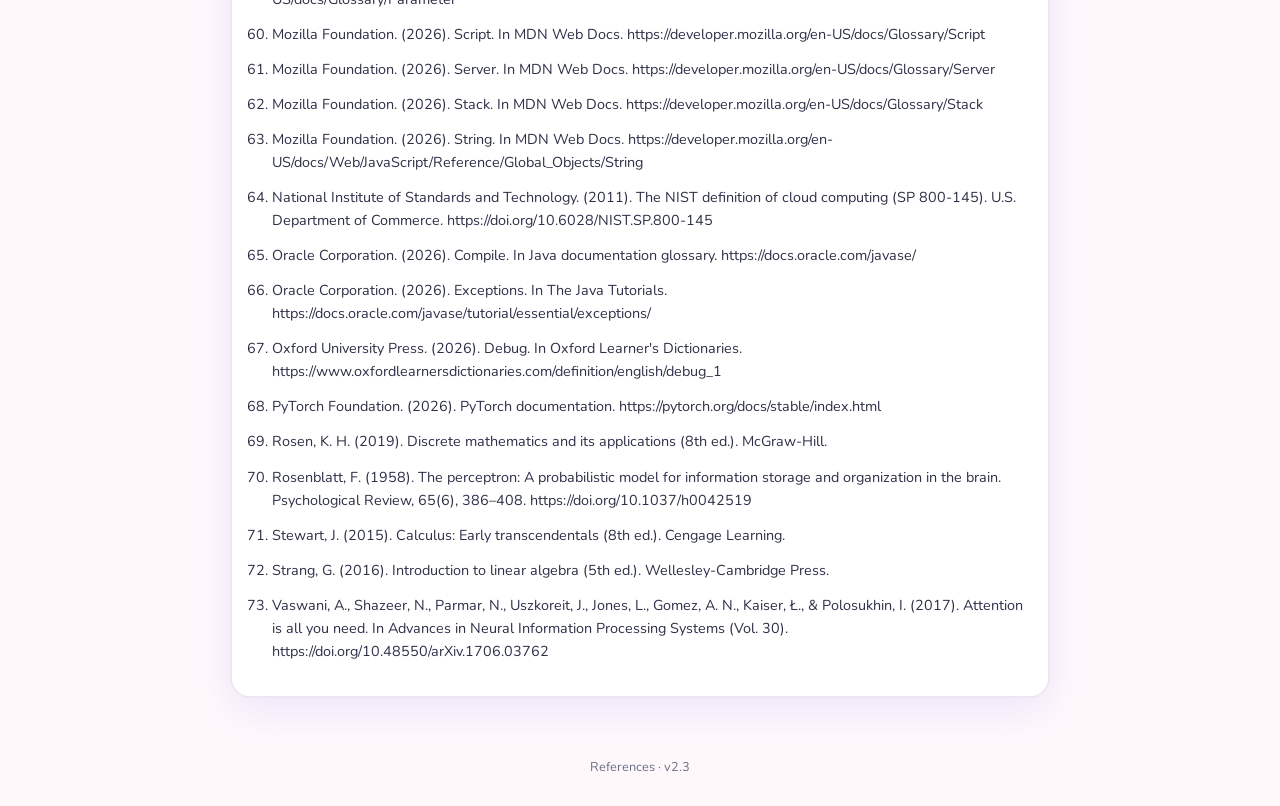
<file: website/references.html>
<!DOCTYPE html>
<html lang="en">
  <head>
    <meta charset="UTF-8" />
    <meta name="viewport" content="width=device-width, initial-scale=1.0" />
    <title>ByteBuddy Vocab Hub — References</title>
    <link rel="preconnect" href="https://fonts.googleapis.com" />
    <link rel="preconnect" href="https://fonts.gstatic.com" crossorigin />
    <link
      href="https://fonts.googleapis.com/css2?family=Fredoka:wght@400;500;600&family=Nunito:wght@400;600;700&display=swap"
      rel="stylesheet"
    />
    <link rel="stylesheet" href="css/style.css" />
  </head>
  <body data-page="refs">
    <div class="blob blob-a" aria-hidden="true"></div>
    <div class="blob blob-b" aria-hidden="true"></div>

    <header class="site-header">
      <div class="brand">
        <span class="mascot-static" aria-hidden="true">📚</span>
        <div>
          <p class="eyebrow">Academic integrity</p>
          <h1>References (APA)</h1>
        </div>
      </div>
      <nav class="site-nav" aria-label="Main"></nav>
    </header>

    <main class="refs-layout">
      <section class="panel float-in">
        <p id="ref-count" class="result-stats"></p>
        <p class="hint">
          Primary source for each entry is stored in the <code>source_apa</code> field.
          Copy this list into your 1000-word reflection or portfolio References section.
        </p>
        <ol id="references-list" class="references-list"></ol>
      </section>
    </main>

    <footer class="site-footer">
      <p>References · <span data-db-version></span></p>
    </footer>

    <script src="js/vocab-extra.js"></script>
    <script src="js/words.js"></script>
    <script src="js/shared.js"></script>
    <script src="js/nav.js"></script>
    <script src="js/references.js"></script>
  </body>
</html>
</file>
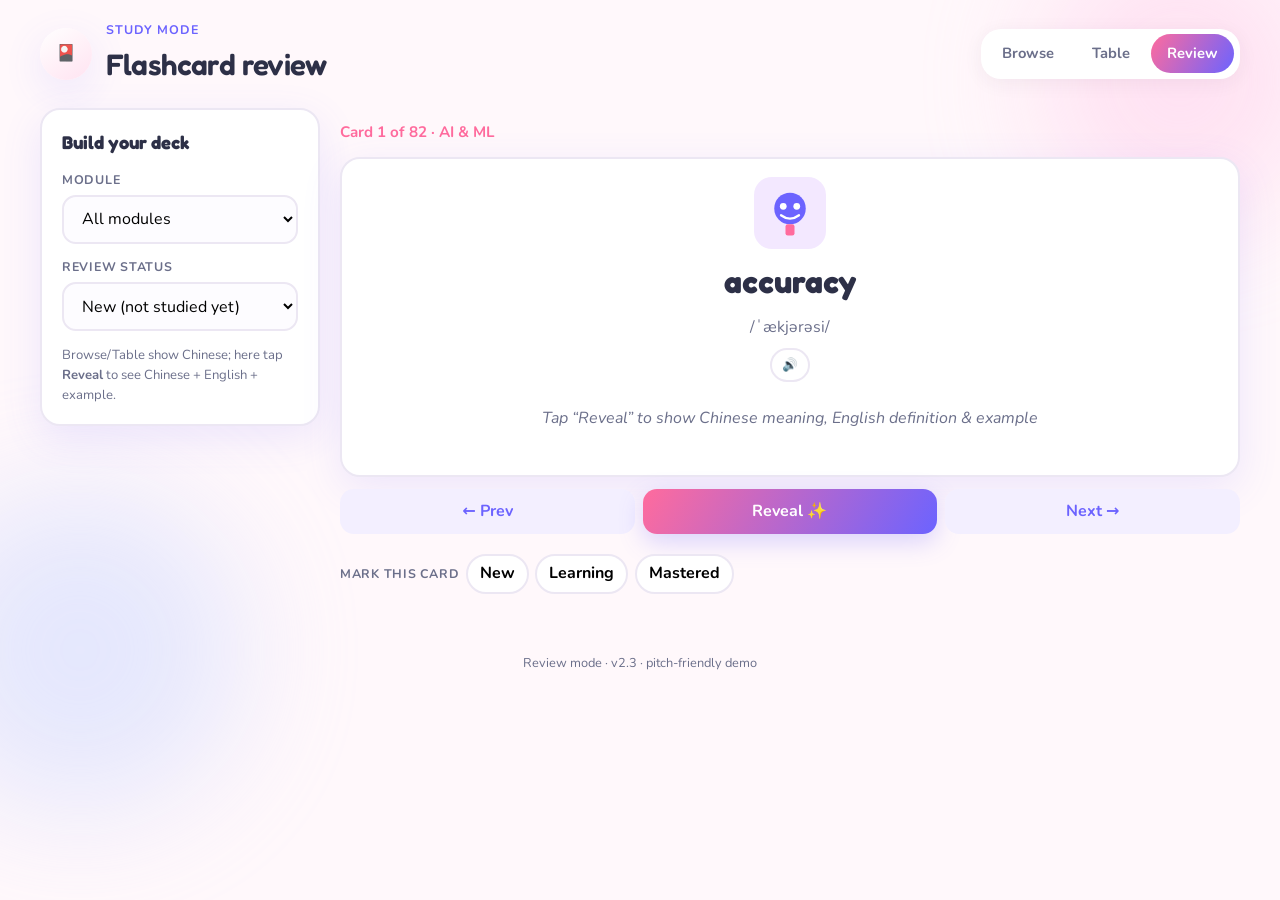
<file: website/review.html>
<!DOCTYPE html>
<html lang="en">
  <head>
    <meta charset="UTF-8" />
    <meta name="viewport" content="width=device-width, initial-scale=1.0" />
    <title>ByteBuddy Vocab Hub — Review</title>
    <link rel="preconnect" href="https://fonts.googleapis.com" />
    <link rel="preconnect" href="https://fonts.gstatic.com" crossorigin />
    <link
      href="https://fonts.googleapis.com/css2?family=Fredoka:wght@400;500;600&family=Nunito:wght@400;600;700&display=swap"
      rel="stylesheet"
    />
    <link rel="stylesheet" href="css/style.css" />
  </head>
  <body
    data-page="review"
    data-nav-prefix=""
    data-asset-prefix=""
    data-browse-href="../index.html"
  >
    <div class="blob blob-a" aria-hidden="true"></div>
    <div class="blob blob-b" aria-hidden="true"></div>

    <header class="site-header">
      <div class="brand">
        <span class="mascot-static" aria-hidden="true">🎴</span>
        <div>
          <p class="eyebrow">Study mode</p>
          <h1>Flashcard review</h1>
        </div>
      </div>
      <nav class="site-nav" aria-label="Main"></nav>
    </header>

    <main class="review-layout">
      <section class="panel float-in">
        <h2 class="panel-title">Build your deck</h2>
        <label class="field">
          <span class="field-label">Module</span>
          <select id="review-module">
            <option value="">All modules</option>
            <option value="Programming">Programming</option>
            <option value="AI &amp; ML">AI &amp; ML</option>
            <option value="Maths &amp; Logic">Maths &amp; Logic</option>
            <option value="Lab &amp; Tools">Lab &amp; Tools</option>
          </select>
        </label>
        <label class="field">
          <span class="field-label">Review status</span>
          <select id="review-status">
            <option value="New" selected>New (not studied yet)</option>
            <option value="">All statuses</option>
            <option value="Learning">Learning</option>
            <option value="Mastered">Mastered</option>
          </select>
        </label>
        <p class="hint">
          Browse/Table show Chinese; here tap <strong>Reveal</strong> to see Chinese + English + example.
        </p>
      </section>

      <section class="flash-area float-in delay-1">
        <p id="flash-meta" class="result-stats"></p>
        <article id="flashcard" class="flashcard panel"></article>
        <div id="review-empty" class="empty-state" hidden>
          <p class="empty-icon" aria-hidden="true"></p>
          <p>No cards match this filter. Choose <strong>New</strong> or <strong>All statuses</strong>, or pick another module.</p>
        </div>
        <div class="flash-controls">
          <button type="button" id="btn-prev" class="btn-secondary">← Prev</button>
          <button type="button" id="btn-reveal" class="btn-primary">Reveal ✨</button>
          <button type="button" id="btn-next" class="btn-secondary">Next →</button>
        </div>
        <div class="flash-mark" role="group" aria-label="Mark card">
          <span class="field-label">Mark this card</span>
          <button type="button" class="review-btn-wide" data-mark-review="New">New</button>
          <button type="button" class="review-btn-wide" data-mark-review="Learning">Learning</button>
          <button type="button" class="review-btn-wide" data-mark-review="Mastered">Mastered</button>
        </div>
      </section>
    </main>

    <footer class="site-footer">
      <p>Review mode · <span data-db-version></span> · pitch-friendly demo</p>
    </footer>

    <script src="js/vocab-extra.js"></script>
    <script src="js/words.js"></script>
    <script src="js/review-storage.js"></script>
    <script src="js/shared.js"></script>
    <script src="js/export-sort.js"></script>
    <script src="js/speech.js"></script>
    <script src="js/nav.js"></script>
    <script src="js/review-mode.js"></script>
  </body>
</html>
</file>
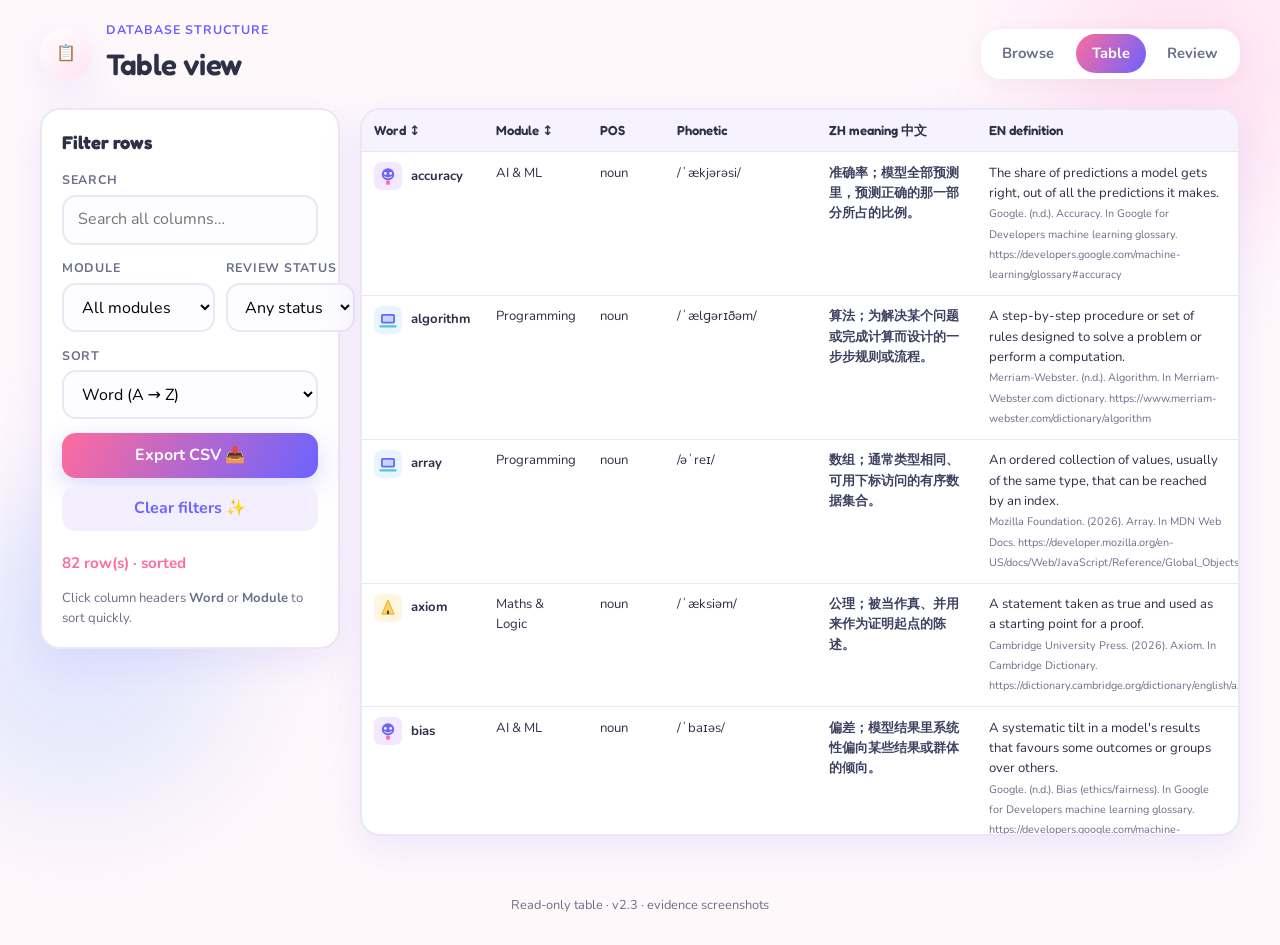
<file: website/table.html>
<!DOCTYPE html>
<html lang="en">
  <head>
    <meta charset="UTF-8" />
    <meta name="viewport" content="width=device-width, initial-scale=1.0" />
    <title>ByteBuddy Vocab Hub — Table</title>
    <link rel="preconnect" href="https://fonts.googleapis.com" />
    <link rel="preconnect" href="https://fonts.gstatic.com" crossorigin />
    <link
      href="https://fonts.googleapis.com/css2?family=Fredoka:wght@400;500;600&family=Nunito:wght@400;600;700&display=swap"
      rel="stylesheet"
    />
    <link rel="stylesheet" href="css/style.css" />
  </head>
  <body
    data-page="table"
    data-nav-prefix=""
    data-asset-prefix=""
    data-browse-href="../index.html"
  >
    <div class="blob blob-a" aria-hidden="true"></div>
    <div class="blob blob-b" aria-hidden="true"></div>

    <header class="site-header">
      <div class="brand">
        <span class="mascot-static" aria-hidden="true">📋</span>
        <div>
          <p class="eyebrow">Database structure</p>
          <h1>Table view</h1>
        </div>
      </div>
      <nav class="site-nav" aria-label="Main"></nav>
    </header>

    <main class="layout layout-table">
      <section class="panel filters-panel float-in">
        <h2 class="panel-title">Filter rows</h2>
        <label class="field">
          <span class="field-label">Search</span>
          <input id="search" type="search" placeholder="Search all columns…" />
        </label>
        <div class="field-row">
          <label class="field">
            <span class="field-label">Module</span>
            <select id="filter-module">
              <option value="">All modules</option>
              <option value="Programming">Programming</option>
              <option value="AI &amp; ML">AI &amp; ML</option>
              <option value="Maths &amp; Logic">Maths &amp; Logic</option>
              <option value="Lab &amp; Tools">Lab &amp; Tools</option>
            </select>
          </label>
          <label class="field">
            <span class="field-label">Review status</span>
            <select id="filter-review">
              <option value="">Any status</option>
              <option value="New">New</option>
              <option value="Learning">Learning</option>
              <option value="Mastered">Mastered</option>
            </select>
          </label>
        </div>
        <label class="field">
          <span class="field-label">Sort</span>
          <select id="filter-sort">
            <option value="word-asc">Word (A → Z)</option>
            <option value="module-asc">Module, then word</option>
            <option value="date-desc">Word length</option>
            <option value="status-group">Review status</option>
          </select>
        </label>
        <button type="button" id="btn-export-csv" class="btn-primary">Export CSV 📥</button>
        <button type="button" id="btn-clear-filters" class="btn-secondary">Clear filters ✨</button>
        <p id="table-count" class="result-stats"></p>
        <p class="hint">Click column headers <strong>Word</strong> or <strong>Module</strong> to sort quickly.</p>
      </section>

      <section class="table-wrap panel float-in delay-1">
        <div class="table-scroll">
          <table class="vocab-table">
            <thead>
              <tr>
                <th class="sortable" data-sort-key="word">Word ↕</th>
                <th class="sortable" data-sort-key="module">Module ↕</th>
                <th>POS</th>
                <th>Phonetic</th>
                <th>ZH meaning 中文</th>
                <th>EN definition</th>
                <th>Example</th>
                <th>Review</th>
              </tr>
            </thead>
            <tbody id="vocab-tbody"></tbody>
          </table>
        </div>
      </section>
    </main>

    <footer class="site-footer">
      <p>Read-only table · <span data-db-version></span> · evidence screenshots</p>
    </footer>

    <script src="js/vocab-extra.js"></script>
    <script src="js/words.js"></script>
    <script src="js/review-storage.js"></script>
    <script src="js/shared.js"></script>
    <script src="js/export-sort.js"></script>
    <script src="js/speech.js"></script>
    <script src="js/nav.js"></script>
    <script src="js/table.js"></script>
  </body>
</html>
</file>
<file: website/css/style.css>
:root {
  --bg: #fff8fb;
  --surface: #ffffff;
  --ink: #2d3047;
  --muted: #6b6f8a;
  --accent: #ff6b9d;
  --accent-2: #6c63ff;
  --accent-3: #ffd166;
  --mint: #4ecdc4;
  --border: #ece7f3;
  --shadow: 0 12px 40px rgba(108, 99, 255, 0.12);
  --radius: 20px;
  --font-display: "Fredoka", system-ui, sans-serif;
  --font-body: "Nunito", system-ui, sans-serif;
}

*,
*::before,
*::after {
  box-sizing: border-box;
}

html {
  scroll-behavior: smooth;
}

body {
  margin: 0;
  min-height: 100vh;
  font-family: var(--font-body);
  color: var(--ink);
  background: var(--bg);
  line-height: 1.55;
  position: relative;
  overflow-x: hidden;
}

.blob {
  position: fixed;
  border-radius: 50%;
  filter: blur(60px);
  opacity: 0.45;
  z-index: -1;
  animation: drift 14s ease-in-out infinite alternate;
}

.blob-a {
  width: 280px;
  height: 280px;
  background: #ffc6e8;
  top: -60px;
  right: -40px;
}

.blob-b {
  width: 320px;
  height: 320px;
  background: #c6d4ff;
  bottom: 10%;
  left: -80px;
  animation-delay: -4s;
}

@keyframes drift {
  from {
    transform: translate(0, 0) scale(1);
  }
  to {
    transform: translate(24px, 18px) scale(1.06);
  }
}

.site-header {
  display: flex;
  flex-wrap: wrap;
  align-items: center;
  justify-content: space-between;
  gap: 1rem;
  padding: 1.25rem clamp(1rem, 4vw, 2.5rem);
}

.brand {
  display: flex;
  align-items: center;
  gap: 0.85rem;
}

.brand h1 {
  margin: 0;
  font-family: var(--font-display);
  font-size: clamp(1.35rem, 3vw, 1.85rem);
  font-weight: 600;
  letter-spacing: -0.02em;
}

.eyebrow {
  margin: 0 0 0.15rem;
  font-size: 0.78rem;
  text-transform: uppercase;
  letter-spacing: 0.08em;
  color: var(--accent-2);
  font-weight: 700;
}

.mascot,
.mascot-static {
  width: 3.25rem;
  height: 3.25rem;
  border: none;
  border-radius: 50%;
  background: linear-gradient(145deg, #fff, #ffe3f1);
  box-shadow: var(--shadow);
  display: grid;
  place-items: center;
  cursor: pointer;
  transition: transform 0.25s cubic-bezier(0.34, 1.56, 0.64, 1);
}

.mascot:hover {
  transform: scale(1.08) rotate(-4deg);
}

.mascot-face {
  font-size: 1.65rem;
}

.mascot.wiggle {
  animation: wiggle 0.55s ease;
}

@keyframes wiggle {
  0%,
  100% {
    transform: rotate(0);
  }
  25% {
    transform: rotate(-10deg) scale(1.05);
  }
  75% {
    transform: rotate(10deg) scale(1.05);
  }
}

.site-nav {
  display: flex;
  flex-wrap: wrap;
  gap: 0.35rem;
  background: var(--surface);
  padding: 0.35rem;
  border-radius: 20px;
  box-shadow: 0 4px 20px rgba(45, 48, 71, 0.06);
  max-width: 100%;
}

.nav-link {
  text-decoration: none;
  color: var(--muted);
  font-weight: 700;
  font-size: 0.92rem;
  padding: 0.5rem 1rem;
  border-radius: 999px;
  transition: background 0.2s, color 0.2s, transform 0.2s;
}

.nav-link:hover {
  color: var(--ink);
  transform: translateY(-1px);
}

.nav-link.is-active {
  background: linear-gradient(120deg, var(--accent), var(--accent-2));
  color: #fff;
}

.layout {
  display: grid;
  grid-template-columns: minmax(260px, 320px) 1fr;
  gap: 1.25rem;
  padding: 0 clamp(1rem, 4vw, 2.5rem) 2rem;
  align-items: start;
}

.layout-table {
  grid-template-columns: minmax(260px, 300px) 1fr;
}

.panel {
  background: var(--surface);
  border-radius: var(--radius);
  border: 2px solid var(--border);
  box-shadow: var(--shadow);
  padding: 1.15rem 1.25rem;
}

.panel-title {
  margin: 0 0 0.85rem;
  font-family: var(--font-display);
  font-size: 1.15rem;
}

.field {
  display: flex;
  flex-direction: column;
  gap: 0.35rem;
  margin-bottom: 0.85rem;
}

.field-label {
  font-size: 0.78rem;
  font-weight: 700;
  color: var(--muted);
  text-transform: uppercase;
  letter-spacing: 0.06em;
}

.field input,
.field select {
  font: inherit;
  padding: 0.65rem 0.85rem;
  border-radius: 14px;
  border: 2px solid var(--border);
  background: #fdfcff;
  transition: border-color 0.2s, box-shadow 0.2s;
}

.field input:focus,
.field select:focus {
  outline: none;
  border-color: var(--accent-2);
  box-shadow: 0 0 0 3px rgba(108, 99, 255, 0.2);
}

.field-row {
  display: grid;
  grid-template-columns: 1fr 1fr;
  gap: 0.65rem;
}

.btn-primary,
.btn-secondary {
  font: inherit;
  font-weight: 700;
  border: none;
  cursor: pointer;
  width: 100%;
  padding: 0.65rem 1rem;
  border-radius: 14px;
  margin-bottom: 0.45rem;
  transition: transform 0.15s, background 0.15s, box-shadow 0.15s;
}

.btn-primary {
  background: linear-gradient(120deg, var(--accent), var(--accent-2));
  color: #fff;
  box-shadow: 0 8px 24px rgba(108, 99, 255, 0.25);
}

.btn-primary:hover {
  transform: translateY(-2px);
}

.btn-secondary {
  background: #f3efff;
  color: var(--accent-2);
}

.btn-secondary:hover {
  background: #e8e2ff;
  transform: translateY(-2px);
}

.btn-secondary:active {
  transform: translateY(0);
}

.result-stats {
  margin: 0.85rem 0 0;
  font-weight: 700;
  color: var(--accent);
  font-size: 0.95rem;
}

.hint {
  margin: 0.75rem 0 0;
  font-size: 0.82rem;
  color: var(--muted);
}

.card-grid {
  display: grid;
  grid-template-columns: repeat(auto-fill, minmax(280px, 1fr));
  gap: 1rem;
}

.vocab-card {
  background: var(--surface);
  border-radius: var(--radius);
  border: 2px solid var(--border);
  padding: 1.1rem 1.15rem;
  box-shadow: 0 8px 28px rgba(45, 48, 71, 0.07);
  transition: transform 0.25s cubic-bezier(0.34, 1.56, 0.64, 1), box-shadow 0.25s;
}

.vocab-card:hover {
  transform: translateY(-6px) rotate(-0.5deg);
  box-shadow: 0 16px 40px rgba(255, 107, 157, 0.18);
}

.card-head {
  display: flex;
  justify-content: space-between;
  align-items: flex-start;
  gap: 0.5rem;
  margin-bottom: 0.65rem;
}

.card-word {
  margin: 0;
  font-family: var(--font-display);
  font-size: 1.35rem;
}

.card-meta {
  margin: 0.2rem 0 0;
  font-size: 0.82rem;
  color: var(--muted);
}

.module-pill {
  font-size: 0.72rem;
  font-weight: 800;
  text-transform: uppercase;
  letter-spacing: 0.04em;
  padding: 0.35rem 0.55rem;
  border-radius: 999px;
  background: #e8fff9;
  color: #1a9e92;
  white-space: nowrap;
}

.card-en {
  margin: 0 0 0.45rem;
  font-size: 0.92rem;
}

.card-zh {
  margin: 0 0 0.65rem;
  font-size: 0.92rem;
  color: #4a4e6a;
  border-left: 3px solid var(--accent-3);
  padding-left: 0.65rem;
}

.source-apa {
  margin: 0.35rem 0 0.5rem;
  font-size: 0.68rem;
  line-height: 1.45;
  color: var(--muted);
  font-style: normal;
}

.card-zh-primary {
  font-size: 1rem;
  font-weight: 700;
  color: #3d4260;
  margin-top: 0.15rem;
}

.col-zh-emphasis {
  font-weight: 600;
  color: #3d4260;
}

.flash-zh-reveal {
  font-size: 1.08rem;
  font-weight: 700;
  text-align: center;
  max-width: 28rem;
}

.card-example {
  margin: 0 0 0.85rem;
  padding: 0.55rem 0.75rem;
  border-radius: 12px;
  background: #f8f5ff;
  font-size: 0.86rem;
  color: var(--muted);
}

.card-foot {
  display: flex;
  align-items: center;
  justify-content: space-between;
  gap: 0.5rem;
}

.review-badge {
  font-size: 0.72rem;
  font-weight: 800;
  padding: 0.3rem 0.55rem;
  border-radius: 999px;
}

.status-new {
  background: #ffe8f3;
  color: #c2185b;
}

.status-learning {
  background: #fff3d6;
  color: #b8860b;
}

.status-mastered {
  background: #dffaf5;
  color: #0d9488;
}

.review-actions {
  display: flex;
  gap: 0.25rem;
}

.review-btn {
  width: 1.85rem;
  height: 1.85rem;
  border-radius: 50%;
  border: 2px solid var(--border);
  background: #fff;
  font-size: 0.72rem;
  font-weight: 800;
  cursor: pointer;
  color: var(--muted);
  transition: transform 0.15s, background 0.15s, border-color 0.15s;
}

.review-btn:hover {
  transform: scale(1.12);
  border-color: var(--accent-2);
}

.review-btn.is-active {
  background: linear-gradient(145deg, var(--accent-2), var(--accent));
  color: #fff;
  border-color: transparent;
}

.empty-state {
  text-align: center;
  padding: 3rem 1rem;
  background: var(--surface);
  border-radius: var(--radius);
  border: 2px dashed var(--border);
}

.empty-emoji {
  font-size: 2.5rem;
  margin: 0 0 0.5rem;
  animation: bounce 1.2s ease infinite;
}

.empty-icon {
  width: 48px;
  height: 48px;
  margin: 0 auto 0.75rem;
  border-radius: 50%;
  background: linear-gradient(145deg, #f3efff, #ffe3f1);
  border: 2px dashed var(--border);
  position: relative;
}

.empty-icon::after {
  content: "?";
  font-family: var(--font-display);
  font-size: 1.5rem;
  color: var(--accent-2);
  position: absolute;
  inset: 0;
  display: grid;
  place-items: center;
}

@keyframes bounce {
  0%,
  100% {
    transform: translateY(0);
  }
  50% {
    transform: translateY(-8px);
  }
}

.float-in {
  animation: floatIn 0.65s cubic-bezier(0.22, 1, 0.36, 1) both;
}

.delay-1 {
  animation-delay: 0.12s;
}

.pop-in {
  animation: popIn 0.5s cubic-bezier(0.34, 1.56, 0.64, 1) both;
}

@keyframes floatIn {
  from {
    opacity: 0;
    transform: translateY(16px);
  }
  to {
    opacity: 1;
    transform: translateY(0);
  }
}

@keyframes popIn {
  from {
    opacity: 0;
    transform: scale(0.92);
  }
  to {
    opacity: 1;
    transform: scale(1);
  }
}

.table-wrap {
  padding: 0;
  overflow: hidden;
}

.table-scroll {
  overflow: auto;
  max-height: calc(100vh - 11rem);
}

.vocab-table {
  width: 100%;
  border-collapse: collapse;
  font-size: 0.82rem;
}

.vocab-table th,
.vocab-table td {
  padding: 0.65rem 0.75rem;
  border-bottom: 1px solid var(--border);
  vertical-align: top;
  text-align: left;
}

.vocab-table th {
  position: sticky;
  top: 0;
  background: #f6f3ff;
  font-family: var(--font-display);
  font-weight: 600;
  z-index: 1;
}

.vocab-table tbody tr {
  transition: background 0.15s;
}

.vocab-table tbody tr:hover {
  background: #fff9fc;
}

.col-word {
  min-width: 7rem;
}

.col-phonetic {
  white-space: nowrap;
}

.col-en,
.col-zh,
.col-example,
.col-source {
  min-width: 10rem;
  max-width: 16rem;
}

.site-footer {
  text-align: center;
  padding: 1rem;
  font-size: 0.8rem;
  color: var(--muted);
}

@media (max-width: 900px) {
  .layout,
  .layout-table {
    grid-template-columns: 1fr;
  }

  .field-row {
    grid-template-columns: 1fr;
  }

  .table-scroll {
    max-height: none;
  }
}

.card-media {
  display: flex;
  align-items: center;
  justify-content: space-between;
  gap: 0.5rem;
  margin-bottom: 0.65rem;
}

.card-icon {
  border-radius: 14px;
  box-shadow: 0 4px 12px rgba(0, 0, 0, 0.06);
}

.btn-listen {
  font: inherit;
  font-size: 0.78rem;
  font-weight: 800;
  border: 2px solid var(--border);
  background: #fff;
  border-radius: 999px;
  padding: 0.35rem 0.65rem;
  cursor: pointer;
  transition: transform 0.15s;
}

.btn-listen:hover {
  transform: scale(1.05);
  border-color: var(--accent);
}

.btn-listen.pulse-once {
  animation: wiggle 0.4s ease;
}

.dashboard-wrap {
  margin-bottom: 0.75rem;
}

.dash-grid {
  display: grid;
  grid-template-columns: repeat(2, 1fr);
  gap: 0.4rem;
}

.dash-card {
  background: #faf7ff;
  border-radius: 12px;
  padding: 0.45rem 0.5rem;
  text-align: center;
  border: 1px solid var(--border);
}

.dash-num {
  display: block;
  font-family: var(--font-display);
  font-size: 1.15rem;
  color: var(--accent-2);
}

.dash-label {
  font-size: 0.65rem;
  color: var(--muted);
  font-weight: 700;
}

.table-thumb {
  width: 28px;
  height: 28px;
  vertical-align: middle;
  margin-right: 0.35rem;
  border-radius: 6px;
}

.sortable {
  cursor: pointer;
  user-select: none;
}

.sortable:hover {
  background: #ebe6ff;
}

.review-layout {
  display: grid;
  grid-template-columns: minmax(240px, 280px) 1fr;
  gap: 1.25rem;
  padding: 0 clamp(1rem, 4vw, 2.5rem) 2rem;
  align-items: start;
}

.refs-layout {
  padding: 0 clamp(1rem, 4vw, 2.5rem) 2rem;
  max-width: 900px;
  margin: 0 auto;
}

.references-list {
  padding-left: 1.25rem;
  line-height: 1.6;
  font-size: 0.9rem;
}

.references-list li {
  margin-bottom: 0.75rem;
}

.flash-area {
  display: flex;
  flex-direction: column;
  gap: 0.75rem;
}

.flashcard {
  min-height: 320px;
  text-align: center;
  display: flex;
  flex-direction: column;
  align-items: center;
  gap: 0.5rem;
}

.flash-word {
  margin: 0;
  font-family: var(--font-display);
  font-size: 2rem;
}

.flash-phonetic {
  margin: 0;
  color: var(--muted);
}

.flash-hint {
  color: var(--muted);
  font-style: italic;
}


.flash-controls {
  display: grid;
  grid-template-columns: 1fr 1fr 1fr;
  gap: 0.5rem;
}

.flash-mark {
  display: flex;
  flex-wrap: wrap;
  align-items: center;
  gap: 0.4rem;
}

.review-btn-wide {
  font: inherit;
  font-weight: 700;
  border: 2px solid var(--border);
  background: #fff;
  border-radius: 999px;
  padding: 0.35rem 0.75rem;
  cursor: pointer;
}

.review-btn-wide:hover {
  border-color: var(--accent-2);
}

@media (max-width: 900px) {
  .review-layout {
    grid-template-columns: 1fr;
  }
}

@media (prefers-reduced-motion: reduce) {
  *,
  *::before,
  *::after {
    animation-duration: 0.01ms !important;
    animation-iteration-count: 1 !important;
    transition-duration: 0.01ms !important;
  }
}
</file>
